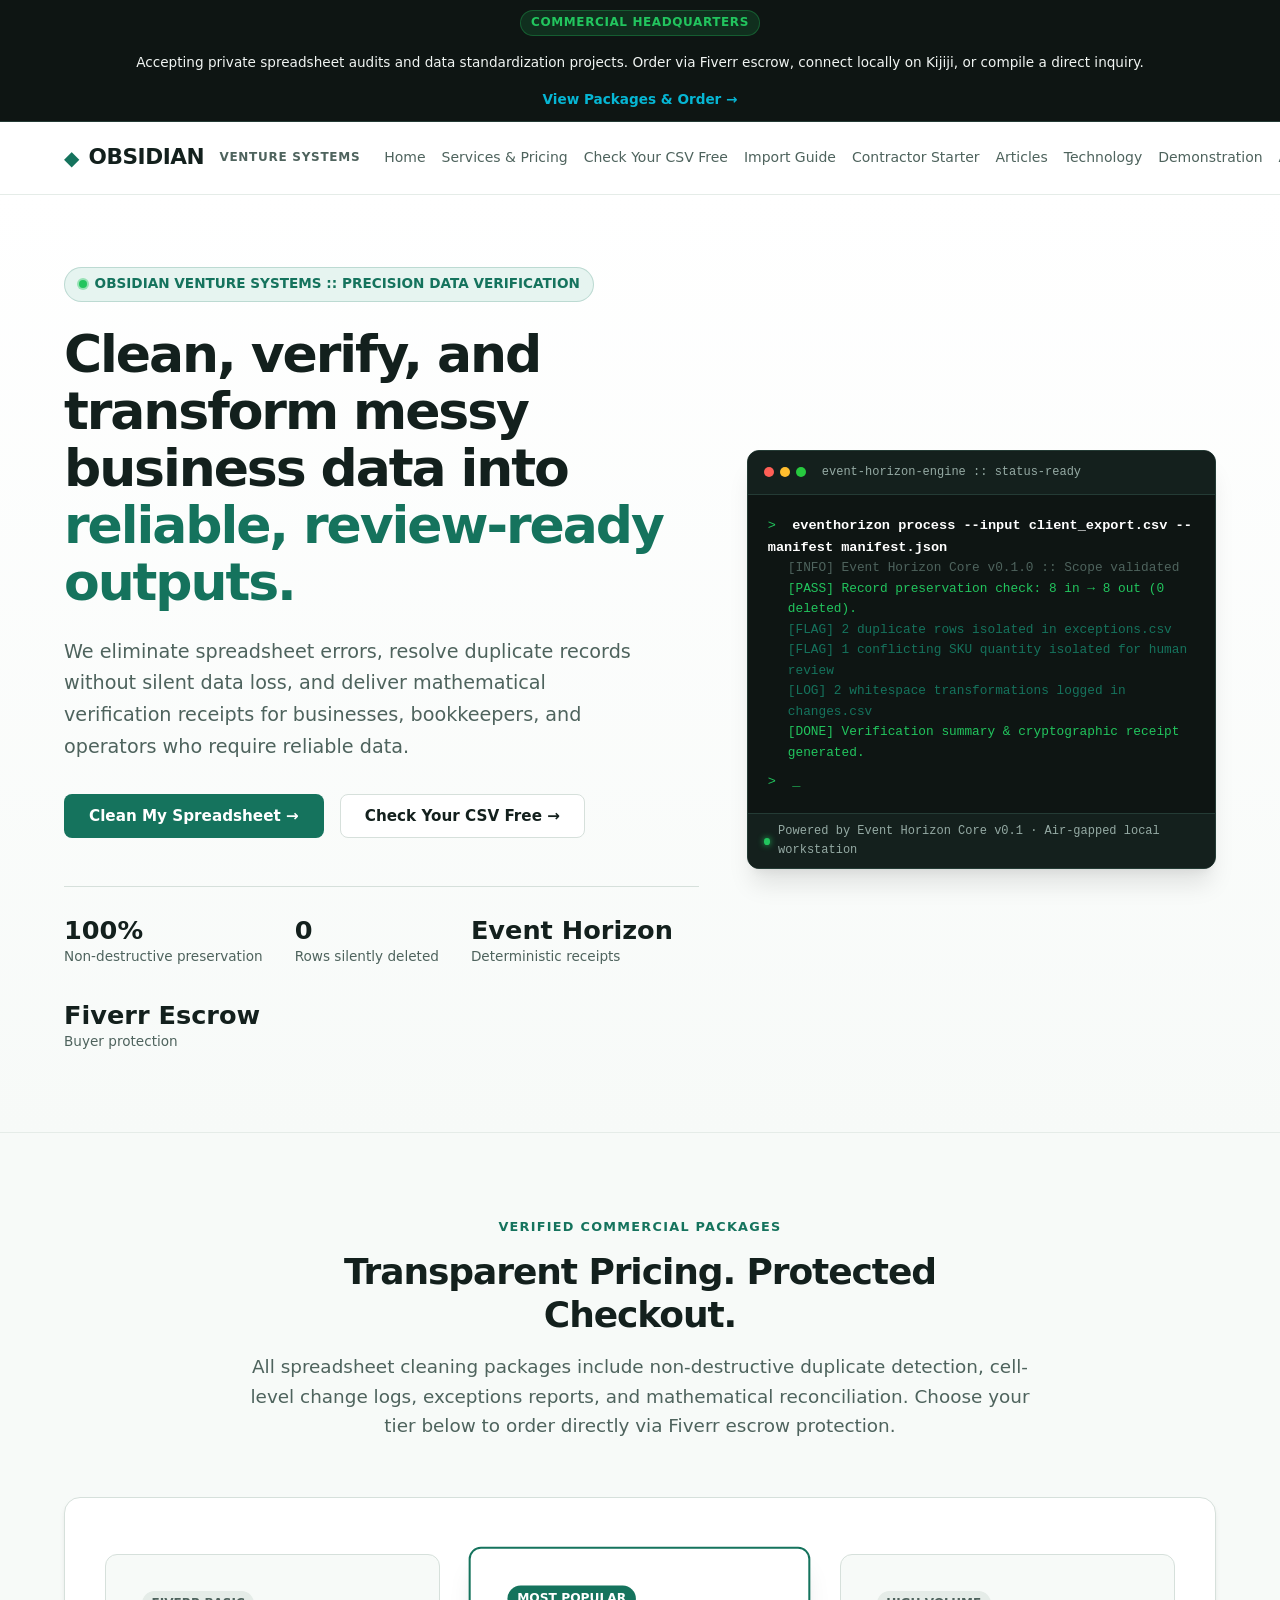
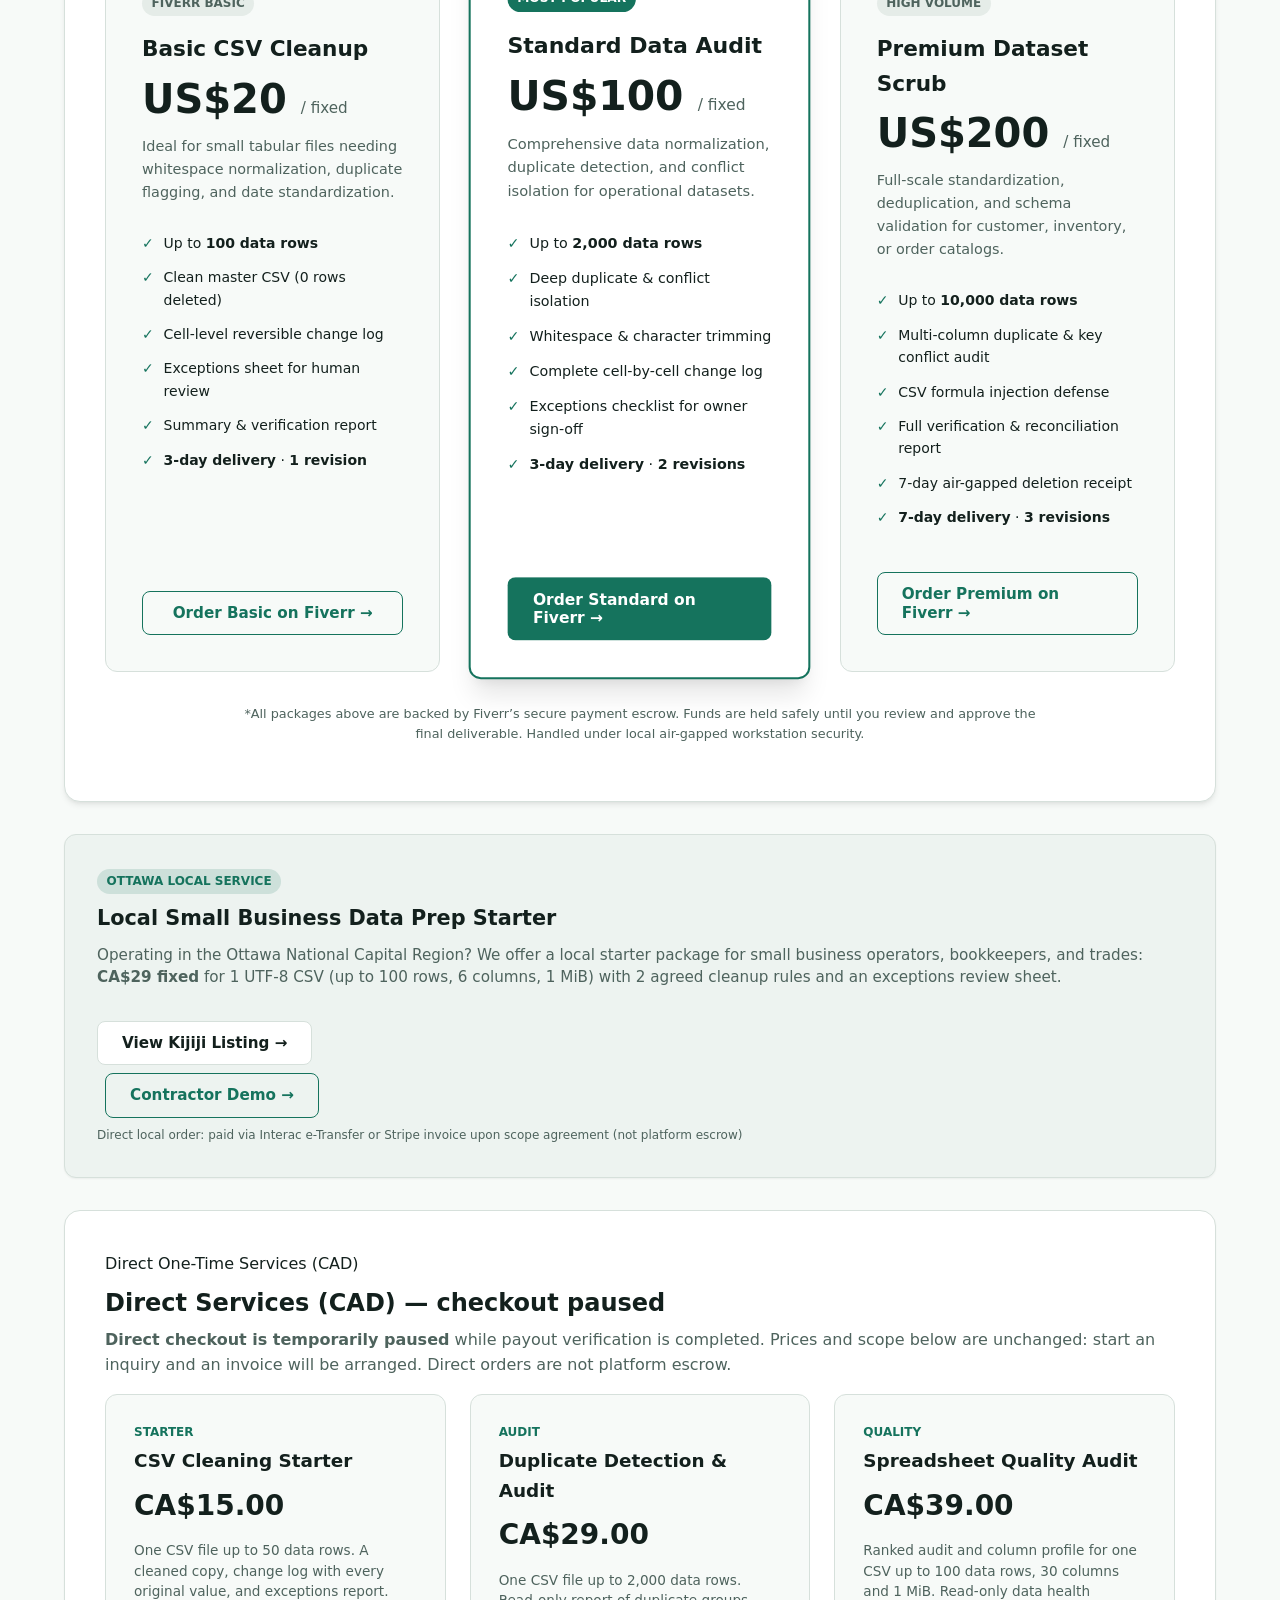
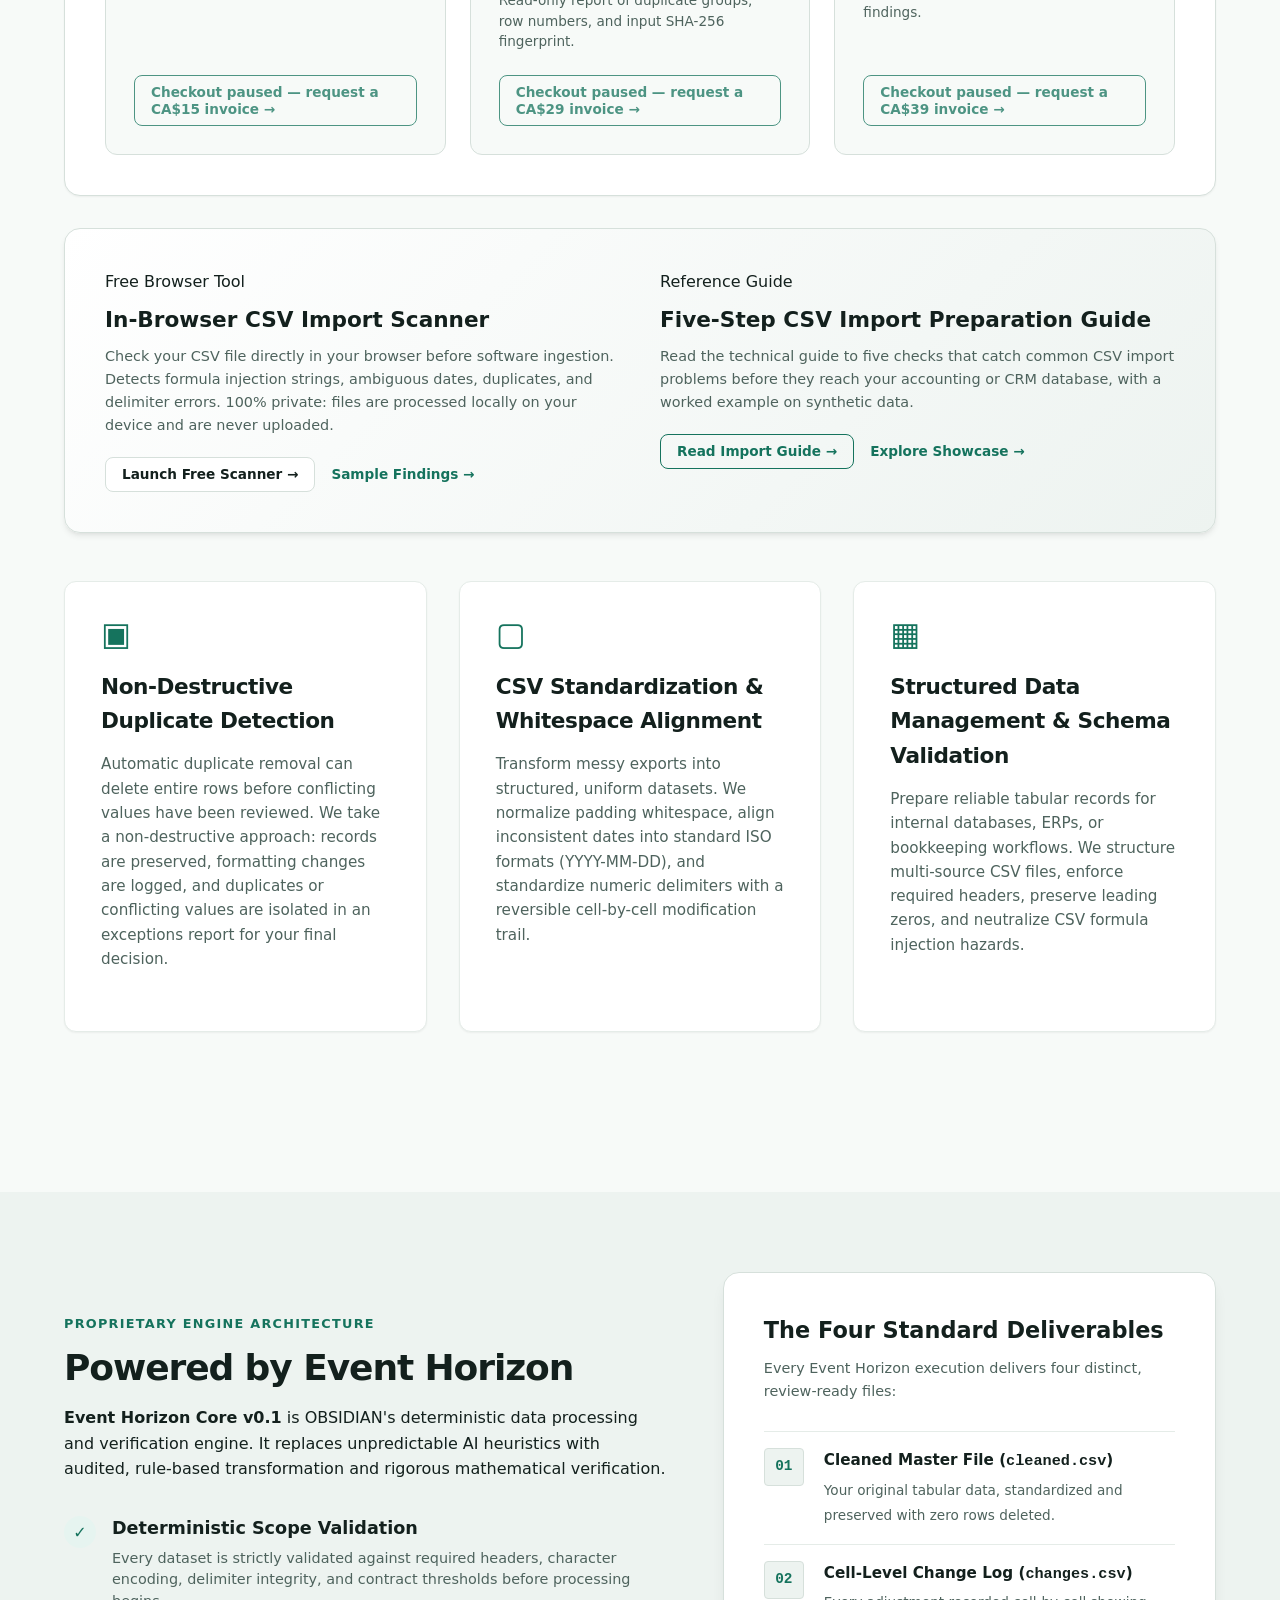
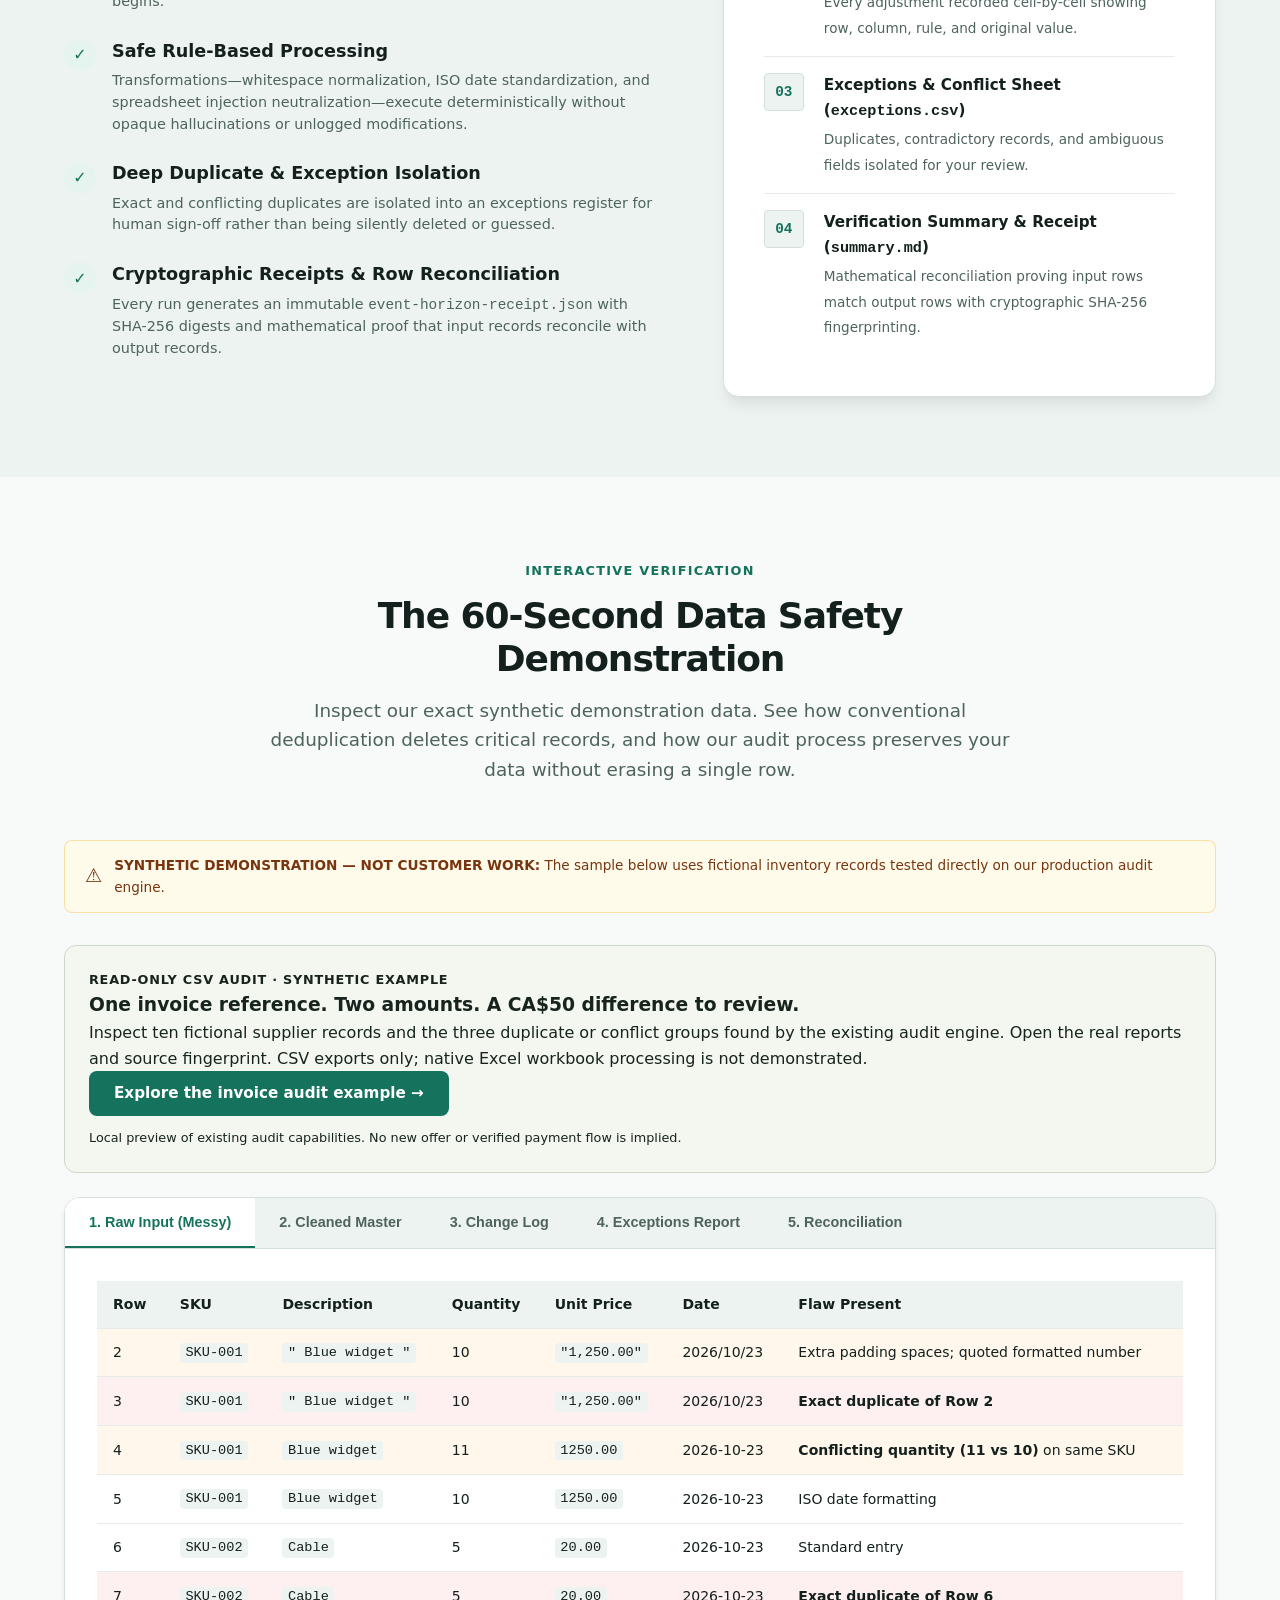
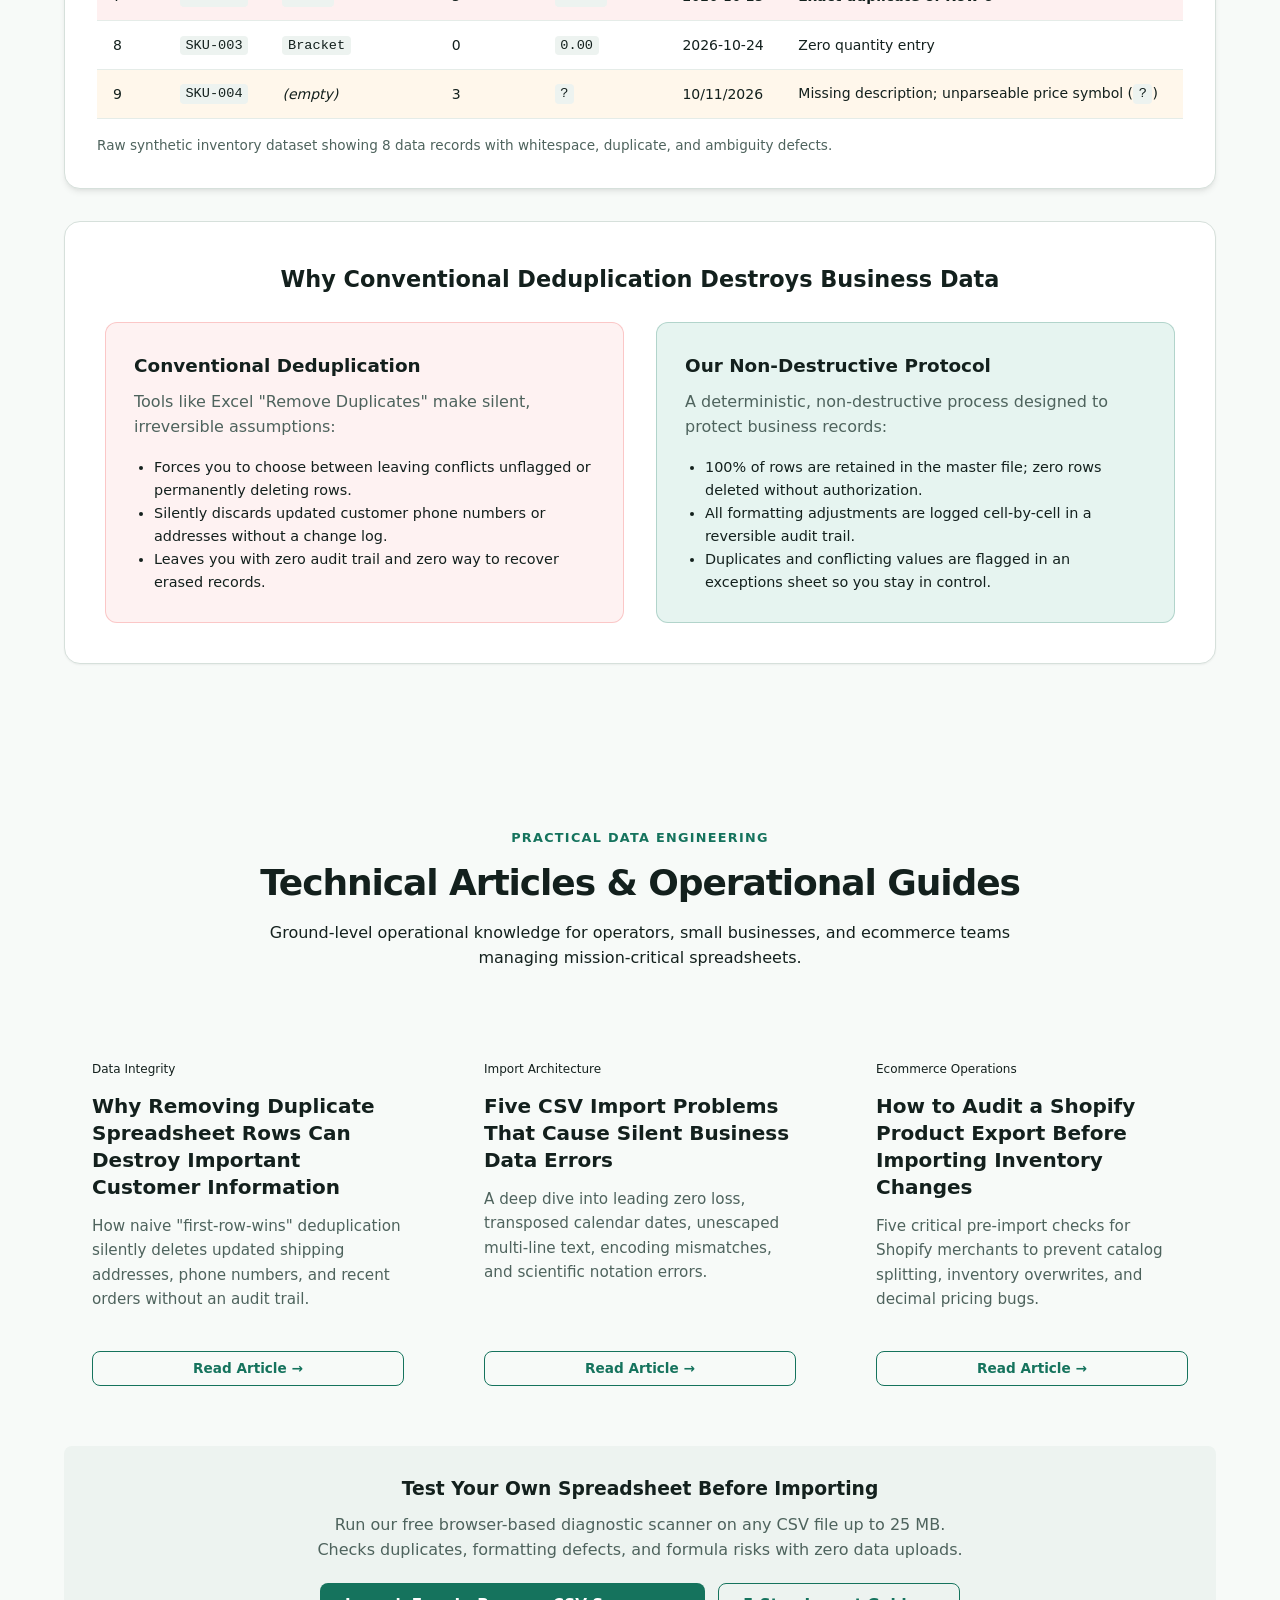
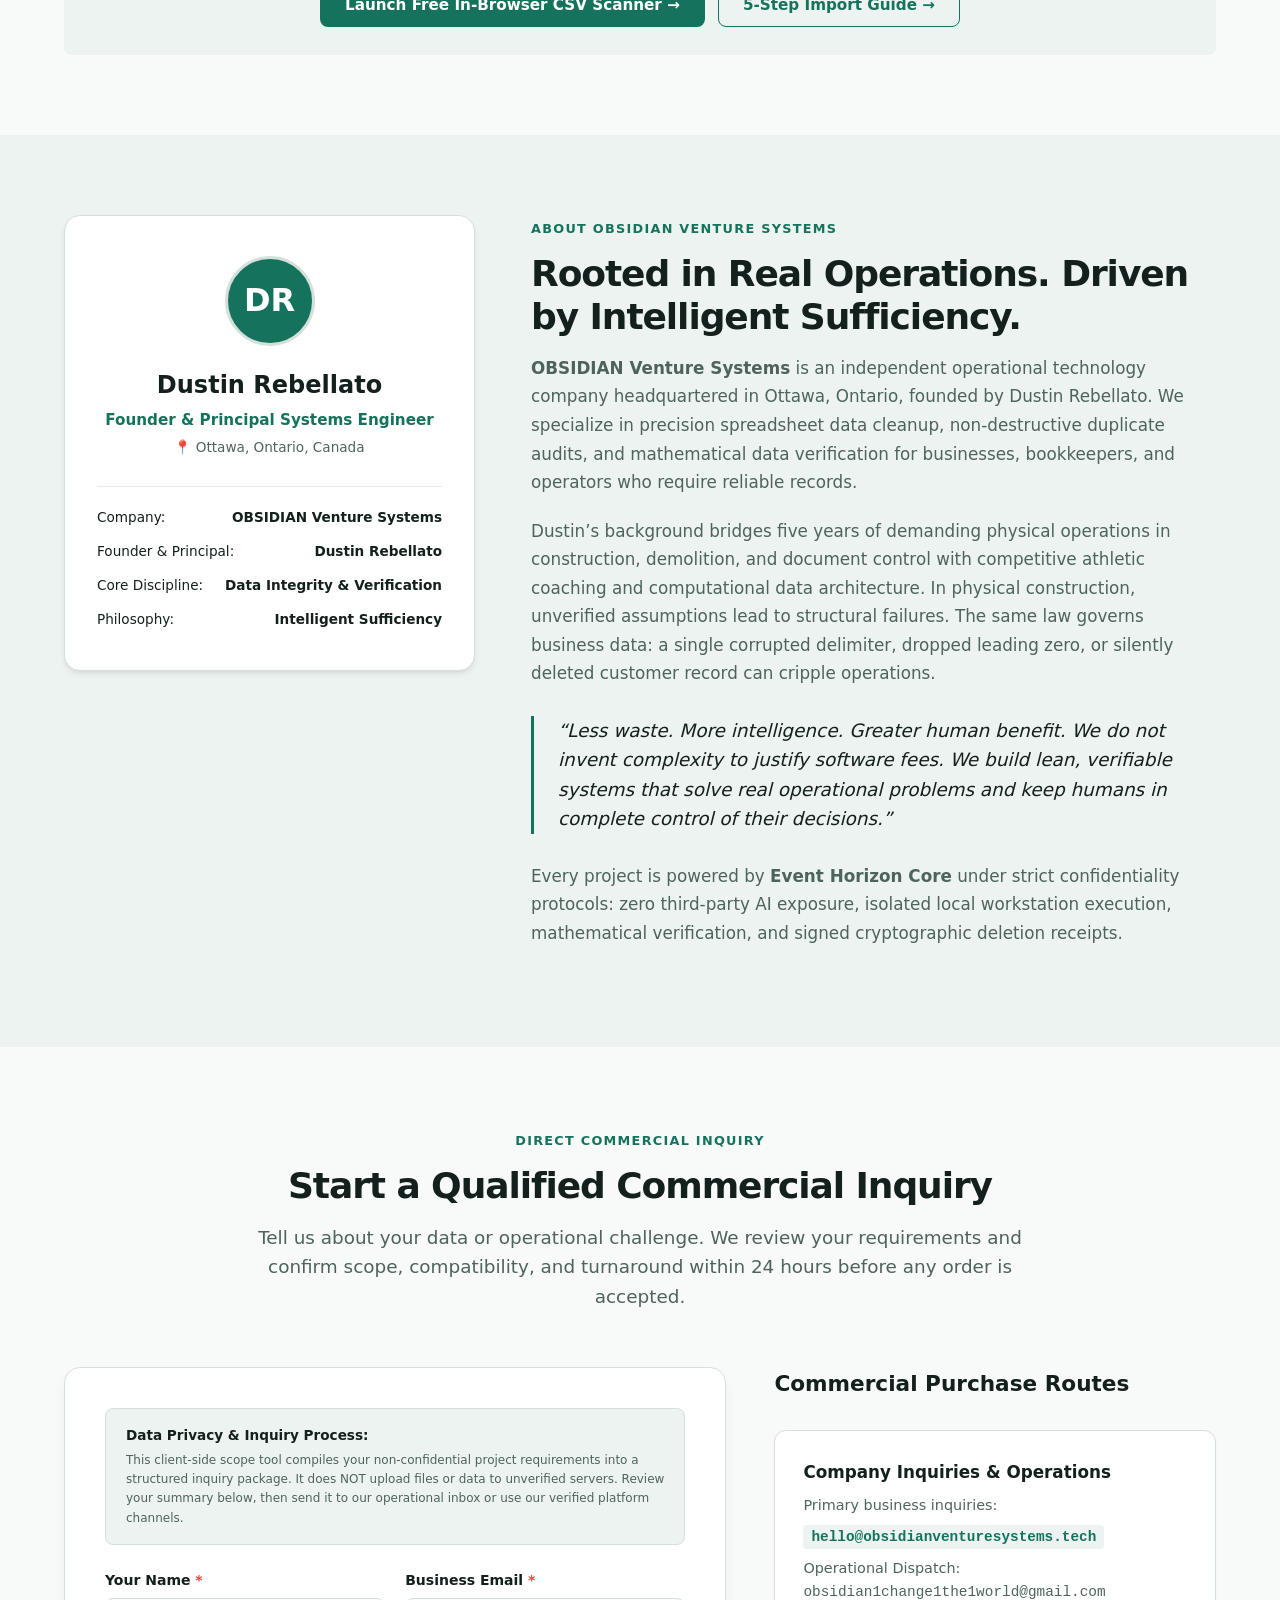
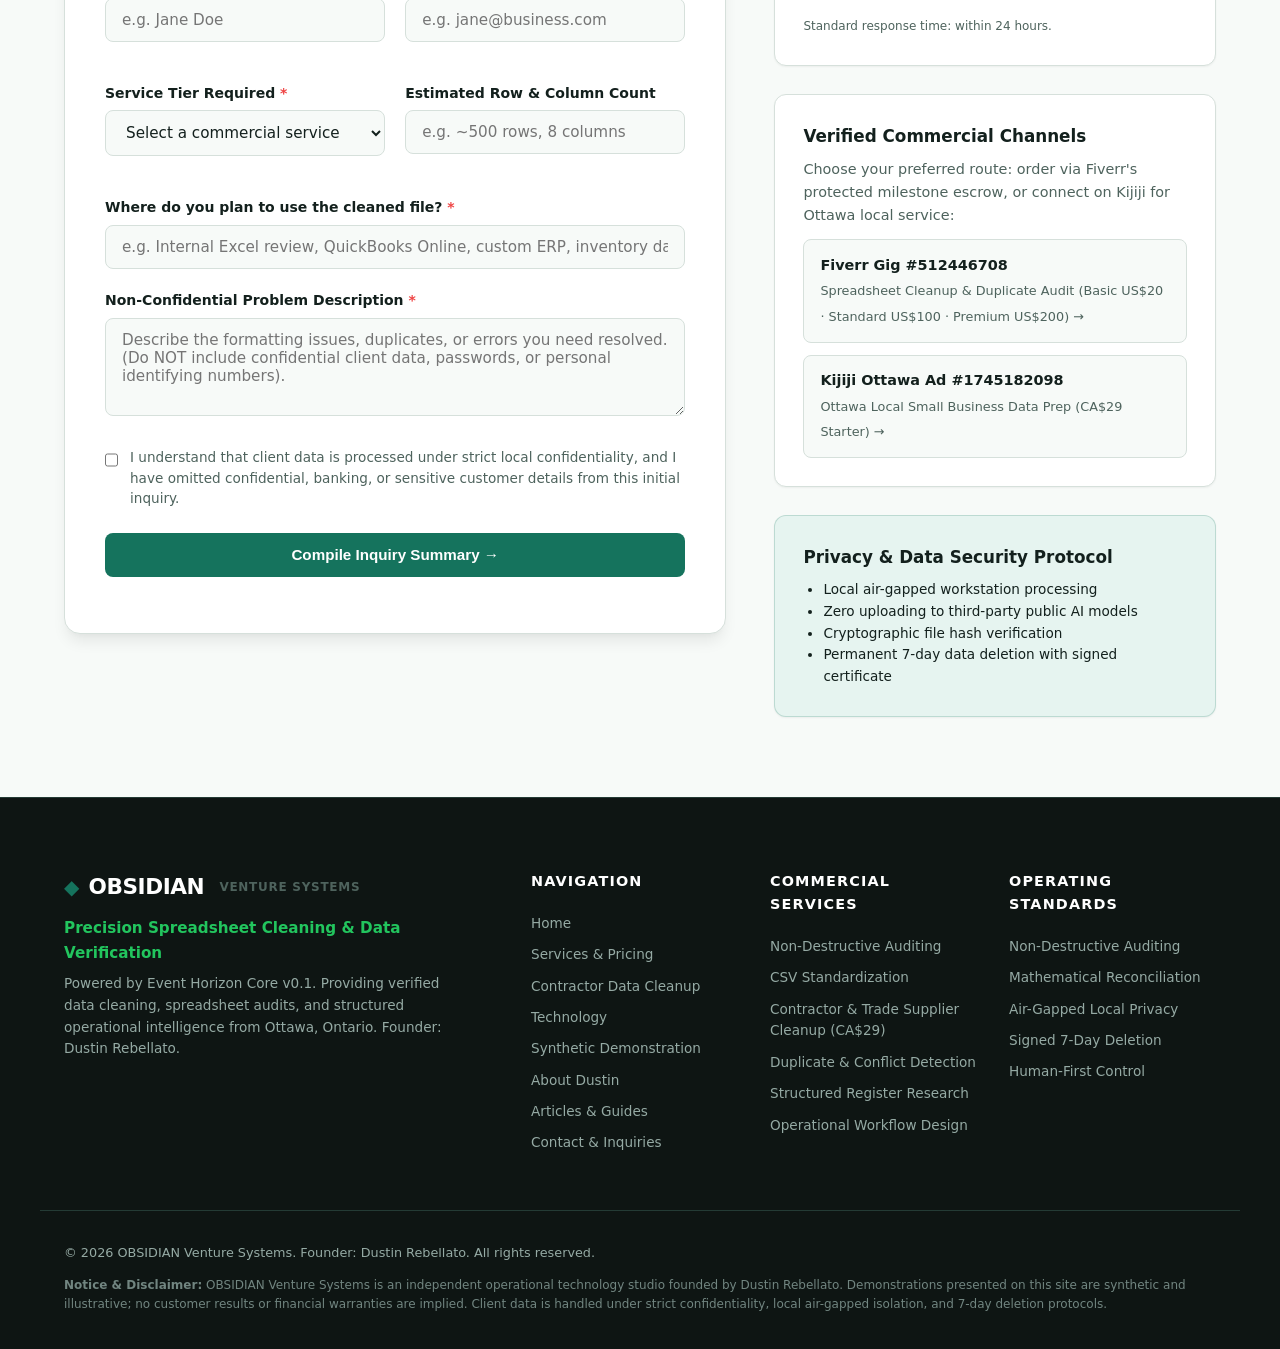
<file: index.html>
<!DOCTYPE html>
<html lang="en">
<head>
  <meta charset="utf-8">
  <meta name="viewport" content="width=device-width, initial-scale=1">
  <title>OBSIDIAN Venture Systems — Precision Spreadsheet Cleaning &amp; Data Verification</title>
  <meta name="description" content="Clean, verify, and transform messy business data into reliable, review-ready outputs. Deterministic spreadsheet cleanup, duplicate audits, and verification powered by Event Horizon.">
  <link rel="stylesheet" href="style.css">
  <link rel="icon" href="data:image/svg+xml,<svg xmlns='http://www.w3.org/2000/svg' viewBox='0 0 100 100'><polygon points='50,10 90,50 50,90 10,50' fill='%23176b58'/></svg>">
  <link rel="canonical" href="https://obsidianventuresystems.tech/">
  <meta property="og:title" content="OBSIDIAN Venture Systems — Precision Spreadsheet Cleaning &amp; Data Verification">
  <meta property="og:description" content="Clean, verify, and transform messy business data into reliable, review-ready outputs. Deterministic spreadsheet cleanup, duplicate audits, and verification powered by Event Horizon.">
  <meta property="og:url" content="https://obsidianventuresystems.tech/">
  <meta property="og:type" content="website">
  <meta property="og:image" content="https://obsidianventuresystems.tech/showcase/media/promo-thumbnail.png">
  <meta property="og:site_name" content="OBSIDIAN Venture Systems">
  <meta name="twitter:card" content="summary_large_image">
  <meta name="twitter:title" content="OBSIDIAN Venture Systems — Precision Spreadsheet Cleaning &amp; Data Verification">
  <meta name="twitter:description" content="Clean, verify, and transform messy business data into reliable, review-ready outputs. Deterministic spreadsheet cleanup, duplicate audits, and verification powered by Event Horizon.">
  <meta name="twitter:image" content="https://obsidianventuresystems.tech/showcase/media/promo-thumbnail.png">
  <script type="application/ld+json">
  {
    "@context": "https://schema.org",
    "@type": "ProfessionalService",
    "name": "OBSIDIAN Venture Systems",
    "url": "https://obsidianventuresystems.tech/",
    "image": "https://obsidianventuresystems.tech/showcase/media/promo-thumbnail.png",
    "description": "Clean, verify, and transform messy business data into reliable, review-ready outputs. Deterministic spreadsheet cleanup, duplicate audits, and verification powered by Event Horizon.",
    "founder": {
      "@type": "Person",
      "name": "Dustin Rebellato",
      "jobTitle": "Founder & Principal Systems Engineer",
      "address": {
        "@type": "PostalAddress",
        "addressLocality": "Ottawa",
        "addressRegion": "ON",
        "addressCountry": "CA"
      }
    },
    "address": {
      "@type": "PostalAddress",
      "addressLocality": "Ottawa",
      "addressRegion": "ON",
      "addressCountry": "CA"
    },
    "areaServed": ["Ottawa", "Gatineau", "Canada", "Worldwide"],
    "knowsAbout": [
      "Spreadsheet Data Cleanup",
      "Non-Destructive Duplicate Detection",
      "CSV Format Standardization",
      "RFC 4180 Compliance",
      "Shopify Product Import Auditing",
      "ERP Data Migration"
    ],
    "hasOfferCatalog": {
      "@type": "OfferCatalog",
      "name": "Data Integrity & Cleaning Services",
      "itemListElement": [
        {
          "@type": "Offer",
          "name": "CSV Cleaning Starter (Fiverr Basic)",
          "price": "20.00",
          "priceCurrency": "USD",
          "url": "https://www.fiverr.com/dustinrebellato/clean-standardise-and-flag-your-spreadsheet-with-a-verified-report"
        },
        {
          "@type": "Offer",
          "name": "Ottawa Local Small Business Starter",
          "price": "29.00",
          "priceCurrency": "CAD",
          "url": "https://www.kijiji.ca/v-buy-sell-other/ottawa/excel-&-csv-cleanup-duplicates-formatting-&-import-problems/1745182098"
        },
        {
          "@type": "Offer",
          "name": "Direct Stripe Duplicate Detection & Audit",
          "price": "29.00",
          "priceCurrency": "CAD",
          "availability": "https://schema.org/OutOfStock",
          "url": "https://buy.stripe.com/14A5kw1Gf1Eq1BZcnv04801?client_reference_id=guide-page"
        }
      ]
    },
    "sameAs": [
      "https://www.fiverr.com/dustinrebellato/clean-standardise-and-flag-your-spreadsheet-with-a-verified-report",
      "https://www.kijiji.ca/v-buy-sell-other/ottawa/excel-&-csv-cleanup-duplicates-formatting-&-import-problems/1745182098"
    ]
  }
  </script>
</head>
<body>
  <a class="skip-link" href="#main-content">Skip to main content</a>

  <!-- Top Announcement Bar -->
  <aside class="announcement-bar">
    <div class="container announcement-inner">
      <span class="badge">Commercial Headquarters</span>
      <p>Accepting private spreadsheet audits and data standardization projects. Order via Fiverr escrow, connect locally on Kijiji, or compile a direct inquiry.</p>
      <a href="#services" class="announcement-link">View Packages &amp; Order &rarr;</a>
    </div>
  </aside>

  <!-- Navigation -->
  <header class="site-header">
    <div class="container header-inner">
      <a href="#home" class="brand-link" aria-label="OBSIDIAN Venture Systems">
        <span class="brand-glyph" aria-hidden="true">&#9670;</span>
        <span class="brand-name">OBSIDIAN</span>
        <span class="brand-sub" style="font-size:0.75rem; letter-spacing:0.06em; color:var(--text-muted); margin-left:0.35rem; font-weight:700;">VENTURE SYSTEMS</span>
      </a>

      <button class="nav-toggle" id="navToggle" aria-expanded="false" aria-controls="siteNav" aria-label="Toggle navigation menu">
        <span class="hamburger"></span>
      </button>

      <nav class="site-nav" id="siteNav">
        <ul class="nav-list">
          <li><a href="#home" class="nav-link active">Home</a></li>
          <li><a href="#services" class="nav-link">Services &amp; Pricing</a></li>
          <li><a href="scanner/" class="nav-link">Check Your CSV Free</a></li>
          <li><a href="csv-import-guide.html" class="nav-link">Import Guide</a></li>
          <li><a href="contractors.html" class="nav-link">Contractor Starter</a></li>
          <li><a href="#articles" class="nav-link">Articles</a></li>
          <li><a href="#technology" class="nav-link">Technology</a></li>
          <li><a href="#demonstrations" class="nav-link">Demonstration</a></li>
          <li><a href="#about" class="nav-link">About</a></li>
          <li><a href="#contact" class="btn btn-sm btn-primary">Start Inquiry</a></li>
        </ul>
      </nav>
    </div>
  </header>

  <main id="main-content">
    <!-- Hero Section -->
    <section class="hero-section" id="home">
      <div class="container hero-grid">
        <div class="hero-content">
          <div class="eyebrow-tag">
            <span class="pulse-dot"></span>
            OBSIDIAN VENTURE SYSTEMS :: PRECISION DATA VERIFICATION
          </div>
          <h1 class="hero-title">
            Clean, verify, and transform messy business data into <span class="text-accent">reliable, review-ready outputs.</span>
          </h1>
          <p class="hero-lead">
            We eliminate spreadsheet errors, resolve duplicate records without silent data loss, and deliver mathematical verification receipts for businesses, bookkeepers, and operators who require reliable data.
          </p>
          <div class="hero-cta-group">
            <a href="#services" class="btn btn-primary">Clean My Spreadsheet &rarr;</a>
            <a href="scanner/" class="btn btn-secondary">Check Your CSV Free &rarr;</a>
          </div>
          <div class="hero-proof-strip">
            <div class="proof-item">
              <strong class="proof-number">100%</strong>
              <span class="proof-label">Non-destructive preservation</span>
            </div>
            <div class="proof-item">
              <strong class="proof-number">0</strong>
              <span class="proof-label">Rows silently deleted</span>
            </div>
            <div class="proof-item">
              <strong class="proof-number">Event Horizon</strong>
              <span class="proof-label">Deterministic receipts</span>
            </div>
            <div class="proof-item">
              <strong class="proof-number">Fiverr Escrow</strong>
              <span class="proof-label">Buyer protection</span>
            </div>
          </div>
        </div>

        <div class="hero-card">
          <div class="terminal-card">
            <div class="terminal-header">
              <div class="window-buttons">
                <span class="dot red"></span>
                <span class="dot yellow"></span>
                <span class="dot green"></span>
              </div>
              <span class="terminal-title">event-horizon-engine :: status-ready</span>
            </div>
            <div class="terminal-body">
              <div class="code-line"><span class="cmd-prompt">&gt;</span> <span class="cmd-text">eventhorizon process --input client_export.csv --manifest manifest.json</span></div>
              <div class="code-output text-muted">[INFO] Event Horizon Core v0.1.0 :: Scope validated</div>
              <div class="code-output text-success">[PASS] Record preservation check: 8 in &rarr; 8 out (0 deleted).</div>
              <div class="code-output text-accent">[FLAG] 2 duplicate rows isolated in exceptions.csv</div>
              <div class="code-output text-accent">[FLAG] 1 conflicting SKU quantity isolated for human review</div>
              <div class="code-output text-accent">[LOG]  2 whitespace transformations logged in changes.csv</div>
              <div class="code-output text-success">[DONE] Verification summary &amp; cryptographic receipt generated.</div>
              <div class="code-line mt-2"><span class="cmd-prompt">&gt;</span> <span class="cmd-cursor">_</span></div>
            </div>
            <div class="terminal-footer">
              <span class="status-indicator online"></span> Powered by Event Horizon Core v0.1 · Air-gapped local workstation
            </div>
          </div>
        </div>
      </div>
    </section>

    <!-- Services & Pricing Section -->
    <section class="services-section section-padding" id="services">
      <div class="container">
        <div class="section-header text-center">
          <span class="section-eyebrow">Verified Commercial Packages</span>
          <h2 class="section-title">Transparent Pricing. Protected Checkout.</h2>
          <p class="section-lead">
            All spreadsheet cleaning packages include non-destructive duplicate detection, cell-level change logs, exceptions reports, and mathematical reconciliation. Choose your tier below to order directly via Fiverr escrow protection.
          </p>
        </div>

        <!-- Fiverr Verified Packages -->
        <div class="packages-block">
          <div class="packages-grid">
            <!-- Basic Package -->
            <div class="package-card">
              <span class="package-tag">Fiverr Basic</span>
              <h4 class="package-name">Basic CSV Cleanup</h4>
              <div class="package-price">US$20 <span class="price-type">/ fixed</span></div>
              <p class="package-desc">Ideal for small tabular files needing whitespace normalization, duplicate flagging, and date standardization.</p>
              <ul class="package-checklist">
                <li>Up to <strong>100 data rows</strong></li>
                <li>Clean master CSV (0 rows deleted)</li>
                <li>Cell-level reversible change log</li>
                <li>Exceptions sheet for human review</li>
                <li>Summary &amp; verification report</li>
                <li><strong>3-day delivery</strong> · <strong>1 revision</strong></li>
              </ul>
              <a href="https://www.fiverr.com/dustinrebellato/clean-standardise-and-flag-your-spreadsheet-with-a-verified-report" target="_blank" rel="noopener noreferrer" class="btn btn-outline btn-block">Order Basic on Fiverr &rarr;</a>
            </div>

            <!-- Standard Package -->
            <div class="package-card featured-package">
              <span class="package-tag featured-tag">Most Popular</span>
              <h4 class="package-name">Standard Data Audit</h4>
              <div class="package-price">US$100 <span class="price-type">/ fixed</span></div>
              <p class="package-desc">Comprehensive data normalization, duplicate detection, and conflict isolation for operational datasets.</p>
              <ul class="package-checklist">
                <li>Up to <strong>2,000 data rows</strong></li>
                <li>Deep duplicate &amp; conflict isolation</li>
                <li>Whitespace &amp; character trimming</li>
                <li>Complete cell-by-cell change log</li>
                <li>Exceptions checklist for owner sign-off</li>
                <li><strong>3-day delivery</strong> · <strong>2 revisions</strong></li>
              </ul>
              <a href="https://www.fiverr.com/dustinrebellato/clean-standardise-and-flag-your-spreadsheet-with-a-verified-report" target="_blank" rel="noopener noreferrer" class="btn btn-primary btn-block">Order Standard on Fiverr &rarr;</a>
            </div>

            <!-- Premium Package -->
            <div class="package-card">
              <span class="package-tag">High Volume</span>
              <h4 class="package-name">Premium Dataset Scrub</h4>
              <div class="package-price">US$200 <span class="price-type">/ fixed</span></div>
              <p class="package-desc">Full-scale standardization, deduplication, and schema validation for customer, inventory, or order catalogs.</p>
              <ul class="package-checklist">
                <li>Up to <strong>10,000 data rows</strong></li>
                <li>Multi-column duplicate &amp; key conflict audit</li>
                <li>CSV formula injection defense</li>
                <li>Full verification &amp; reconciliation report</li>
                <li>7-day air-gapped deletion receipt</li>
                <li><strong>7-day delivery</strong> · <strong>3 revisions</strong></li>
              </ul>
              <a href="https://www.fiverr.com/dustinrebellato/clean-standardise-and-flag-your-spreadsheet-with-a-verified-report" target="_blank" rel="noopener noreferrer" class="btn btn-outline btn-block">Order Premium on Fiverr &rarr;</a>
            </div>
          </div>
          
          <div class="packages-footer text-center mt-3">
            <p class="packages-disclaimer">
              *All packages above are backed by Fiverr’s secure payment escrow. Funds are held safely until you review and approve the final deliverable. Handled under local air-gapped workstation security.
            </p>
          </div>
        </div>

        <!-- Separate Ottawa Local Service Option -->
        <div class="local-service-card mt-4">
          <div class="local-service-inner">
            <div class="local-service-content">
              <span class="badge-local">Ottawa Local Service</span>
              <h3>Local Small Business Data Prep Starter</h3>
              <p>
                Operating in the Ottawa National Capital Region? We offer a local starter package for small business operators, bookkeepers, and trades: <strong>CA$29 fixed</strong> for 1 UTF-8 CSV (up to 100 rows, 6 columns, 1 MiB) with 2 agreed cleanup rules and an exceptions review sheet.
              </p>
            </div>
            <div class="local-service-action">
              <a href="https://www.kijiji.ca/v-buy-sell-other/ottawa/excel-&-csv-cleanup-duplicates-formatting-&-import-problems/1745182098" target="_blank" rel="noopener noreferrer" class="btn btn-secondary">View Kijiji Listing &rarr;</a>
              <a href="contractors.html" class="btn btn-outline" style="margin-left:0.5rem;">Contractor Demo &rarr;</a>
              <span class="local-payment-note">Direct local order: paid via Interac e-Transfer or Stripe invoice upon scope agreement (not platform escrow)</span>
            </div>
          </div>
        </div>

        <!-- Direct Stripe Checkout One-Time Services -->
        <div class="stripe-services-block mt-4">
          <div class="stripe-header">
            <span class="badge">Direct One-Time Services (CAD)</span>
            <h3>Direct Services (CAD) &mdash; checkout paused</h3>
            <p class="text-muted"><strong>Direct checkout is temporarily paused</strong> while payout verification is completed. Prices and scope below are unchanged: start an inquiry and an invoice will be arranged. Direct orders are not platform escrow.</p>
          </div>
          <div class="stripe-grid mt-3">
            <div class="stripe-card">
              <span class="stripe-tier">Starter</span>
              <h4>CSV Cleaning Starter</h4>
              <div class="stripe-price">CA$15.00</div>
              <p>One CSV file up to 50 data rows. A cleaned copy, change log with every original value, and exceptions report.</p>
              <a href="#contact" class="btn btn-outline btn-sm btn-block btn-paused" style="opacity:.75" data-stripe-checkout="https://buy.stripe.com/3cI5kw4Sr1Eq6Wj3QZ04800?client_reference_id=guide-page" data-stripe-state="paused-payout-verification">Checkout paused &mdash; request a CA$15 invoice &rarr;</a>
            </div>
            <div class="stripe-card">
              <span class="stripe-tier">Audit</span>
              <h4>Duplicate Detection &amp; Audit</h4>
              <div class="stripe-price">CA$29.00</div>
              <p>One CSV file up to 2,000 data rows. Read-only report of duplicate groups, row numbers, and input SHA-256 fingerprint.</p>
              <a href="#contact" class="btn btn-outline btn-sm btn-block btn-paused" style="opacity:.75" data-stripe-checkout="https://buy.stripe.com/14A5kw1Gf1Eq1BZcnv04801?client_reference_id=guide-page" data-stripe-state="paused-payout-verification">Checkout paused &mdash; request a CA$29 invoice &rarr;</a>
            </div>
            <div class="stripe-card">
              <span class="stripe-tier">Quality</span>
              <h4>Spreadsheet Quality Audit</h4>
              <div class="stripe-price">CA$39.00</div>
              <p>Ranked audit and column profile for one CSV up to 100 data rows, 30 columns and 1 MiB. Read-only data health findings.</p>
              <a href="#contact" class="btn btn-outline btn-sm btn-block btn-paused" style="opacity:.75" data-stripe-checkout="https://buy.stripe.com/3cIcMY70zaaW6Wjcnv04802?client_reference_id=guide-page" data-stripe-state="paused-payout-verification">Checkout paused &mdash; request a CA$39 invoice &rarr;</a>
            </div>
          </div>
        </div>

        <!-- Free Scanner & Guide Tools Block -->
        <div class="tools-banner-card mt-4">
          <div class="tools-banner-grid">
            <div class="tools-banner-col">
              <span class="badge">Free Browser Tool</span>
              <h3>In-Browser CSV Import Scanner</h3>
              <p>Check your CSV file directly in your browser before software ingestion. Detects formula injection strings, ambiguous dates, duplicates, and delimiter errors. 100% private: files are processed locally on your device and are never uploaded.</p>
              <div class="tools-links mt-2">
                <a href="scanner/" class="btn btn-secondary btn-sm">Launch Free Scanner &rarr;</a>
                <a href="scanner/csv-import-problems.html" class="link-subtle">Sample Findings &rarr;</a>
              </div>
            </div>
            <div class="tools-banner-col">
              <span class="badge">Reference Guide</span>
              <h3>Five-Step CSV Import Preparation Guide</h3>
              <p>Read the technical guide to five checks that catch common CSV import problems before they reach your accounting or CRM database, with a worked example on synthetic data.</p>
              <div class="tools-links mt-2">
                <a href="csv-import-guide.html" class="btn btn-outline btn-sm">Read Import Guide &rarr;</a>
                <a href="showcase/" class="link-subtle">Explore Showcase &rarr;</a>
              </div>
            </div>
          </div>
        </div>

        <!-- Capabilities Breakdown -->
        <div class="services-grid mt-5">
          <article class="service-card">
            <div class="service-icon">&#9635;</div>
            <h3 class="service-title">Non-Destructive Duplicate Detection</h3>
            <p class="service-desc">
              Automatic duplicate removal can delete entire rows before conflicting values have been reviewed. We take a non-destructive approach: records are preserved, formatting changes are logged, and duplicates or conflicting values are isolated in an exceptions report for your final decision.
            </p>
          </article>

          <article class="service-card">
            <div class="service-icon">&#9634;</div>
            <h3 class="service-title">CSV Standardization &amp; Whitespace Alignment</h3>
            <p class="service-desc">
              Transform messy exports into structured, uniform datasets. We normalize padding whitespace, align inconsistent dates into standard ISO formats (YYYY-MM-DD), and standardize numeric delimiters with a reversible cell-by-cell modification trail.
            </p>
          </article>

          <article class="service-card">
            <div class="service-icon">&#9638;</div>
            <h3 class="service-title">Structured Data Management &amp; Schema Validation</h3>
            <p class="service-desc">
              Prepare reliable tabular records for internal databases, ERPs, or bookkeeping workflows. We structure multi-source CSV files, enforce required headers, preserve leading zeros, and neutralize CSV formula injection hazards.
            </p>
          </article>
        </div>
      </div>
    </section>

    <!-- Technology Section -->
    <section class="technology-section section-padding bg-alt" id="technology">
      <div class="container">
        <div class="technology-grid">
          <div class="technology-content">
            <span class="section-eyebrow">Proprietary Engine Architecture</span>
            <h2 class="section-title">Powered by Event Horizon</h2>
            <p class="lead">
              <strong>Event Horizon Core v0.1</strong> is OBSIDIAN's deterministic data processing and verification engine. It replaces unpredictable AI heuristics with audited, rule-based transformation and rigorous mathematical verification.
            </p>

            <div class="tech-points">
              <div class="tech-point">
                <div class="tech-point-icon">&#10003;</div>
                <div class="tech-point-body">
                  <h4>Deterministic Scope Validation</h4>
                  <p>Every dataset is strictly validated against required headers, character encoding, delimiter integrity, and contract thresholds before processing begins.</p>
                </div>
              </div>

              <div class="tech-point">
                <div class="tech-point-icon">&#10003;</div>
                <div class="tech-point-body">
                  <h4>Safe Rule-Based Processing</h4>
                  <p>Transformations—whitespace normalization, ISO date standardization, and spreadsheet injection neutralization—execute deterministically without opaque hallucinations or unlogged modifications.</p>
                </div>
              </div>

              <div class="tech-point">
                <div class="tech-point-icon">&#10003;</div>
                <div class="tech-point-body">
                  <h4>Deep Duplicate &amp; Exception Isolation</h4>
                  <p>Exact and conflicting duplicates are isolated into an exceptions register for human sign-off rather than being silently deleted or guessed.</p>
                </div>
              </div>

              <div class="tech-point">
                <div class="tech-point-icon">&#10003;</div>
                <div class="tech-point-body">
                  <h4>Cryptographic Receipts &amp; Row Reconciliation</h4>
                  <p>Every run generates an immutable <code>event-horizon-receipt.json</code> with SHA-256 digests and mathematical proof that input records reconcile with output records.</p>
                </div>
              </div>
            </div>
          </div>

          <div class="technology-outputs">
            <div class="outputs-card">
              <h3 class="outputs-title">The Four Standard Deliverables</h3>
              <p class="outputs-sub">Every Event Horizon execution delivers four distinct, review-ready files:</p>

              <div class="output-item">
                <div class="output-file-badge">01</div>
                <div class="output-file-info">
                  <strong>Cleaned Master File (<code>cleaned.csv</code>)</strong>
                  <span>Your original tabular data, standardized and preserved with zero rows deleted.</span>
                </div>
              </div>

              <div class="output-item">
                <div class="output-file-badge">02</div>
                <div class="output-file-info">
                  <strong>Cell-Level Change Log (<code>changes.csv</code>)</strong>
                  <span>Every adjustment recorded cell-by-cell showing row, column, rule, and original value.</span>
                </div>
              </div>

              <div class="output-item">
                <div class="output-file-badge">03</div>
                <div class="output-file-info">
                  <strong>Exceptions &amp; Conflict Sheet (<code>exceptions.csv</code>)</strong>
                  <span>Duplicates, contradictory records, and ambiguous fields isolated for your review.</span>
                </div>
              </div>

              <div class="output-item">
                <div class="output-file-badge">04</div>
                <div class="output-file-info">
                  <strong>Verification Summary &amp; Receipt (<code>summary.md</code>)</strong>
                  <span>Mathematical reconciliation proving input rows match output rows with cryptographic SHA-256 fingerprinting.</span>
                </div>
              </div>
            </div>
          </div>
        </div>
      </div>
    </section>

    <!-- Synthetic Demonstrations Section -->
    <section class="demonstrations-section section-padding" id="demonstrations">
      <div class="container">
        <div class="section-header text-center">
          <span class="section-eyebrow">Interactive Verification</span>
          <h2 class="section-title">The 60-Second Data Safety Demonstration</h2>
          <p class="section-lead">
            Inspect our exact synthetic demonstration data. See how conventional deduplication deletes critical records, and how our audit process preserves your data without erasing a single row.
          </p>
        </div>

        <div class="synthetic-notice-banner">
          <span class="notice-icon">&#9888;</span>
          <span class="notice-text"><strong>SYNTHETIC DEMONSTRATION — NOT CUSTOMER WORK:</strong> The sample below uses fictional inventory records tested directly on our production audit engine.</span>
        </div>

        <aside aria-labelledby="invoice-audit-demo-title" style="margin:24px 0;padding:24px;border:1px solid #cbd7c9;border-radius:12px;background:#f3f7ef;color:#17241e">
          <p style="font-size:0.8rem;font-weight:700;letter-spacing:0.06em">READ-ONLY CSV AUDIT · SYNTHETIC EXAMPLE</p>
          <h3 id="invoice-audit-demo-title">One invoice reference. Two amounts. A CA$50 difference to review.</h3>
          <p>Inspect ten fictional supplier records and the three duplicate or conflict groups found by the existing audit engine. Open the real reports and source fingerprint. CSV exports only; native Excel workbook processing is not demonstrated.</p>
          <a class="btn btn-primary" href="audit-demo/index.html">Explore the invoice audit example &rarr;</a>
          <p style="font-size:0.8rem;margin:12px 0 0">Local preview of existing audit capabilities. No new offer or verified payment flow is implied.</p>
        </aside>

        <!-- Demonstration Tabs -->
        <div class="demo-wrapper">
          <div class="demo-tabs" role="tablist" aria-label="Demonstration Views">
            <button class="demo-tab active" role="tab" aria-selected="true" aria-controls="demoBefore" id="tabBefore">1. Raw Input (Messy)</button>
            <button class="demo-tab" role="tab" aria-selected="false" aria-controls="demoAfter" id="tabAfter">2. Cleaned Master</button>
            <button class="demo-tab" role="tab" aria-selected="false" aria-controls="demoChanges" id="tabChanges">3. Change Log</button>
            <button class="demo-tab" role="tab" aria-selected="false" aria-controls="demoExceptions" id="tabExceptions">4. Exceptions Report</button>
            <button class="demo-tab" role="tab" aria-selected="false" aria-controls="demoSummary" id="tabSummary">5. Reconciliation</button>
          </div>

          <div class="demo-tab-panels">
            <!-- Panel 1: Raw Input -->
            <div class="demo-panel active" id="demoBefore" role="tabpanel" aria-labelledby="tabBefore">
              <div class="table-responsive">
                <table class="data-table">
                  <thead>
                    <tr>
                      <th>Row</th>
                      <th>SKU</th>
                      <th>Description</th>
                      <th>Quantity</th>
                      <th>Unit Price</th>
                      <th>Date</th>
                      <th>Flaw Present</th>
                    </tr>
                  </thead>
                  <tbody>
                    <tr class="highlight-warn">
                      <td>2</td>
                      <td><code>SKU-001</code></td>
                      <td><code>&quot; Blue widget &quot;</code></td>
                      <td>10</td>
                      <td><code>&quot;1,250.00&quot;</code></td>
                      <td>2026/10/23</td>
                      <td>Extra padding spaces; quoted formatted number</td>
                    </tr>
                    <tr class="highlight-danger">
                      <td>3</td>
                      <td><code>SKU-001</code></td>
                      <td><code>&quot; Blue widget &quot;</code></td>
                      <td>10</td>
                      <td><code>&quot;1,250.00&quot;</code></td>
                      <td>2026/10/23</td>
                      <td><strong>Exact duplicate of Row 2</strong></td>
                    </tr>
                    <tr class="highlight-warn">
                      <td>4</td>
                      <td><code>SKU-001</code></td>
                      <td><code>Blue widget</code></td>
                      <td>11</td>
                      <td><code>1250.00</code></td>
                      <td>2026-10-23</td>
                      <td><strong>Conflicting quantity (11 vs 10)</strong> on same SKU</td>
                    </tr>
                    <tr>
                      <td>5</td>
                      <td><code>SKU-001</code></td>
                      <td><code>Blue widget</code></td>
                      <td>10</td>
                      <td><code>1250.00</code></td>
                      <td>2026-10-23</td>
                      <td>ISO date formatting</td>
                    </tr>
                    <tr>
                      <td>6</td>
                      <td><code>SKU-002</code></td>
                      <td><code>Cable</code></td>
                      <td>5</td>
                      <td><code>20.00</code></td>
                      <td>2026-10-23</td>
                      <td>Standard entry</td>
                    </tr>
                    <tr class="highlight-danger">
                      <td>7</td>
                      <td><code>SKU-002</code></td>
                      <td><code>Cable</code></td>
                      <td>5</td>
                      <td><code>20.00</code></td>
                      <td>2026-10-23</td>
                      <td><strong>Exact duplicate of Row 6</strong></td>
                    </tr>
                    <tr>
                      <td>8</td>
                      <td><code>SKU-003</code></td>
                      <td><code>Bracket</code></td>
                      <td>0</td>
                      <td><code>0.00</code></td>
                      <td>2026-10-24</td>
                      <td>Zero quantity entry</td>
                    </tr>
                    <tr class="highlight-warn">
                      <td>9</td>
                      <td><code>SKU-004</code></td>
                      <td><em>(empty)</em></td>
                      <td>3</td>
                      <td><code>?</code></td>
                      <td>10/11/2026</td>
                      <td>Missing description; unparseable price symbol (<code>?</code>)</td>
                    </tr>
                  </tbody>
                </table>
              </div>
              <p class="table-caption text-muted">Raw synthetic inventory dataset showing 8 data records with whitespace, duplicate, and ambiguity defects.</p>
            </div>

            <!-- Panel 2: Cleaned Master -->
            <div class="demo-panel" id="demoAfter" role="tabpanel" aria-labelledby="tabAfter" hidden>
              <div class="table-responsive">
                <table class="data-table">
                  <thead>
                    <tr>
                      <th>Row</th>
                      <th>SKU</th>
                      <th>Description</th>
                      <th>Quantity</th>
                      <th>Unit Price</th>
                      <th>Date</th>
                      <th>Preservation Status</th>
                    </tr>
                  </thead>
                  <tbody>
                    <tr class="highlight-success">
                      <td>2</td>
                      <td><code>SKU-001</code></td>
                      <td><code>Blue widget</code></td>
                      <td>10</td>
                      <td>1,250.00</td>
                      <td>2026/10/23</td>
                      <td>Whitespace normalized; preserved</td>
                    </tr>
                    <tr class="highlight-success">
                      <td>3</td>
                      <td><code>SKU-001</code></td>
                      <td><code>Blue widget</code></td>
                      <td>10</td>
                      <td>1,250.00</td>
                      <td>2026/10/23</td>
                      <td><strong>Preserved (0 rows deleted)</strong></td>
                    </tr>
                    <tr class="highlight-success">
                      <td>4</td>
                      <td><code>SKU-001</code></td>
                      <td><code>Blue widget</code></td>
                      <td>11</td>
                      <td>1250.00</td>
                      <td>2026-10-23</td>
                      <td>Preserved; conflict isolated in audit</td>
                    </tr>
                    <tr class="highlight-success">
                      <td>5</td>
                      <td><code>SKU-001</code></td>
                      <td><code>Blue widget</code></td>
                      <td>10</td>
                      <td>1250.00</td>
                      <td>2026-10-23</td>
                      <td>Preserved</td>
                    </tr>
                    <tr class="highlight-success">
                      <td>6</td>
                      <td><code>SKU-002</code></td>
                      <td><code>Cable</code></td>
                      <td>5</td>
                      <td>20.00</td>
                      <td>2026-10-23</td>
                      <td>Preserved</td>
                    </tr>
                    <tr class="highlight-success">
                      <td>7</td>
                      <td><code>SKU-002</code></td>
                      <td><code>Cable</code></td>
                      <td>5</td>
                      <td>20.00</td>
                      <td>2026-10-23</td>
                      <td><strong>Preserved (0 rows deleted)</strong></td>
                    </tr>
                    <tr class="highlight-success">
                      <td>8</td>
                      <td><code>SKU-003</code></td>
                      <td><code>Bracket</code></td>
                      <td>0</td>
                      <td>0.00</td>
                      <td>2026-10-24</td>
                      <td>Preserved</td>
                    </tr>
                    <tr class="highlight-success">
                      <td>9</td>
                      <td><code>SKU-004</code></td>
                      <td><em>(empty)</em></td>
                      <td>3</td>
                      <td><code>?</code></td>
                      <td>10/11/2026</td>
                      <td>Preserved; ambiguous fields flagged for human review</td>
                    </tr>
                  </tbody>
                </table>
              </div>
              <p class="table-caption text-success">Cleaned master table: 100% of rows preserved, whitespace trimmed, and zero records silently dropped.</p>
            </div>

            <!-- Panel 3: Change Log -->
            <div class="demo-panel" id="demoChanges" role="tabpanel" aria-labelledby="tabChanges" hidden>
              <div class="table-responsive">
                <table class="data-table">
                  <thead>
                    <tr>
                      <th>Row</th>
                      <th>Column</th>
                      <th>Transformation Rule</th>
                      <th>Original Value</th>
                      <th>Standardized Value</th>
                    </tr>
                  </thead>
                  <tbody>
                    <tr>
                      <td>2</td>
                      <td><code>description</code></td>
                      <td><code>whitespace_trim</code></td>
                      <td><code>&quot; Blue widget &quot;</code></td>
                      <td><code>&quot;Blue widget&quot;</code></td>
                    </tr>
                    <tr>
                      <td>3</td>
                      <td><code>description</code></td>
                      <td><code>whitespace_trim</code></td>
                      <td><code>&quot; Blue widget &quot;</code></td>
                      <td><code>&quot;Blue widget&quot;</code></td>
                    </tr>
                  </tbody>
                </table>
              </div>
              <p class="table-caption text-muted">Cell-by-cell modification trail documenting every single normalization so changes can be audited or reversed.</p>
            </div>

            <!-- Panel 4: Exceptions -->
            <div class="demo-panel" id="demoExceptions" role="tabpanel" aria-labelledby="tabExceptions" hidden>
              <div class="table-responsive">
                <table class="data-table">
                  <thead>
                    <tr>
                      <th>Row</th>
                      <th>Target Column</th>
                      <th>Exception Category</th>
                      <th>Audit Detail</th>
                    </tr>
                  </thead>
                  <tbody>
                    <tr class="highlight-danger">
                      <td>3</td>
                      <td><code>(whole row)</code></td>
                      <td><code>duplicate-row</code></td>
                      <td>Identical to Row 2; both rows preserved, flagged for client confirmation.</td>
                    </tr>
                    <tr class="highlight-danger">
                      <td>7</td>
                      <td><code>(whole row)</code></td>
                      <td><code>duplicate-row</code></td>
                      <td>Identical to Row 6; both rows preserved, flagged for client confirmation.</td>
                    </tr>
                    <tr class="highlight-warn">
                      <td>9</td>
                      <td><code>description</code></td>
                      <td><code>missing-value</code></td>
                      <td>Empty cell; isolated for human review rather than guessing data.</td>
                    </tr>
                    <tr class="highlight-warn">
                      <td>2, 3</td>
                      <td><code>unit_price</code></td>
                      <td><code>ambiguous-value</code></td>
                      <td>Formatted currency string with comma; preserved without lossy type coercion.</td>
                    </tr>
                    <tr class="highlight-warn">
                      <td>9</td>
                      <td><code>unit_price</code></td>
                      <td><code>ambiguous-value</code></td>
                      <td>Contains unparseable symbol <code>?</code>; isolated rather than coerced to zero.</td>
                    </tr>
                  </tbody>
                </table>
              </div>
              <p class="table-caption text-muted">Exceptions Review Sheet isolating ambiguities, conflicts, and duplicates for explicit owner sign-off.</p>
            </div>

            <!-- Panel 5: Summary -->
            <div class="demo-panel" id="demoSummary" role="tabpanel" aria-labelledby="tabSummary" hidden>
              <div class="summary-metrics-grid">
                <div class="summary-metric-card">
                  <span class="metric-title">Input Rows</span>
                  <span class="metric-value">8</span>
                </div>
                <div class="summary-metric-card">
                  <span class="metric-title">Output Rows</span>
                  <span class="metric-value">8</span>
                </div>
                <div class="summary-metric-card highlight-metric">
                  <span class="metric-title">Rows Deleted</span>
                  <span class="metric-value">0</span>
                </div>
                <div class="summary-metric-card">
                  <span class="metric-title">Logged Changes</span>
                  <span class="metric-value">2</span>
                </div>
                <div class="summary-metric-card">
                  <span class="metric-title">Exceptions Flagged</span>
                  <span class="metric-value">6</span>
                </div>
                <div class="summary-metric-card">
                  <span class="metric-title">Execution Speed</span>
                  <span class="metric-value">0.01s</span>
                </div>
              </div>
              <p class="table-caption text-center text-success mt-3">
                <strong>Reconciliation Verified:</strong> Input row count matches output row count exactly. Zero data loss.
              </p>
            </div>
          </div>
        </div>

        <!-- The 30-Second Comparison Card -->
        <div class="comparison-card mt-4">
          <div class="comparison-header">
            <h3>Why Conventional Deduplication Destroys Business Data</h3>
          </div>
          <div class="comparison-grid">
            <div class="comparison-col danger-border">
              <h4>Conventional Deduplication</h4>
              <p class="text-muted">Tools like Excel "Remove Duplicates" make silent, irreversible assumptions:</p>
              <ul>
                <li>Forces you to choose between leaving conflicts unflagged or permanently deleting rows.</li>
                <li>Silently discards updated customer phone numbers or addresses without a change log.</li>
                <li>Leaves you with zero audit trail and zero way to recover erased records.</li>
              </ul>
            </div>
            <div class="comparison-col success-border">
              <h4>Our Non-Destructive Protocol</h4>
              <p class="text-muted">A deterministic, non-destructive process designed to protect business records:</p>
              <ul>
                <li>100% of rows are retained in the master file; zero rows deleted without authorization.</li>
                <li>All formatting adjustments are logged cell-by-cell in a reversible audit trail.</li>
                <li>Duplicates and conflicting values are flagged in an exceptions sheet so you stay in control.</li>
              </ul>
            </div>
          </div>
        </div>
      </div>
    </section>

    
    <!-- Technical Articles & Resources Section -->
    <section class="articles-section section-padding" id="articles">
      <div class="container">
        <div class="section-header text-center">
          <span class="section-eyebrow">Practical Data Engineering</span>
          <h2 class="section-title">Technical Articles &amp; Operational Guides</h2>
          <p class="section-subtitle">
            Ground-level operational knowledge for operators, small businesses, and ecommerce teams managing mission-critical spreadsheets.
          </p>
        </div>

        <div class="articles-grid" style="display:grid; grid-template-columns:repeat(auto-fit, minmax(280px, 1fr)); gap:1.5rem; margin-top:2.5rem;">
          <!-- Article Card 1 -->
          <article class="card article-card" style="display:flex; flex-direction:column; justify-content:space-between; padding:1.75rem; border:1px solid var(--border-color); border-radius:8px; background:var(--bg-card);">
            <div>
              <span class="badge" style="font-size:0.75rem;">Data Integrity</span>
              <h3 style="font-size:1.25rem; margin:0.8rem 0; color:var(--text-heading); line-height:1.35;">
                Why Removing Duplicate Spreadsheet Rows Can Destroy Important Customer Information
              </h3>
              <p class="text-muted" style="font-size:0.95rem; line-height:1.6;">
                How naive "first-row-wins" deduplication silently deletes updated shipping addresses, phone numbers, and recent orders without an audit trail.
              </p>
            </div>
            <div style="margin-top:1.5rem; border-top:1px solid var(--border-color); padding-top:1rem;">
              <a href="articles/duplicate-removal-risks.html" class="btn btn-sm btn-outline btn-block">Read Article &rarr;</a>
            </div>
          </article>

          <!-- Article Card 2 -->
          <article class="card article-card" style="display:flex; flex-direction:column; justify-content:space-between; padding:1.75rem; border:1px solid var(--border-color); border-radius:8px; background:var(--bg-card);">
            <div>
              <span class="badge" style="font-size:0.75rem;">Import Architecture</span>
              <h3 style="font-size:1.25rem; margin:0.8rem 0; color:var(--text-heading); line-height:1.35;">
                Five CSV Import Problems That Cause Silent Business Data Errors
              </h3>
              <p class="text-muted" style="font-size:0.95rem; line-height:1.6;">
                A deep dive into leading zero loss, transposed calendar dates, unescaped multi-line text, encoding mismatches, and scientific notation errors.
              </p>
            </div>
            <div style="margin-top:1.5rem; border-top:1px solid var(--border-color); padding-top:1rem;">
              <a href="articles/five-csv-import-problems.html" class="btn btn-sm btn-outline btn-block">Read Article &rarr;</a>
            </div>
          </article>

          <!-- Article Card 3 -->
          <article class="card article-card" style="display:flex; flex-direction:column; justify-content:space-between; padding:1.75rem; border:1px solid var(--border-color); border-radius:8px; background:var(--bg-card);">
            <div>
              <span class="badge" style="font-size:0.75rem;">Ecommerce Operations</span>
              <h3 style="font-size:1.25rem; margin:0.8rem 0; color:var(--text-heading); line-height:1.35;">
                How to Audit a Shopify Product Export Before Importing Inventory Changes
              </h3>
              <p class="text-muted" style="font-size:0.95rem; line-height:1.6;">
                Five critical pre-import checks for Shopify merchants to prevent catalog splitting, inventory overwrites, and decimal pricing bugs.
              </p>
            </div>
            <div style="margin-top:1.5rem; border-top:1px solid var(--border-color); padding-top:1rem;">
              <a href="articles/shopify-inventory-audit.html" class="btn btn-sm btn-outline btn-block">Read Article &rarr;</a>
            </div>
          </article>
        </div>

        <!-- Banner to Free Scanner -->
        <div class="callout-banner mt-4" style="background:var(--bg-alt); border:2px dashed var(--primary-accent); border-radius:8px; padding:1.75rem; text-align:center;">
          <h3 style="margin-top:0; color:var(--primary-accent);">Test Your Own Spreadsheet Before Importing</h3>
          <p class="text-muted" style="max-width:650px; margin:0.5rem auto 1.25rem;">
            Run our free browser-based diagnostic scanner on any CSV file up to 25 MB. Checks duplicates, formatting defects, and formula risks with zero data uploads.
          </p>
          <a href="scanner/" class="btn btn-primary">Launch Free In-Browser CSV Scanner &rarr;</a>
          <a href="csv-import-guide.html" class="btn btn-outline" style="margin-left:0.5rem;">5-Step Import Guide &rarr;</a>
        </div>
      </div>
    </section>

    <!-- About the Founder Section -->
    <section class="about-section section-padding bg-alt" id="about">
      <div class="container about-grid">
        <div class="about-image-col">
          <div class="founder-badge-card">
            <div class="founder-avatar-placeholder">
              <span class="avatar-initials">DR</span>
            </div>
            <div class="founder-identity">
              <h3 class="founder-name">Dustin Rebellato</h3>
              <p class="founder-role">Founder &amp; Principal Systems Engineer</p>
              <p class="founder-location">&#128205; Ottawa, Ontario, Canada</p>
            </div>
            <div class="founder-stats">
              <div class="stat-row">
                <span>Company:</span>
                <strong>OBSIDIAN Venture Systems</strong>
              </div>
              <div class="stat-row">
                <span>Founder &amp; Principal:</span>
                <strong>Dustin Rebellato</strong>
              </div>
              <div class="stat-row">
                <span>Core Discipline:</span>
                <strong>Data Integrity &amp; Verification</strong>
              </div>
              <div class="stat-row">
                <span>Philosophy:</span>
                <strong>Intelligent Sufficiency</strong>
              </div>
            </div>
          </div>
        </div>

        <div class="about-content-col">
          <span class="section-eyebrow">About OBSIDIAN Venture Systems</span>
          <h2 class="section-title">Rooted in Real Operations. Driven by Intelligent Sufficiency.</h2>
          
          <div class="about-body">
            <p>
              <strong>OBSIDIAN Venture Systems</strong> is an independent operational technology company headquartered in Ottawa, Ontario, founded by Dustin Rebellato. We specialize in precision spreadsheet data cleanup, non-destructive duplicate audits, and mathematical data verification for businesses, bookkeepers, and operators who require reliable records.
            </p>
            <p>
              Dustin’s background bridges five years of demanding physical operations in construction, demolition, and document control with competitive athletic coaching and computational data architecture. In physical construction, unverified assumptions lead to structural failures. The same law governs business data: a single corrupted delimiter, dropped leading zero, or silently deleted customer record can cripple operations.
            </p>
            <blockquote class="founder-quote">
              &ldquo;Less waste. More intelligence. Greater human benefit. We do not invent complexity to justify software fees. We build lean, verifiable systems that solve real operational problems and keep humans in complete control of their decisions.&rdquo;
            </blockquote>
            <p>
              Every project is powered by <strong>Event Horizon Core</strong> under strict confidentiality protocols: zero third-party AI exposure, isolated local workstation execution, mathematical verification, and signed cryptographic deletion receipts.
            </p>
          </div>
        </div>
      </div>
    </section>

    <!-- Contact & Qualified Inquiry Section -->
    <section class="contact-section section-padding" id="contact">
      <div class="container">
        <div class="section-header text-center">
          <span class="section-eyebrow">Direct Commercial Inquiry</span>
          <h2 class="section-title">Start a Qualified Commercial Inquiry</h2>
          <p class="section-lead">
            Tell us about your data or operational challenge. We review your requirements and confirm scope, compatibility, and turnaround within 24 hours before any order is accepted.
          </p>
        </div>

        <div class="contact-grid">
          <!-- Inquiry Form -->
          <div class="contact-form-card">
            <div class="form-intro-note">
              <strong>Data Privacy &amp; Inquiry Process:</strong>
              <p class="text-muted text-xs">
                This client-side scope tool compiles your non-confidential project requirements into a structured inquiry package. It does NOT upload files or data to unverified servers. Review your summary below, then send it to our operational inbox or use our verified platform channels.
              </p>
            </div>

            <form id="inquiryForm" class="inquiry-form" novalidate>
              <div class="form-row">
                <div class="form-group">
                  <label for="contactName">Your Name <span class="required">*</span></label>
                  <input type="text" id="contactName" name="name" class="form-control" placeholder="e.g. Jane Doe" required>
                </div>
                <div class="form-group">
                  <label for="contactEmail">Business Email <span class="required">*</span></label>
                  <input type="email" id="contactEmail" name="email" class="form-control" placeholder="e.g. jane@business.com" required>
                </div>
              </div>

              <div class="form-row">
                <div class="form-group">
                  <label for="serviceNeeded">Service Tier Required <span class="required">*</span></label>
                  <select id="serviceNeeded" name="service" class="form-control" required>
                    <option value="" disabled selected>Select a commercial service</option>
                    <option value="fiverr-basic">Fiverr Basic (US$20 / Up to 100 Rows)</option>
                    <option value="fiverr-standard">Fiverr Standard Audit (US$100 / Up to 2,000 Rows)</option>
                    <option value="fiverr-premium">Fiverr Premium Scrub (US$200 / Up to 10,000 Rows)</option>
                    <option value="ottawa-starter">Ottawa Local Starter (CA$29 / Up to 100 Rows)</option>
                    <option value="invoice-ca15">Direct invoice: CSV Cleaning Starter (CA$15 / up to 50 rows)</option>
                    <option value="invoice-ca29">Direct invoice: Duplicate Detection &amp; Audit (CA$29 / up to 2,000 rows)</option>
                    <option value="invoice-ca39">Direct invoice: Spreadsheet Quality Audit (CA$39 / up to 100 rows, 30 columns)</option>
                    <option value="custom-consultation">Custom Operational Consultation</option>
                  </select>
                </div>
                <div class="form-group">
                  <label for="rowCount">Estimated Row &amp; Column Count</label>
                  <input type="text" id="rowCount" name="row_count" class="form-control" placeholder="e.g. ~500 rows, 8 columns">
                </div>
              </div>

              <div class="form-group">
                <label for="destinationSoftware">Where do you plan to use the cleaned file? <span class="required">*</span></label>
                <input type="text" id="destinationSoftware" name="destination" class="form-control" placeholder="e.g. Internal Excel review, QuickBooks Online, custom ERP, inventory database" required>
              </div>

              <div class="form-group">
                <label for="projectDescription">Non-Confidential Problem Description <span class="required">*</span></label>
                <textarea id="projectDescription" name="description" class="form-control" rows="4" placeholder="Describe the formatting issues, duplicates, or errors you need resolved. (Do NOT include confidential client data, passwords, or personal identifying numbers)." required></textarea>
              </div>

              <div class="form-check">
                <input type="checkbox" id="privacyConsent" name="privacy_consent" class="form-check-input" required>
                <label for="privacyConsent" class="form-check-label">
                  I understand that client data is processed under strict local confidentiality, and I have omitted confidential, banking, or sensitive customer details from this initial inquiry.
                </label>
              </div>

              <div class="form-actions mt-3">
                <button type="submit" class="btn btn-primary btn-block" id="submitBtn">
                  <span>Compile Inquiry Summary &rarr;</span>
                </button>
              </div>

              <div id="formStatus" class="form-status" role="status" aria-live="polite"></div>
            </form>

            <!-- Generated Draft Staging Box -->
            <div id="inquiryDraftBox" class="inquiry-draft-box" hidden>
              <div class="draft-header">
                <strong>Inquiry Package Compiled</strong>
                <button type="button" class="btn-close" id="closeDraftBtn" aria-label="Close draft view">&times;</button>
              </div>
              <p class="draft-notice">Review your structured project summary. You can send it directly to our operations inbox or copy it below:</p>
              <textarea id="draftText" class="form-control draft-textarea" readonly rows="8"></textarea>
              <div class="draft-actions">
                <a id="emailMailtoBtn" href="mailto:hello@obsidianventuresystems.tech" class="btn btn-primary btn-sm">Send to Operations Inbox</a>
                <button type="button" id="copyDraftBtn" class="btn btn-outline btn-sm">Copy Summary to Clipboard</button>
              </div>
            </div>
          </div>

          <!-- Commercial Safeguards & Alternate Channels -->
          <div class="contact-info-card">
            <h3 class="info-card-title">Commercial Purchase Routes</h3>
            
            <div class="info-block">
              <h4>Company Inquiries &amp; Operations</h4>
              <p>Primary business inquiries:</p>
              <p class="contact-email"><code>hello@obsidianventuresystems.tech</code></p>
              <p class="text-muted text-xs" style="margin-top:0.35rem;">Operational Dispatch: <code>obsidian1change1the1world@gmail.com</code></p>
              <span class="text-muted text-xs">Standard response time: within 24 hours.</span>
            </div>

            <div class="info-block">
              <h4>Verified Commercial Channels</h4>
              <p>Choose your preferred route: order via Fiverr's protected milestone escrow, or connect on Kijiji for Ottawa local service:</p>
              <ul class="marketplace-links">
                <li>
                  <a href="https://www.fiverr.com/dustinrebellato/clean-standardise-and-flag-your-spreadsheet-with-a-verified-report" target="_blank" rel="noopener noreferrer" class="channel-link">
                    <strong>Fiverr Gig #512446708</strong>
                    <span>Spreadsheet Cleanup &amp; Duplicate Audit (Basic US$20 · Standard US$100 · Premium US$200) &rarr;</span>
                  </a>
                </li>
                <li>
                  <a href="https://www.kijiji.ca/v-buy-sell-other/ottawa/excel-&-csv-cleanup-duplicates-formatting-&-import-problems/1745182098" target="_blank" rel="noopener noreferrer" class="channel-link">
                    <strong>Kijiji Ottawa Ad #1745182098</strong>
                    <span>Ottawa Local Small Business Data Prep (CA$29 Starter) &rarr;</span>
                  </a>
                </li>
              </ul>
            </div>

            <div class="info-block privacy-guarantee">
              <h4>Privacy &amp; Data Security Protocol</h4>
              <ul>
                <li>Local air-gapped workstation processing</li>
                <li>Zero uploading to third-party public AI models</li>
                <li>Cryptographic file hash verification</li>
                <li>Permanent 7-day data deletion with signed certificate</li>
              </ul>
            </div>
          </div>
        </div>
      </div>
    </section>
  </main>

  <!-- Site Footer -->
  <footer class="site-footer">
    <div class="container footer-grid">
      <div class="footer-brand">
        <a href="#home" class="brand-link">
          <span class="brand-glyph">&#9670;</span>
          <span class="brand-name">OBSIDIAN</span>
          <span class="brand-sub" style="font-size:0.75rem; letter-spacing:0.06em; color:var(--text-muted); margin-left:0.35rem; font-weight:700;">VENTURE SYSTEMS</span>
        </a>
        <p class="footer-tagline">
          Precision Spreadsheet Cleaning &amp; Data Verification
        </p>
        <p class="footer-sub">
          Powered by Event Horizon Core v0.1. Providing verified data cleaning, spreadsheet audits, and structured operational intelligence from Ottawa, Ontario. Founder: Dustin Rebellato.
        </p>
      </div>

      <div class="footer-links">
        <div class="footer-col">
          <h4>Navigation</h4>
          <ul>
            <li><a href="#home">Home</a></li>
            <li><a href="#services">Services &amp; Pricing</a></li>
            <li><a href="contractors.html">Contractor Data Cleanup</a></li>
            <li><a href="#technology">Technology</a></li>
            <li><a href="#demonstrations">Synthetic Demonstration</a></li>
            <li><a href="#about">About Dustin</a></li>
            <li><a href="#articles">Articles &amp; Guides</a></li>
            <li><a href="#contact">Contact &amp; Inquiries</a></li>
          </ul>
        </div>

        <div class="footer-col">
          <h4>Commercial Services</h4>
          <ul>
            <li><a href="#services">Non-Destructive Auditing</a></li>
            <li><a href="#services">CSV Standardization</a></li>
            <li><a href="contractors.html">Contractor &amp; Trade Supplier Cleanup (CA$29)</a></li>
            <li><a href="#services">Duplicate &amp; Conflict Detection</a></li>
            <li><a href="#services">Structured Register Research</a></li>
            <li><a href="#services">Operational Workflow Design</a></li>
          </ul>
        </div>

        <div class="footer-col">
          <h4>Operating Standards</h4>
          <ul>
            <li>Non-Destructive Auditing</li>
            <li>Mathematical Reconciliation</li>
            <li>Air-Gapped Local Privacy</li>
            <li>Signed 7-Day Deletion</li>
            <li>Human-First Control</li>
          </ul>
        </div>
      </div>
    </div>

    <div class="container footer-bottom">
      <p class="copyright">
        &copy; 2026 OBSIDIAN Venture Systems. Founder: Dustin Rebellato. All rights reserved.
      </p>
      <p class="legal-notice">
        <strong>Notice &amp; Disclaimer:</strong> OBSIDIAN Venture Systems is an independent operational technology studio founded by Dustin Rebellato. Demonstrations presented on this site are synthetic and illustrative; no customer results or financial warranties are implied. Client data is handled under strict confidentiality, local air-gapped isolation, and 7-day deletion protocols.
      </p>
    </div>
  </footer>

  <script src="app.js"></script>
</body>
</html>
</file>
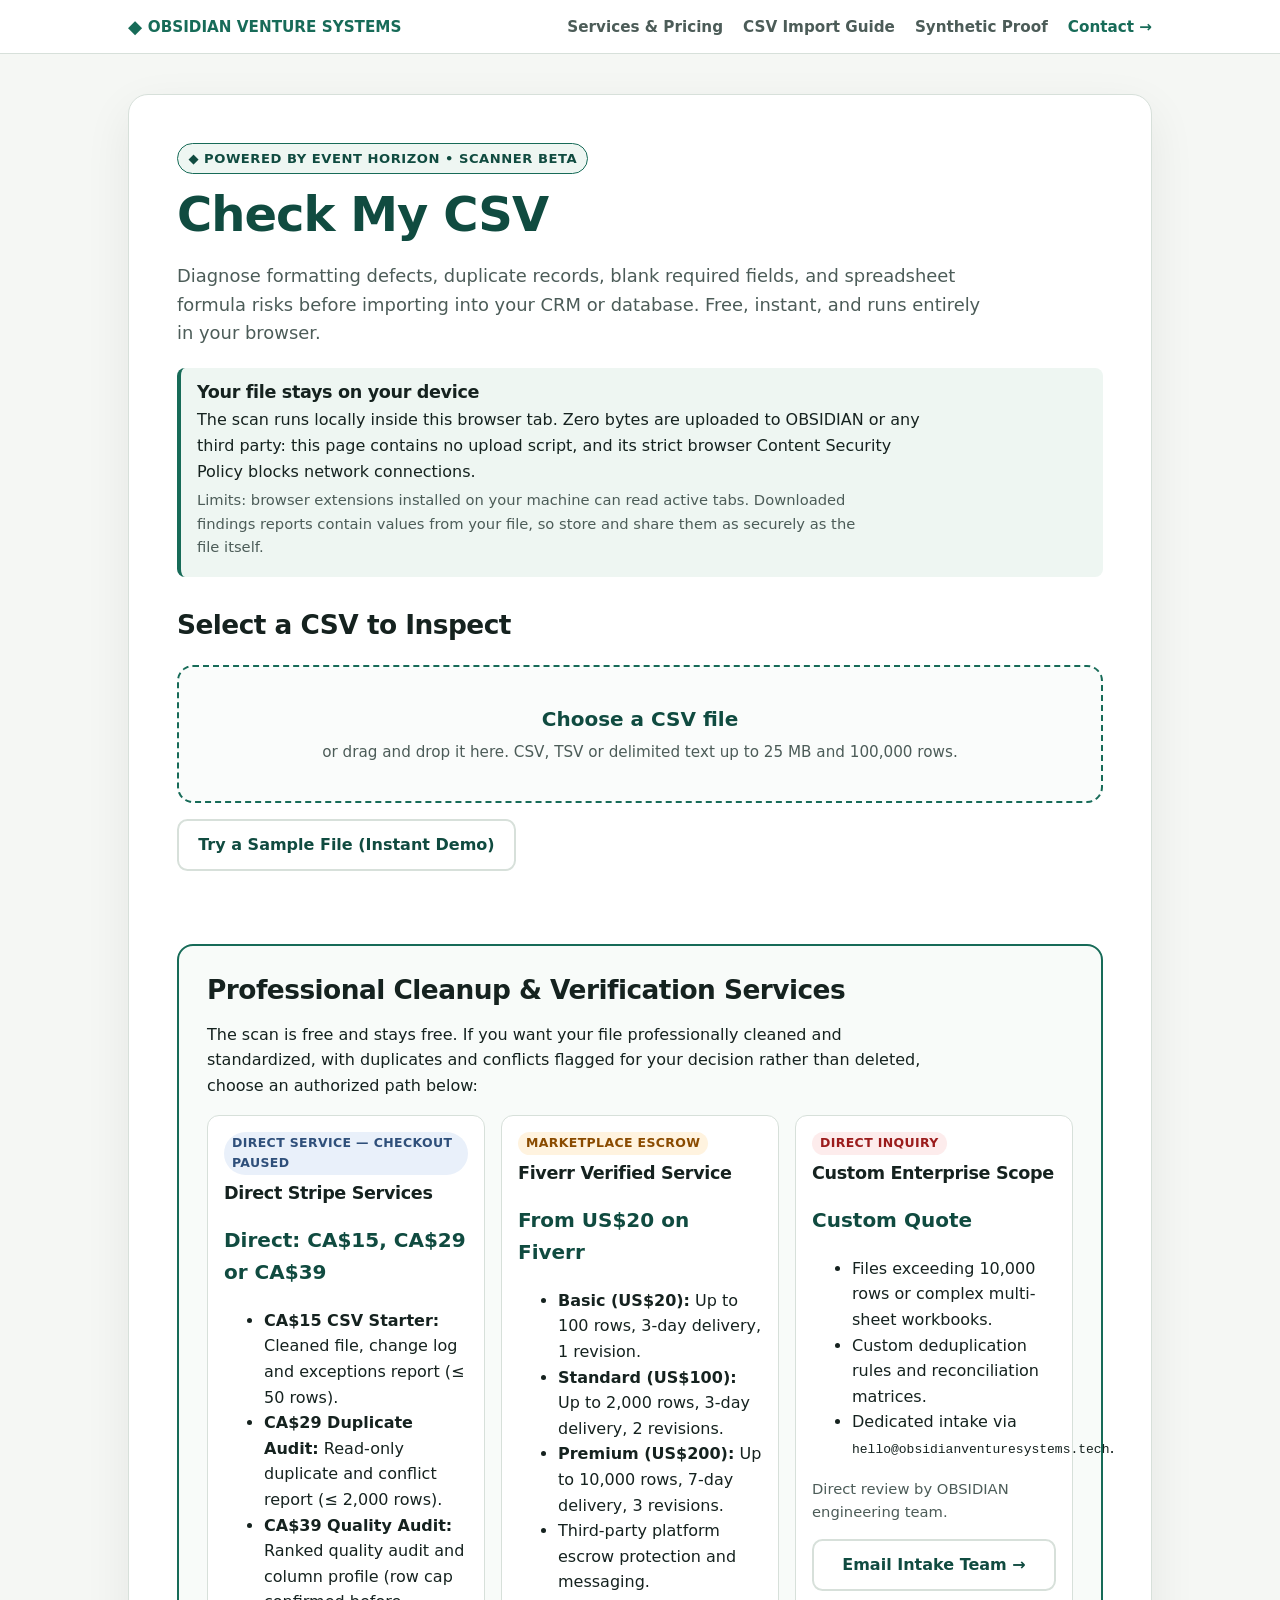
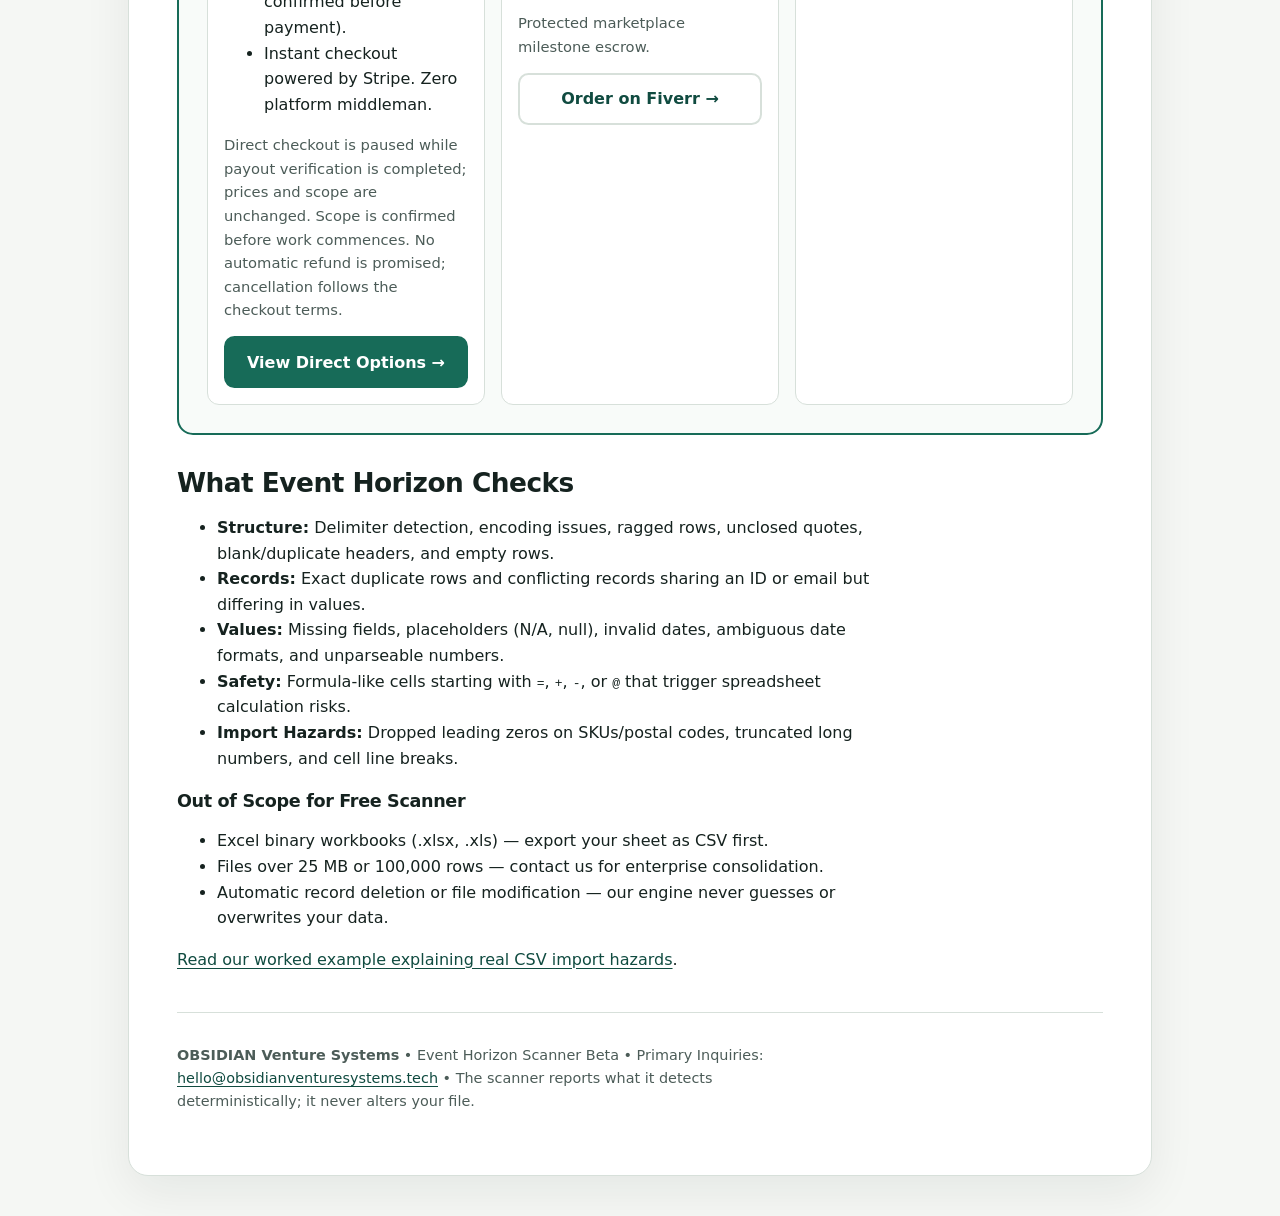
<file: scanner/index.html>
<!doctype html>
<html lang="en">
<head>
  <meta charset="utf-8">
  <meta name="viewport" content="width=device-width, initial-scale=1">
  <meta http-equiv="Content-Security-Policy" content="default-src 'none'; script-src 'unsafe-inline'; style-src 'unsafe-inline'; img-src data: blob:; connect-src 'none'; form-action 'none'; base-uri 'none'; frame-src 'none'; object-src 'none'">
  <meta name="referrer" content="no-referrer">
  <meta name="description" content="Check a CSV export locally on your device for duplicate records, date errors, whitespace, and formatting risks with zero data uploads. Free in-browser diagnostic powered by Event Horizon.">
  <meta name="theme-color" content="#f5f7f4">
  <link rel="canonical" href="https://obsidianventuresystems.tech/scanner/">
  <meta property="og:title" content="Check My CSV — In-Browser Spreadsheet Diagnostic | Event Horizon Scanner Beta">
  <meta property="og:description" content="Check a CSV export locally in your browser for duplicate IDs, conflicting records, date errors, and formatting risks with zero data uploads.">
  <meta property="og:url" content="https://obsidianventuresystems.tech/scanner/">
  <meta property="og:type" content="website">
  <meta property="og:image" content="https://obsidianventuresystems.tech/showcase/media/promo-thumbnail.png">
  <meta name="twitter:card" content="summary_large_image">
  <meta name="twitter:title" content="Check My CSV — Event Horizon Scanner Beta">
  <meta name="twitter:description" content="Local, client-side CSV diagnostic tool for spreadsheets and database imports.">
  <meta name="twitter:image" content="https://obsidianventuresystems.tech/showcase/media/promo-thumbnail.png">
  <title>Check My CSV — In-Browser Spreadsheet Diagnostic | Event Horizon Scanner Beta</title>
  <style>
:root {
  color-scheme: light;
  --ink: #15221f;
  --muted: #4c5c58;
  --paper: #f5f7f4;
  --card: #ffffff;
  --accent: #176b58;
  --accent-dark: #104b40;
  --line: #d7e0da;
  --high: #9b1c1c;
  --high-bg: #fdecec;
  --medium: #8a4b00;
  --medium-bg: #fff3df;
  --low: #2f4f7a;
  --low-bg: #e9f0fa;
  font-family: system-ui, -apple-system, "Segoe UI", sans-serif;
}
* { box-sizing: border-box; }
body { margin: 0; background: var(--paper); color: var(--ink); line-height: 1.6; }
.skip-link { position: absolute; left: -9999px; top: 0; padding: .7rem 1rem; background: var(--card); color: var(--ink); z-index: 2; }
.skip-link:focus { left: .75rem; top: .75rem; }
.top-nav { background: var(--card); border-bottom: 1px solid var(--line); padding: 0.75rem 1rem; font-size: 0.95rem; }
.top-nav-inner { max-width: 64rem; margin: 0 auto; display: flex; justify-content: space-between; align-items: center; flex-wrap: wrap; gap: 0.5rem; }
.brand-link { color: var(--accent); font-weight: 700; text-decoration: none; display: inline-flex; align-items: center; gap: 0.35rem; }
.nav-links { display: flex; gap: 1.25rem; flex-wrap: wrap; }
.nav-links a { color: var(--muted); text-decoration: none; font-weight: 550; }
.nav-links a:hover { color: var(--accent-dark); }
.page { width: min(100% - 1.5rem, 64rem); margin: clamp(.75rem, 4vw, 2.5rem) auto; padding: clamp(1rem, 4vw, 3rem); background: var(--card); border: 1px solid var(--line); border-radius: 1.25rem; box-shadow: 0 1rem 3rem rgb(21 34 31 / 7%); }
.engine-badge { display: inline-flex; align-items: center; gap: 0.5rem; background: #eef6f2; border: 1px solid var(--accent); color: var(--accent-dark); font-size: 0.82rem; font-weight: 700; padding: 0.25rem 0.65rem; border-radius: 999px; text-transform: uppercase; letter-spacing: 0.04em; margin-bottom: 0.75rem; }
h1, h2, h3 { line-height: 1.2; letter-spacing: -.02em; }
h1 { color: var(--accent-dark); font-size: clamp(1.9rem, 6vw, 3rem); margin: 0 0 .5rem; }
h2 { margin: 2rem 0 .75rem; font-size: clamp(1.25rem, 4vw, 1.65rem); }
h3 { margin: 1.25rem 0 .5rem; font-size: 1.1rem; }
p, ul, ol { max-width: 72ch; }
a { color: var(--accent-dark); text-underline-offset: .18em; }
a:focus-visible, button:focus-visible, summary:focus-visible, .file-input:focus-visible + .drop { outline: 3px solid #d58c18; outline-offset: 3px; }
.lede { font-size: 1.12rem; color: var(--muted); }
.privacy { border-left: 4px solid var(--accent); background: #eef6f2; padding: .9rem 1rem; border-radius: .5rem; margin: 1.25rem 0; }
.privacy h2 { margin: 0 0 .25rem; font-size: 1.1rem; }
.privacy p { margin: .25rem 0; }
.picker { margin: 1.5rem 0 .5rem; position: relative; }
.file-input { position: absolute; width: 1px; height: 1px; opacity: 0; overflow: hidden; }
.drop { display: block; border: 2px dashed var(--accent); border-radius: 1rem; padding: clamp(1.25rem, 5vw, 2.25rem); text-align: center; cursor: pointer; background: #fafcfb; transition: background 0.15s ease; }
.drop:hover { background: #f2f8f5; }
.drop.dragging { background: #e6f2ed; }
.drop strong { display: block; font-size: 1.25rem; color: var(--accent-dark); margin-bottom: 0.25rem; }
.drop span { color: var(--muted); font-size: .95rem; }
.actions { display: flex; flex-wrap: wrap; gap: .75rem; margin: 1rem 0; align-items: center; }
button, .button { display: inline-flex; align-items: center; justify-content: center; min-height: 2.9rem; padding: .7rem 1.2rem; border-radius: .65rem; border: 2px solid var(--accent); background: var(--accent); color: #fff; font: inherit; font-weight: 650; text-decoration: none; cursor: pointer; text-align: center; }
button.secondary, .button.secondary { background: #fff; color: var(--accent-dark); border-color: var(--line); }
button.secondary:hover, .button.secondary:hover { background: #f0f4f2; border-color: var(--accent); color: var(--accent-dark); }
button:hover, .button:hover { background: var(--accent-dark); border-color: var(--accent-dark); color: #fff; }
#status { min-height: 1.6rem; font-weight: 600; }
#status.error { color: var(--high); }
.results-header { background: #eef6f2; border: 1px solid var(--accent); border-radius: 0.75rem; padding: 1.25rem; margin: 1.5rem 0 1rem; }
.status-badge { display: inline-block; background: var(--accent-dark); color: #fff; font-size: 0.8rem; font-weight: 700; padding: 0.2rem 0.6rem; border-radius: 999px; text-transform: uppercase; letter-spacing: 0.04em; margin-bottom: 0.5rem; }
.results-header h2 { margin: 0 0 0.25rem; color: var(--accent-dark); }
.trust-notice { margin: 0; font-size: 0.95rem; color: var(--ink); }
.result-cards-grid { display: grid; grid-template-columns: repeat(auto-fit, minmax(17rem, 1fr)); gap: 1rem; margin: 1.25rem 0; }
.result-card { background: #fff; border: 1px solid var(--line); border-radius: 0.75rem; padding: 1.25rem; }
.result-card h3 { margin-top: 0; font-size: 1.15rem; color: var(--accent-dark); border-bottom: 1px solid var(--line); padding-bottom: 0.5rem; }
.result-card p { margin: 0.4rem 0; font-size: 0.95rem; }
.result-card ul { margin: 0.5rem 0 0; padding-left: 1.2rem; font-size: 0.92rem; }
.result-card li { margin-bottom: 0.25rem; }
.plain-summary { font-weight: 600; color: var(--accent-dark); }
.tier-card { background: #fdfefe; border: 2px solid var(--accent); }
.tier-badge { display: inline-block; background: #e6f4ea; border: 1px solid var(--accent); color: var(--accent-dark); font-size: 1.1rem; font-weight: 800; padding: 0.35rem 0.8rem; border-radius: 0.5rem; margin-bottom: 0.5rem; }
.tier-desc { font-size: 0.92rem; color: var(--muted); }
.tier-price { font-size: 1.15rem; font-weight: 750; color: var(--accent-dark); margin: 0.5rem 0 0.25rem; }
.tier-disclaimer { font-size: 0.8rem; color: var(--muted); font-style: italic; margin-top: 0.25rem; }
.value-comparison { display: grid; grid-template-columns: repeat(auto-fit, minmax(16rem, 1fr)); gap: 1rem; background: #f8fbf9; border: 1px solid var(--line); border-radius: 0.75rem; padding: 1.25rem; margin: 1.5rem 0; font-size: 0.92rem; }
.val-col p { margin: 0.35rem 0 0; color: var(--muted); }
.paid-col { border-left: 3px solid var(--accent); padding-left: 0.85rem; }
.conversion-actions { display: flex; flex-wrap: wrap; gap: 0.75rem; margin: 1.25rem 0; }
.conversion-actions a { min-height: 2.8rem; font-size: 0.95rem; }
.sev { display: inline-block; font-size: .78rem; font-weight: 700; padding: .1rem .5rem; border-radius: 999px; text-transform: uppercase; letter-spacing: .03em; vertical-align: middle; }
.sev.high { color: var(--high); background: var(--high-bg); }
.sev.medium { color: var(--medium); background: var(--medium-bg); }
.sev.low { color: var(--low); background: var(--low-bg); }
details.finding { border: 1px solid var(--line); border-radius: .75rem; margin: .65rem 0; background: #fff; }
details.finding > summary { cursor: pointer; padding: .8rem 1rem; font-weight: 650; }
details.finding .body { padding: 0 1rem 1rem; }
.table-wrap { overflow-x: auto; max-width: 100%; border: 1px solid var(--line); border-radius: .5rem; }
table { border-collapse: collapse; width: 100%; font-size: .92rem; }
caption { text-align: left; padding: .4rem .6rem; color: var(--muted); }
th, td { text-align: left; padding: .45rem .6rem; border-bottom: 1px solid var(--line); vertical-align: top; }
th { background: #f0f4f1; }
td.value { font-family: ui-monospace, Consolas, monospace; overflow-wrap: anywhere; max-width: 22rem; }
.note { color: var(--muted); font-size: .92rem; }
.offer { border: 2px solid var(--accent); border-radius: 1rem; padding: clamp(1rem, 4vw, 1.75rem); margin: 2rem 0; background: #f8fbf9; }
.offer > h2 { margin-top: 0; }
.offer-grid { display: grid; grid-template-columns: repeat(auto-fit, minmax(15rem, 1fr)); gap: 1rem; }
.offer-card { background: #fff; border: 1px solid var(--line); border-radius: .75rem; padding: 1rem; }
.offer-card h3 { margin-top: 0; }
.price { font-size: 1.25rem; font-weight: 750; color: var(--accent-dark); }
footer { margin-top: 2.5rem; padding-top: 1rem; border-top: 1px solid var(--line); color: var(--muted); font-size: .9rem; }
[hidden] { display: none !important; }
@media (max-width: 40rem) {
  .actions, .conversion-actions { flex-direction: column; align-items: stretch; }
  .conversion-actions a { width: 100%; text-align: center; }
  th, td { padding: .4rem .45rem; }
}
  </style>
</head>
<body>
<a class="skip-link" href="#scan">Skip to the scanner</a>

<header class="top-nav">
  <div class="top-nav-inner">
    <a href="../index.html" class="brand-link">
      <span style="font-size:1.15rem;">&#9670;</span> OBSIDIAN VENTURE SYSTEMS
    </a>
    <nav class="nav-links">
      <a href="../index.html#services">Services &amp; Pricing</a>
      <a href="../csv-import-guide.html">CSV Import Guide</a>
      <a href="../showcase/">Synthetic Proof</a>
      <a href="../index.html#contact" style="color:var(--accent);font-weight:650;">Contact &rarr;</a>
    </nav>
  </div>
</header>

<main class="page" id="top">
  <div class="engine-badge">&#9670; Powered by Event Horizon &bull; Scanner Beta</div>
  <h1>Check My CSV</h1>
  <p class="lede">Diagnose formatting defects, duplicate records, blank required fields, and spreadsheet formula risks before importing into your CRM or database. Free, instant, and runs entirely in your browser.</p>

  <section class="privacy" aria-labelledby="privacy-title">
    <h2 id="privacy-title">Your file stays on your device</h2>
    <p>The scan runs locally inside this browser tab. Zero bytes are uploaded to OBSIDIAN or any third party: this page contains no upload script, and its strict browser Content Security Policy blocks network connections.</p>
    <p class="note">Limits: browser extensions installed on your machine can read active tabs. Downloaded findings reports contain values from your file, so store and share them as securely as the file itself.</p>
  </section>

  <section id="scan" aria-labelledby="scan-title">
    <h2 id="scan-title">Select a CSV to Inspect</h2>
    <div class="picker">
      <input class="file-input" type="file" id="file" accept=".csv,.tsv,.txt,text/csv,text/tab-separated-values,text/plain" aria-describedby="file-help">
      <label class="drop" id="drop" for="file">
        <strong>Choose a CSV file</strong>
        <span id="file-help">or drag and drop it here. CSV, TSV or delimited text up to 25 MB and 100,000 rows.</span>
      </label>
    </div>
    <div class="actions">
      <button type="button" class="secondary" id="sample">Try a Sample File (Instant Demo)</button>
    </div>
    <p id="status" role="status" aria-live="polite"></p>
  </section>

  <section id="results" aria-labelledby="results-title" hidden>
    <div class="results-header">
      <span class="status-badge">FILE CHECK COMPLETE</span>
      <h2 id="results-title" tabindex="-1">Diagnostic Inspection Summary</h2>
      <p class="trust-notice"><strong>Safety Guarantee:</strong> Nothing was changed in your source file. <strong>Privacy Guarantee:</strong> Your file remained on your device (0 bytes uploaded).</p>
    </div>

    <div class="result-cards-grid">
      <div class="result-card">
        <h3>File Details</h3>
        <p><strong>Rows:</strong> <span id="res-rows">0</span> data rows</p>
        <p><strong>Columns:</strong> <span id="res-cols">0</span> columns</p>
        <p><strong>Format:</strong> <span id="res-format">CSV (UTF-8)</span></p>
      </div>

      <div class="result-card">
        <h3>Potential Cleanup</h3>
        <p id="res-plain-summary" class="plain-summary">We found issues that may need review.</p>
        <ul>
          <li><strong id="res-dups">0</strong> exact duplicate rows detected</li>
          <li><strong id="res-spaces">0</strong> cells with extra whitespace</li>
          <li><strong id="res-inconsistent">0</strong> inconsistent values or dates</li>
          <li><strong id="res-blank">0</strong> empty required fields</li>
          <li><strong id="res-formulas">0</strong> formula injection risks guarded</li>
        </ul>
      </div>

      <div class="result-card tier-card">
        <h3>Recommended Service Fit</h3>
        <div class="tier-badge" id="res-tier-badge">LIKELY BASIC</div>
        <p class="tier-desc" id="res-tier-desc">Fits Basic Package (&le; 100 rows). Cleaned file, changes log, exceptions sheet, summary and verification report.</p>
        <p class="tier-price" id="res-tier-price">Fiverr Basic: US$20</p>
        <p class="tier-disclaimer">Estimate only &mdash; final scope confirmed before processing.</p>
      </div>
    </div>

    <div class="value-comparison">
      <div class="val-col">
        <strong>Free Diagnostic (This Browser Scan):</strong>
        <p>Identifies errors, formatting issues, and duplicate counts. Your file is never modified, uploaded, or exposed.</p>
      </div>
      <div class="val-col paid-col">
        <strong>Paid Fulfillment (Event Horizon Engine):</strong>
        <p>OBSIDIAN cleans and standardizes the file, flags duplicate and conflicting records for your decision, and delivers a verified audit log and receipt.</p>
      </div>
    </div>

    <div class="conversion-actions">
      <a href="../index.html#services" class="button" id="cta-clean-file">Have OBSIDIAN clean this file &rarr;</a>
      <a href="https://www.fiverr.com/dustinrebellato/clean-standardise-and-flag-your-spreadsheet-with-a-verified-report" target="_blank" rel="noopener noreferrer" class="button secondary" id="cta-fiverr-escrow">View Fiverr packages (Marketplace Escrow) &rarr;</a>
      <button type="button" class="secondary" id="download-report">Download Diagnostic (.md)</button>
      <button type="button" class="secondary" id="download-csv">Download Findings (.csv)</button>
    </div>

    <p class="note" id="notes"></p>
    <h3>Detailed Findings Breakdown</h3>
    <div id="findings"></div>
    <h3>Column Profile</h3>
    <div class="table-wrap"><table id="columns-table"><caption>How each column was read</caption><thead><tr><th scope="col">Column</th><th scope="col">Read as</th><th scope="col">Filled</th><th scope="col">Empty</th><th scope="col">Findings</th></tr></thead><tbody></tbody></table></div>
  </section>

  <section class="offer" id="repair" aria-labelledby="repair-title">
    <h2 id="repair-title">Professional Cleanup &amp; Verification Services</h2>
    <p>The scan is free and stays free. If you want your file professionally cleaned and standardized, with duplicates and conflicts flagged for your decision rather than deleted, choose an authorized path below:</p>
    <div class="offer-grid">
      <article class="offer-card">
        <span class="sev low" style="margin-bottom:0.5rem;">Direct Service &mdash; Checkout Paused</span>
        <h3>Direct Stripe Services</h3>
        <p class="price">Direct: CA$15, CA$29 or CA$39</p>
        <ul>
          <li><strong>CA$15 CSV Starter:</strong> Cleaned file, change log and exceptions report (&le; 50 rows).</li>
          <li><strong>CA$29 Duplicate Audit:</strong> Read-only duplicate and conflict report (&le; 2,000 rows).</li>
          <li><strong>CA$39 Quality Audit:</strong> Ranked quality audit and column profile (row cap confirmed before payment).</li>
          <li>Instant checkout powered by Stripe. Zero platform middleman.</li>
        </ul>
        <p class="note">Direct checkout is paused while payout verification is completed; prices and scope are unchanged. Scope is confirmed before work commences. No automatic refund is promised; cancellation follows the checkout terms.</p>
        <a class="button" href="../index.html#services" style="width:100%;">View Direct Options &rarr;</a>
      </article>

      <article class="offer-card">
        <span class="sev medium" style="margin-bottom:0.5rem;">Marketplace Escrow</span>
        <h3>Fiverr Verified Service</h3>
        <p class="price">From US$20 on Fiverr</p>
        <ul>
          <li><strong>Basic (US$20):</strong> Up to 100 rows, 3-day delivery, 1 revision.</li>
          <li><strong>Standard (US$100):</strong> Up to 2,000 rows, 3-day delivery, 2 revisions.</li>
          <li><strong>Premium (US$200):</strong> Up to 10,000 rows, 7-day delivery, 3 revisions.</li>
          <li>Third-party platform escrow protection and messaging.</li>
        </ul>
        <p class="note">Protected marketplace milestone escrow.</p>
        <a class="button secondary" id="buy-fiverr" href="https://www.fiverr.com/dustinrebellato/clean-standardise-and-flag-your-spreadsheet-with-a-verified-report" rel="noopener noreferrer" target="_blank" style="width:100%;">Order on Fiverr &rarr;</a>
      </article>

      <article class="offer-card">
        <span class="sev high" style="margin-bottom:0.5rem;">Direct Inquiry</span>
        <h3>Custom Enterprise Scope</h3>
        <p class="price">Custom Quote</p>
        <ul>
          <li>Files exceeding 10,000 rows or complex multi-sheet workbooks.</li>
          <li>Custom deduplication rules and reconciliation matrices.</li>
          <li>Dedicated intake via <code>hello@obsidianventuresystems.tech</code>.</li>
        </ul>
        <p class="note">Direct review by OBSIDIAN engineering team.</p>
        <a class="button secondary" href="mailto:hello@obsidianventuresystems.tech" style="width:100%;">Email Intake Team &rarr;</a>
      </article>
    </div>
  </section>

  <section aria-labelledby="checks-title">
    <h2 id="checks-title">What Event Horizon Checks</h2>
    <ul>
      <li><strong>Structure:</strong> Delimiter detection, encoding issues, ragged rows, unclosed quotes, blank/duplicate headers, and empty rows.</li>
      <li><strong>Records:</strong> Exact duplicate rows and conflicting records sharing an ID or email but differing in values.</li>
      <li><strong>Values:</strong> Missing fields, placeholders (N/A, null), invalid dates, ambiguous date formats, and unparseable numbers.</li>
      <li><strong>Safety:</strong> Formula-like cells starting with <code>=</code>, <code>+</code>, <code>-</code>, or <code>@</code> that trigger spreadsheet calculation risks.</li>
      <li><strong>Import Hazards:</strong> Dropped leading zeros on SKUs/postal codes, truncated long numbers, and cell line breaks.</li>
    </ul>
    <h3>Out of Scope for Free Scanner</h3>
    <ul>
      <li>Excel binary workbooks (.xlsx, .xls) &mdash; export your sheet as CSV first.</li>
      <li>Files over 25 MB or 100,000 rows &mdash; contact us for enterprise consolidation.</li>
      <li>Automatic record deletion or file modification &mdash; our engine never guesses or overwrites your data.</li>
    </ul>
    <p><a href="csv-import-problems.html">Read our worked example explaining real CSV import hazards</a>.</p>
  </section>

  <footer>
    <p><strong>OBSIDIAN Venture Systems</strong> &bull; Event Horizon Scanner Beta &bull; Primary Inquiries: <a href="mailto:hello@obsidianventuresystems.tech">hello@obsidianventuresystems.tech</a> &bull; The scanner reports what it detects deterministically; it never alters your file.</p>
  </footer>
</main>

<script type="text/csv" id="sample-csv">
product_id,title,price,stock,launch_date,barcode,notes
P-1001,Canvas tote bag ,$24.00,12,03/04/2026,00123456,
P-1002,Ceramic mug,18.5,40,15/04/2026,04012345,Gift box
P-1003,Linen napkins (set of 4),N/A,7,21/04/2026,012000,
P-1004,,32,,30/04/2026,05011111,Needs photo
P-1002,Ceramic mug,19.5,40,15/04/2026,04012345,Gift box
P-1005,Beeswax candle,12,25,2026-05-02,1234567890123456789,=SUM(A1:A9)
P-1006,Wool throw,89,3,31/13/2026,07000000,"Ships in two
parcels"
P-1007,Cotton apron,twenty,9,05/05/2026,08000000,@restock
P-1008,Recycled notebook,6.75,60,06/05/2026,09000000
P-1008,Recycled notebook,6.75,60,06/05/2026,09000000,
P-1009,Glass carafe,27,,07/05/2026,,
</script>

<script id="scanner-core">
var DataRescueScanner = (function () {
  'use strict';

  var LIMITS = { bytes: 25 * 1024 * 1024, rows: 100000, cells: 1000000, cellChars: 2 * 1024 * 1024 };
  var STORE_CAP = 5000;
  var MONEY = /^\s*-?\s*[$\u20ac\u00a3]?\s*(?:\d{1,3}(?:,\d{3})+|\d+)(?:\.\d+)?\s*%?\s*$/;
  var ISO_DATE = /^\s*\d{4}[-\/]\d{1,2}[-\/]\d{1,2}\s*$/;
  var SLASH_DATE = /^\s*\d{1,2}[-\/]\d{1,2}[-\/]\d{2,4}\s*$/;
  var SLASH_PARTS = /^\s*(\d{1,2})\s*[-\/]\s*(\d{1,2})\s*[-\/]\s*(\d{2,4})\s*$/;
  var NULLISH = { 'n/a': 1, 'na': 1, 'null': 1, 'none': 1, '-': 1, '--': 1 };
  var KEY_NAME = /(^|[_ ])(id|email|e-mail|code)$/;
  var LEADERS = '=+-@\t\r';
  var DELIMITERS = [',', ';', '\t', '|'];
  var DELIMITER_NAMES = { ',': 'comma', ';': 'semicolon', '\t': 'tab', '|': 'pipe' };
  var SPREADSHEET_CELL_LIMIT = 32767;

  var TYPES = {
    'unclosed-quote': ['high', 'Unclosed quotation mark', 'Everything after an unclosed quote is read as one cell, which can swallow the rest of the file during import.', 'Open the file in a text editor at that row and close or remove the stray quote.'],
    'ragged-row': ['high', 'Row with wrong number of cells', 'Values shift into the wrong columns, usually because of an unquoted delimiter.', 'Check the row for missing delimiters or values with commas not enclosed in quotes.'],
    'blank-header': ['high', 'Column with no header name', 'Import tools map columns by name, so unnamed columns are rejected or dropped.', 'Add a column header name or delete the empty column.'],
    'duplicate-header': ['high', 'Repeated column header name', 'Import tools map columns by name, so repeated names silently overwrite or drop data.', 'Rename column headers so every column name is distinct.'],
    'encoding-damaged': ['high', 'Unreadable characters', 'Some characters could not be decoded and will appear as corrupted symbols after import.', 'Re-export the file as standard CSV UTF-8.'],
    'formula-like': ['high', 'Spreadsheet formula injection risk', 'A cell starting with =, +, - or @ can execute formulas or exfiltrate data when opened in Excel.', 'Prefix with an apostrophe or sanitize values before opening in desktop spreadsheets.'],
    'conflicting-record': ['high', 'Conflicting records (same ID, differing details)', 'Two rows share an identifier but disagree on other fields; imports may overwrite valid data.', 'Resolve conflicting rows before importing.'],
    'unparseable-date': ['high', 'Unparseable date value', 'Value looks like a date but is invalid (e.g. month 13 or day 32).', 'Correct the date in source data and re-export.'],
    'unparseable-number': ['high', 'Unparseable number value', 'Value is in a numeric column but contains unparseable text.', 'Make every value in the column a clean numeric format.'],
    'duplicate-row': ['medium', 'Exact duplicate row', 'Importing both copies will double-count contacts, inventory, or orders.', 'Remove the redundant copy.'],
    'complementary-record': ['medium', 'Same identifier split across rows', 'Rows share an ID and fill each other\'s missing fields.', 'Merge into a single complete record.'],
    'ambiguous-format': ['medium', 'Mixed date order (day-first vs month-first)', 'The column contains dates that could be read either way; imports will corrupt dates.', 'Confirm date order and standardize to ISO 8601 (YYYY-MM-DD).'],
    'ambiguous-value': ['medium', 'Inconsistent value in numeric column', 'Most values are numbers, but text or mixed units appear.', 'Standardize all values to numeric.'],
    'leading-zero': ['medium', 'Leading zeros at risk', 'Spreadsheets drop leading zeros, breaking barcodes, ZIP codes, and SKUs.', 'Keep column as text when opening.'],
    'long-number': ['medium', 'Long number rounded by spreadsheets', 'Spreadsheets keep only 15 significant digits, corrupting credit card numbers or long IDs.', 'Format column as text.'],
    'very-long-cell': ['medium', 'Cell exceeds spreadsheet limit', 'Exceeds Excel\'s 32,767 character ceiling.', 'Shorten the field value.'],
    'missing-value': ['medium', 'Missing field value', 'Empty cells in required columns break database constraints.', 'Populate required fields.'],
    'null-like': ['low', 'Placeholder text (N/A, null, dash)', 'Treated as literal text rather than blank cells.', 'Replace placeholders with clean blanks if expected.'],
    'line-break': ['low', 'Line break inside cell', 'Some older import tools break rows at line breaks.', 'Ensure import tool supports multi-line fields.'],
    'whitespace': ['low', 'Extra whitespace padding', 'Leading or trailing spaces cause matching failures.', 'Trim spaces.'],
    'header-whitespace': ['low', 'Extra spaces in column header', 'Can break exact header matching during import.', 'Trim column header.'],
    'blank-row': ['low', 'Blank row', 'Can trigger premature end-of-file in older importers.', 'Remove blank rows.'],
    'encoding-fallback': ['low', 'File is not UTF-8', 'Non-UTF-8 encodings cause corrupted accent symbols.', 'Standardize to UTF-8.']
  };

  var TYPE_ORDER = Object.keys(TYPES);
  var SEVERITY_RANK = { high: 0, medium: 1, low: 2 };

  function ScanError(code, message) {
    var error = new Error(message);
    error.code = code;
    return error;
  }

  function collapse(text) {
    return String(text == null ? '' : text).replace(/\u00a0/g, ' ').replace(/[ \t]+/g, ' ').trim();
  }

  function looksLikeKey(header) {
    var name = collapse(header).toLowerCase();
    return KEY_NAME.test(name) || name === 'email' || name === 'id' || name === 'member id' || name === 'member_id';
  }

  function pad(number, width) {
    var text = String(number);
    while (text.length < width) { text = '0' + text; }
    return text;
  }

  function calendarDate(year, month, day) {
    if (year < 1 || month < 1 || month > 12 || day < 1) { return null; }
    var leap = (year % 4 === 0 && year % 100 !== 0) || year % 400 === 0;
    var days = [31, leap ? 29 : 28, 31, 30, 31, 30, 31, 31, 30, 31, 30, 31][month - 1];
    if (day > days) { return null; }
    return pad(year, 4) + '-' + pad(month, 2) + '-' + pad(day, 2);
  }

  function parseIso(text) {
    var match = /^(\d{4})([-\/])(\d{1,2})\2(\d{1,2})$/.exec(text);
    return match ? calendarDate(+match[1], +match[3], +match[4]) : null;
  }

  function parseSlash(text, dayFirst) {
    var match = /^(\d{1,2})([-\/])(\d{1,2})\2(\d{4})$/.exec(text);
    if (!match) { return null; }
    var first = +match[1];
    var second = +match[3];
    return dayFirst ? calendarDate(+match[4], second, first) : calendarDate(+match[4], first, second);
  }

  function dateProfile(values) {
    var dayEvidence = 0;
    var monthEvidence = 0;
    for (var i = 0; i < values.length; i++) {
      var text = String(values[i] || '').trim();
      if (!text || ISO_DATE.test(text) || !SLASH_DATE.test(text)) { continue; }
      var parts = SLASH_PARTS.exec(text);
      if (!parts) { continue; }
      if (parseSlash(text, true) !== null && +parts[1] > 12) { dayEvidence++; }
      if (parseSlash(text, false) !== null && +parts[2] > 12) { monthEvidence++; }
    }
    if (dayEvidence && monthEvidence) { return { kind: 'ambiguous' }; }
    if (dayEvidence) { return { kind: 'dates', dayFirst: true }; }
    if (monthEvidence) { return { kind: 'dates', dayFirst: false }; }
    return { kind: 'not-dates' };
  }

  function normaliseNumber(value) {
    var text = String(value || '').trim();
    if (!text || !MONEY.test(text)) { return null; }
    var cleaned = text.replace(/[,$\u20ac\u00a3%]/g, '').trim();
    var number = Number(cleaned);
    if (cleaned === '' || isNaN(number)) { return null; }
    if (Number.isInteger(number)) { return BigInt(number).toString(); }
    return cleaned;
  }

  function isFormulaLike(text) {
    var t = String(text == null ? '' : text).trim();
    if (!t || LEADERS.indexOf(t.charAt(0)) < 0) { return false; }
    if (/^[-+]?\d+(\.\d+)?([eE][-+]?\d+)?$/.test(t)) { return false; }
    return true;
  }

  function detectDelimiter(sample) {
    var counts = {};
    DELIMITERS.forEach(function (d) { counts[d] = 0; });
    var inQuotes = false;
    for (var i = 0; i < sample.length; i++) {
      var ch = sample.charAt(i);
      if (ch === '"') { inQuotes = !inQuotes; }
      else if (!inQuotes && counts.hasOwnProperty(ch)) { counts[ch]++; }
    }
    var best = ',';
    var max = 0;
    DELIMITERS.forEach(function (d) {
      if (counts[d] > max) { max = counts[d]; best = d; }
    });
    return best;
  }

  function parseText(text, delimiter) {
    var rows = [];
    var row = [];
    var cell = '';
    var inQuotes = false;
    var lineNum = 1;
    var rowStartLine = 1;
    var rowLines = [];

    for (var i = 0; i < text.length; i++) {
      var ch = text.charAt(i);
      var next = text.charAt(i + 1);

      if (inQuotes) {
        if (ch === '"') {
          if (next === '"') { cell += '"'; i++; }
          else { inQuotes = false; }
        } else {
          cell += ch;
          if (ch === '\n') { lineNum++; }
        }
      } else {
        if (ch === '"') { inQuotes = true; }
        else if (ch === delimiter) { row.push(cell); cell = ''; }
        else if (ch === '\r') {
          if (next === '\n') { i++; }
          row.push(cell);
          rows.push(row);
          rowLines.push(rowStartLine);
          row = [];
          cell = '';
          lineNum++;
          rowStartLine = lineNum;
        } else if (ch === '\n') {
          row.push(cell);
          rows.push(row);
          rowLines.push(rowStartLine);
          row = [];
          cell = '';
          lineNum++;
          rowStartLine = lineNum;
        } else {
          cell += ch;
        }
      }
    }
    if (inQuotes) {
      throw ScanError('unclosed-quote', 'Unclosed quotation mark detected at line ' + lineNum);
    }
    if (cell || row.length > 0) {
      row.push(cell);
      rows.push(row);
      rowLines.push(rowStartLine);
    }
    return { rows: rows, lineNumbers: rowLines };
  }

  function scan(bytes, options) {
    options = options || {};
    var name = options.name || 'file.csv';
    var result = {
      ok: false,
      meta: { name: name, bytes: bytes.length, rows: 0, columns: 0, delimiter: ',', delimiterName: 'comma', encoding: 'UTF-8', keyColumns: [] },
      findings: [],
      counts: {},
      bySeverity: { high: 0, medium: 0, low: 0 },
      columns: [],
      header: []
    };

    if (!bytes || bytes.length === 0) {
      result.error = { code: 'empty-file', message: 'File is empty (0 bytes).' };
      return result;
    }

    if (bytes.length > LIMITS.bytes) {
      result.error = { code: 'file-too-large', message: 'File exceeds 25 MB limit.' };
      return result;
    }

    var text = '';
    var encoding = 'UTF-8';
    try {
      text = new TextDecoder('utf-8', { fatal: true }).decode(bytes);
    } catch (e) {
      try {
        text = new TextDecoder('windows-1252').decode(bytes);
        encoding = 'Windows-1252';
      } catch (e2) {
        text = new TextDecoder('latin1').decode(bytes);
        encoding = 'Latin-1';
      }
    }
    result.meta.encoding = encoding;

    var delimiter = detectDelimiter(text.slice(0, 8192));
    result.meta.delimiter = delimiter;
    result.meta.delimiterName = DELIMITER_NAMES[delimiter] || 'delimiter';

    var parsed;
    try {
      parsed = parseText(text, delimiter);
    } catch (err) {
      result.error = { code: err.code || 'malformed-csv', message: err.message };
      return result;
    }

    var rawRows = parsed.rows;
    var lineNums = parsed.lineNumbers;
    if (rawRows.length === 0) {
      result.error = { code: 'empty-file', message: 'No tabular rows detected in file.' };
      return result;
    }

    var header = rawRows[0];
    var dataRows = rawRows.slice(1);
    var width = header.length;
    result.meta.columns = width;
    result.meta.rows = dataRows.length;
    result.header = header;

    var findings = [];
    var counts = {};
    TYPE_ORDER.forEach(function (t) { counts[t] = 0; });

    function add(type, row, col, detail, val) {
      counts[type] = (counts[type] || 0) + 1;
      findings.push({ type: type, severity: TYPES[type][0], row: row, column: col, detail: detail, value: val });
    }

    if (encoding !== 'UTF-8') {
      add('encoding-fallback', 1, 'File', 'File decoded using ' + encoding + ' fallback instead of UTF-8', encoding);
    }

    // Inspect headers
    var seenHeaders = {};
    var keyColumns = [];
    header.forEach(function (h, idx) {
      var hClean = collapse(h);
      if (!hClean) { add('blank-header', 1, 'Column ' + (idx + 1), 'Column header has no name', ''); }
      if (hClean && seenHeaders[hClean.toLowerCase()]) { add('duplicate-header', 1, h, 'Column name is repeated', h); }
      if (hClean) { seenHeaders[hClean.toLowerCase()] = true; }
      if (h !== h.trim()) { add('header-whitespace', 1, h, 'Header has leading or trailing spaces', h); }
      if (looksLikeKey(h)) { keyColumns.push(h); }
    });
    result.meta.keyColumns = keyColumns;

    // Inspect rows
    var seenRows = {};
    var keyIndex = -1;
    if (keyColumns.length > 0) {
      keyIndex = header.indexOf(keyColumns[0]);
    }

    var seenKeys = {};

    dataRows.forEach(function (row, rIdx) {
      var rowNum = rIdx + 2;
      if (row.length !== width) {
        add('ragged-row', rowNum, 'Row', 'Expected ' + width + ' fields, found ' + row.length, '');
      }

      var rowStr = row.join('|||');
      if (seenRows[rowStr]) {
        add('duplicate-row', rowNum, 'Row', 'Exact duplicate of an earlier record', '');
      } else {
        seenRows[rowStr] = true;
      }

      if (keyIndex >= 0 && row[keyIndex]) {
        var kVal = row[keyIndex].trim();
        if (kVal) {
          if (seenKeys[kVal]) {
            if (seenKeys[kVal].join('|||') !== row.join('|||')) {
              add('conflicting-record', rowNum, header[keyIndex], 'Shares ID "' + kVal + '" with row ' + seenKeys[kVal]._row + ' but field values differ', kVal);
            }
          } else {
            row._row = rowNum;
            seenKeys[kVal] = row;
          }
        }
      }

      row.forEach(function (val, cIdx) {
        var colName = header[cIdx] || ('Col ' + (cIdx + 1));
        var sVal = String(val == null ? '' : val);

        if (!sVal.trim()) {
          add('missing-value', rowNum, colName, 'Field is empty', '');
        } else {
          if (sVal !== sVal.trim()) {
            add('whitespace', rowNum, colName, 'Value has extra leading or trailing spaces', sVal);
          }
          if (NULLISH[sVal.toLowerCase()]) {
            add('null-like', rowNum, colName, 'Placeholder text used instead of clean empty value', sVal);
          }
          if (isFormulaLike(sVal)) {
            add('formula-like', rowNum, colName, 'Formula injection prefix (=, +, -, @) detected', sVal);
          }
          if (sVal.indexOf('\n') >= 0 || sVal.indexOf('\r') >= 0) {
            add('line-break', rowNum, colName, 'Multi-line value inside cell', sVal);
          }
          if (/^0\d+$/.test(sVal.trim())) {
            add('leading-zero', rowNum, colName, 'Leading zero at risk of being dropped by spreadsheets', sVal);
          }
          if (/^\d{16,}$/.test(sVal.trim())) {
            add('long-number', rowNum, colName, 'Number over 15 digits at risk of precision loss in Excel', sVal);
          }
          if (sVal.length > SPREADSHEET_CELL_LIMIT) {
            add('very-long-cell', rowNum, colName, 'Value exceeds 32,767 character spreadsheet limit', sVal.slice(0, 30) + '...');
          }
          if (SLASH_DATE.test(sVal.trim())) {
            var p = SLASH_PARTS.exec(sVal.trim());
            if (p && +p[1] > 12 && +p[2] > 12) {
              add('unparseable-date', rowNum, colName, 'Date has invalid calendar parts (day/month impossible)', sVal);
            }
          }
        }
      });
    });

    result.findings = findings;
    result.counts = counts;
    result.total = findings.length;
    result.bySeverity = { high: 0, medium: 0, low: 0 };
    findings.forEach(function (f) { result.bySeverity[f.severity]++; });
    result.ok = true;
    return result;
  }

  function typeInfo(type) {
    var t = TYPES[type] || ['low', 'Notice', '', ''];
    return { type: type, severity: t[0], title: t[1], why: t[2], fix: t[3] };
  }

  function presentTypes(result) {
    return TYPE_ORDER.filter(function (t) { return result.counts[t] > 0; });
  }

  function shortValue(value, max) {
    var text = String(value == null ? '' : value).replace(/\r\n|\r|\n/g, ' \\n ');
    max = max || 80;
    return text.length > max ? text.slice(0, max - 1) + '...' : text;
  }

  function rowList(rows, limit) {
    limit = limit || 20;
    if (rows.length <= limit) { return rows.join(', '); }
    return rows.slice(0, limit).join(', ') + '... (' + (rows.length - limit) + ' more)';
  }

  function buildMarkdownReport(result) {
    var lines = [
      '# OBSIDIAN Venture Systems — CSV Diagnostic Report',
      '',
      '**Powered by Event Horizon Scanner Beta**  ',
      '**File Scanned:** `' + (result.meta.name || 'file.csv') + '`  ',
      '**Data Rows:** ' + result.meta.rows + '  ',
      '**Columns:** ' + result.meta.columns + '  ',
      '**Total Findings:** ' + result.total + ' (High: ' + result.bySeverity.high + ', Medium: ' + result.bySeverity.medium + ', Low: ' + result.bySeverity.low + ')  ',
      '',
      '---',
      '',
      '## Privacy & Safety Guarantee',
      '- Nothing was changed in your file.',
      '- Your file stayed in your browser (0 bytes uploaded).',
      '',
      '## Findings Summary',
    ];
    presentTypes(result).forEach(function (type) {
      var info = typeInfo(type);
      lines.push('- **' + info.title + ':** ' + result.counts[type] + ' finding(s) [' + info.severity.toUpperCase() + ']');
    });
    lines.push('');
    lines.push('---');
    lines.push('*OBSIDIAN Venture Systems · obsidianventuresystems.tech · hello@obsidianventuresystems.tech*');
    return lines.join('\n') + '\n';
  }

  function buildFindingsCsv(result) {
    var lines = ['row,column,severity,type,title,detail,value'];
    result.findings.forEach(function (f) {
      var row = [
        f.row,
        '"' + (f.column || '').replace(/"/g, '""') + '"',
        f.severity,
        f.type,
        '"' + (TYPES[f.type] ? TYPES[f.type][1] : '').replace(/"/g, '""') + '"',
        '"' + (f.detail || '').replace(/"/g, '""') + '"',
        '"' + (f.value || '').replace(/"/g, '""') + '"'
      ];
      lines.push(row.join(','));
    });
    return lines.join('\n') + '\n';
  }

  return {
    LIMITS: LIMITS,
    TYPES: TYPES,
    scan: scan,
    typeInfo: typeInfo,
    presentTypes: presentTypes,
    shortValue: shortValue,
    rowList: rowList,
    detectDelimiter: detectDelimiter,
    parseText: parseText,
    isFormulaLike: isFormulaLike,
    normaliseNumber: normaliseNumber,
    buildMarkdownReport: buildMarkdownReport,
    buildFindingsCsv: buildFindingsCsv,
  };
})();
</script>

<script id="scanner-ui">
(function () {
  'use strict';
  var S = DataRescueScanner;
  var input = document.getElementById('file');
  var drop = document.getElementById('drop');
  var status = document.getElementById('status');
  var resultsSection = document.getElementById('results');
  var current = null;

  // --- Attribution & Funnel Measurement (Mission 262) ---
  var FUNNEL_KEY = 'obsidian_scanner_funnel_v1';
  var VALID_SOURCES = ['linkedin', 'kijiji', 'google', 'direct'];
  var currentSource = 'direct';

  try {
    var searchParams = new URLSearchParams(window.location.search);
    var rawSrc = (searchParams.get('src') || searchParams.get('ref') || searchParams.get('utm_source') || '').toLowerCase().trim();
    if (VALID_SOURCES.indexOf(rawSrc) !== -1) {
      currentSource = rawSrc;
      try { sessionStorage.setItem('obsidian_src', currentSource); } catch (e) {}
    } else {
      try {
        var savedSrc = sessionStorage.getItem('obsidian_src');
        if (savedSrc && VALID_SOURCES.indexOf(savedSrc) !== -1) {
          currentSource = savedSrc;
        }
      } catch (e) {}
    }
  } catch (e) {
    currentSource = 'direct';
  }

  function getMetrics() {
    try {
      var raw = localStorage.getItem(FUNNEL_KEY);
      if (raw) { return JSON.parse(raw); }
    } catch (e) {}
    var initial = {
      by_source: {},
      totals: {
        SCANNER_PAGE_VISIT: 0,
        SAMPLE_RUN: 0,
        USER_FILE_RUN: 0,
        RESULT_SHOWN: 0,
        PAID_CTA_CLICK: 0,
        FIVERR_CTA_CLICK: 0
      }
    };
    VALID_SOURCES.forEach(function (s) {
      initial.by_source[s] = {
        SCANNER_PAGE_VISIT: 0,
        SAMPLE_RUN: 0,
        USER_FILE_RUN: 0,
        RESULT_SHOWN: 0,
        PAID_CTA_CLICK: 0,
        FIVERR_CTA_CLICK: 0
      };
    });
    return initial;
  }

  function recordFunnelEvent(eventName) {
    try {
      var metrics = getMetrics();
      if (!metrics.by_source[currentSource]) {
        metrics.by_source[currentSource] = {
          SCANNER_PAGE_VISIT: 0,
          SAMPLE_RUN: 0,
          USER_FILE_RUN: 0,
          RESULT_SHOWN: 0,
          PAID_CTA_CLICK: 0,
          FIVERR_CTA_CLICK: 0
        };
      }
      if (typeof metrics.totals[eventName] === 'number') {
        metrics.totals[eventName]++;
      }
      if (typeof metrics.by_source[currentSource][eventName] === 'number') {
        metrics.by_source[currentSource][eventName]++;
      }
      localStorage.setItem(FUNNEL_KEY, JSON.stringify(metrics));
    } catch (e) {
      // Local storage unavailable or disabled; safe failure
    }
  }

  function updateOutboundLinks() {
    var paidCta = document.getElementById('cta-clean-file');
    if (paidCta && currentSource !== 'direct') {
      paidCta.href = '../index.html?src=' + encodeURIComponent(currentSource) + '#services';
    }
    var directOptions = document.querySelector('.offer-card a[href="../index.html#services"]');
    if (directOptions && currentSource !== 'direct') {
      directOptions.href = '../index.html?src=' + encodeURIComponent(currentSource) + '#services';
    }
  }
  updateOutboundLinks();

  // Expose window.OBSIDIAN_FUNNEL for programmatic audit & testing
  window.OBSIDIAN_FUNNEL = {
    getSource: function () { return currentSource; },
    getMetrics: getMetrics,
    recordEvent: recordFunnelEvent,
    resetMetrics: function () {
      try { localStorage.removeItem(FUNNEL_KEY); } catch (e) {}
    }
  };

  // Record page visit once per session
  try {
    if (!sessionStorage.getItem('obsidian_visit_recorded')) {
      recordFunnelEvent('SCANNER_PAGE_VISIT');
      sessionStorage.setItem('obsidian_visit_recorded', '1');
    }
  } catch (e) {
    recordFunnelEvent('SCANNER_PAGE_VISIT');
  }

  function setStatus(msg, isErr) {
    status.textContent = msg;
    status.className = isErr ? 'error' : '';
  }

  function renderResults(result) {
    current = result;
    if (!result.ok) {
      resultsSection.hidden = true;
      setStatus('Could not scan this file: ' + (result.error ? result.error.message : 'Unknown error'), true);
      return;
    }

    var m = result.meta;
    document.getElementById('res-rows').textContent = m.rows.toLocaleString('en-US');
    document.getElementById('res-cols').textContent = m.columns.toLocaleString('en-US');
    document.getElementById('res-format').textContent = 'CSV (' + m.delimiterName + ', ' + m.encoding + ')';

    // Counts
    var c = result.counts;
    var dups = (c['duplicate-row'] || 0) + (c['conflicting-record'] || 0);
    var spaces = (c['whitespace'] || 0) + (c['header-whitespace'] || 0);
    var inconsistent = (c['ambiguous-format'] || 0) + (c['ambiguous-value'] || 0) + (c['unparseable-date'] || 0) + (c['unparseable-number'] || 0);
    var blank = (c['missing-value'] || 0) + (c['null-like'] || 0) + (c['blank-row'] || 0);
    var formulas = (c['formula-like'] || 0);

    document.getElementById('res-dups').textContent = dups;
    document.getElementById('res-spaces').textContent = spaces;
    document.getElementById('res-inconsistent').textContent = inconsistent;
    document.getElementById('res-blank').textContent = blank;
    document.getElementById('res-formulas').textContent = formulas;

    // Plain Trust Language
    var plainSummaryEl = document.getElementById('res-plain-summary');
    if (result.total === 0) {
      plainSummaryEl.textContent = 'No formatting defects or structural duplicate rows were detected by these checks.';
    } else {
      plainSummaryEl.textContent = 'We found ' + result.total.toLocaleString('en-US') + ' potential item' + (result.total === 1 ? '' : 's') + ' that may need review before import.';
    }

    // Package Tier Recommendation based on fiverr/tiers.py
    var tierBadge = document.getElementById('res-tier-badge');
    var tierDesc = document.getElementById('res-tier-desc');
    var tierPrice = document.getElementById('res-tier-price');
    var rows = m.rows;

    if (rows > 10000) {
      tierBadge.textContent = 'CUSTOM REVIEW';
      tierDesc.textContent = 'Dataset has ' + rows.toLocaleString('en-US') + ' rows, exceeding standard package caps. Enterprise consolidation and custom scoping required.';
      tierPrice.textContent = 'Custom Scope';
    } else if (rows > 2000) {
      tierBadge.textContent = 'LIKELY PREMIUM';
      tierDesc.textContent = 'Fits Premium Package (up to 10,000 rows, 7-day delivery, 3 revisions). Formatting standardized; duplicates and conflicts flagged for your decision.';
      tierPrice.textContent = 'Fiverr Premium: US$200';
    } else if (rows > 100) {
      tierBadge.textContent = 'LIKELY STANDARD';
      tierDesc.textContent = 'Fits Standard Package (up to 2,000 rows, 3-day delivery, 2 revisions). Formatting standardized; duplicates and conflicts flagged for your decision.';
      tierPrice.textContent = 'Fiverr Standard: US$100';
    } else {
      tierBadge.textContent = 'LIKELY BASIC';
      tierDesc.textContent = 'Fits Basic Package (<= 100 rows, 3-day delivery, 1 revision). Formatting standardized; duplicates and conflicts flagged for your decision.';
      tierPrice.textContent = 'Fiverr Basic: US$20';
    }

    // Detailed Findings
    var findingsBox = document.getElementById('findings');
    findingsBox.textContent = '';
    var types = S.presentTypes(result);

    if (types.length === 0) {
      var p = document.createElement('p');
      p.textContent = 'No structural or formatting errors found. Your file is clean for basic imports.';
      findingsBox.appendChild(p);
    } else {
      types.forEach(function (type, idx) {
        var info = S.typeInfo(type);
        var items = result.findings.filter(function (f) { return f.type === type; });
        var details = document.createElement('details');
        details.className = 'finding';
        if (idx === 0) { details.open = true; }

        var summary = document.createElement('summary');
        var sevBadge = document.createElement('span');
        sevBadge.className = 'sev ' + info.severity;
        sevBadge.textContent = info.severity;
        summary.appendChild(sevBadge);
        summary.appendChild(document.createTextNode(' ' + info.title + ' (' + result.counts[type] + ')'));
        details.appendChild(summary);

        var body = document.createElement('div');
        body.className = 'body';
        var pWhy = document.createElement('p');
        pWhy.innerHTML = '<strong>Why it matters:</strong> ' + info.why;
        body.appendChild(pWhy);
        var pFix = document.createElement('p');
        pFix.innerHTML = '<strong>Recommended action:</strong> ' + info.fix;
        body.appendChild(pFix);

        var pRows = document.createElement('p');
        pRows.className = 'note';
        pRows.textContent = 'Affected rows: ' + S.rowList(items.map(function (f) { return f.row; }), 30);
        body.appendChild(pRows);

        details.appendChild(body);
        findingsBox.appendChild(details);
      });
    }

    // Column Profile
    var tbody = document.querySelector('#columns-table tbody');
    tbody.textContent = '';
    result.header.forEach(function (colName, colIdx) {
      var tr = document.createElement('tr');
      var th = document.createElement('th');
      th.textContent = colName;
      th.scope = 'row';
      tr.appendChild(th);

      var colFindings = result.findings.filter(function (f) { return f.column === colName; }).length;
      var tdRead = document.createElement('td');
      tdRead.textContent = 'Text / Tabular';
      tr.appendChild(tdRead);

      var tdFilled = document.createElement('td');
      tdFilled.textContent = (m.rows - result.findings.filter(function (f) { return f.column === colName && f.type === 'missing-value'; }).length) + ' rows';
      tr.appendChild(tdFilled);

      var tdEmpty = document.createElement('td');
      tdEmpty.textContent = result.findings.filter(function (f) { return f.column === colName && f.type === 'missing-value'; }).length + ' empty';
      tr.appendChild(tdEmpty);

      var tdFind = document.createElement('td');
      tdFind.textContent = colFindings + ' items';
      tr.appendChild(tdFind);

      tbody.appendChild(tr);
    });

    resultsSection.hidden = false;
    recordFunnelEvent('RESULT_SHOWN');
    setStatus('Scan complete: ' + result.total + ' item' + (result.total === 1 ? '' : 's') + ' identified in ' + m.rows + ' data rows. 0 bytes uploaded.');
    document.getElementById('results-title').focus();
  }

  function scanBytes(bytes, name) {
    setStatus('Inspecting ' + name + ' locally in your browser...');
    setTimeout(function () {
      try {
        var res = S.scan(bytes, { name: name });
        renderResults(res);
      } catch (err) {
        resultsSection.hidden = true;
        setStatus('Inspection encountered an error: ' + err.message + '. Nothing was uploaded.', true);
      }
    }, 20);
  }

  function handleFile(file) {
    if (!file) { return; }
    recordFunnelEvent('USER_FILE_RUN');
    if (file.size > S.LIMITS.bytes) {
      resultsSection.hidden = true;
      setStatus('File exceeds 25 MB limit. Please select a smaller CSV.', true);
      return;
    }
    var reader = new FileReader();
    reader.onload = function () {
      scanBytes(new Uint8Array(reader.result), file.name);
    };
    reader.onerror = function () {
      setStatus('Browser could not read file.', true);
    };
    reader.readAsArrayBuffer(file);
  }

  input.addEventListener('change', function () {
    handleFile(input.files[0]);
    input.value = '';
  });

  ['dragenter', 'dragover'].forEach(function (evt) {
    drop.addEventListener(evt, function (e) {
      e.preventDefault();
      drop.classList.add('dragging');
    });
  });

  ['dragleave', 'drop'].forEach(function (evt) {
    drop.addEventListener(evt, function () {
      drop.classList.remove('dragging');
    });
  });

  drop.addEventListener('drop', function (e) {
    e.preventDefault();
    if (e.dataTransfer && e.dataTransfer.files.length) {
      handleFile(e.dataTransfer.files[0]);
    }
  });

  document.getElementById('sample').addEventListener('click', function () {
    recordFunnelEvent('SAMPLE_RUN');
    var sampleText = document.getElementById('sample-csv').textContent.replace(/^\r?\n/, '');
    scanBytes(new TextEncoder().encode(sampleText), 'synthetic-store-sample.csv');
  });

  var ctaClean = document.getElementById('cta-clean-file');
  if (ctaClean) {
    ctaClean.addEventListener('click', function () {
      recordFunnelEvent('PAID_CTA_CLICK');
    });
  }

  var ctaFiverr = document.getElementById('cta-fiverr-escrow');
  if (ctaFiverr) {
    ctaFiverr.addEventListener('click', function () {
      recordFunnelEvent('FIVERR_CTA_CLICK');
    });
  }

  var buyFiverr = document.getElementById('buy-fiverr');
  if (buyFiverr) {
    buyFiverr.addEventListener('click', function () {
      recordFunnelEvent('FIVERR_CTA_CLICK');
    });
  }

  var directOptions = document.querySelector('.offer-card a[href*="services"]');
  if (directOptions) {
    directOptions.addEventListener('click', function () {
      recordFunnelEvent('PAID_CTA_CLICK');
    });
  }

  document.getElementById('download-report').addEventListener('click', function () {
    if (current) {
      var blob = new Blob([S.buildMarkdownReport(current)], { type: 'text/markdown;charset=utf-8' });
      var url = URL.createObjectURL(blob);
      var a = document.createElement('a');
      a.href = url;
      a.download = (current.meta.name || 'file').replace(/\.[^.]+$/, '') + '-diagnostic-report.md';
      document.body.appendChild(a);
      a.click();
      a.remove();
      setTimeout(function () { URL.revokeObjectURL(url); }, 1000);
    }
  });

  document.getElementById('download-csv').addEventListener('click', function () {
    if (current) {
      var blob = new Blob([S.buildFindingsCsv(current)], { type: 'text/csv;charset=utf-8' });
      var url = URL.createObjectURL(blob);
      var a = document.createElement('a');
      a.href = url;
      a.download = (current.meta.name || 'file').replace(/\.[^.]+$/, '') + '-findings.csv';
      document.body.appendChild(a);
      a.click();
      a.remove();
      setTimeout(function () { URL.revokeObjectURL(url); }, 1000);
    }
  });
})();
</script>
</body>
</html>
</file>
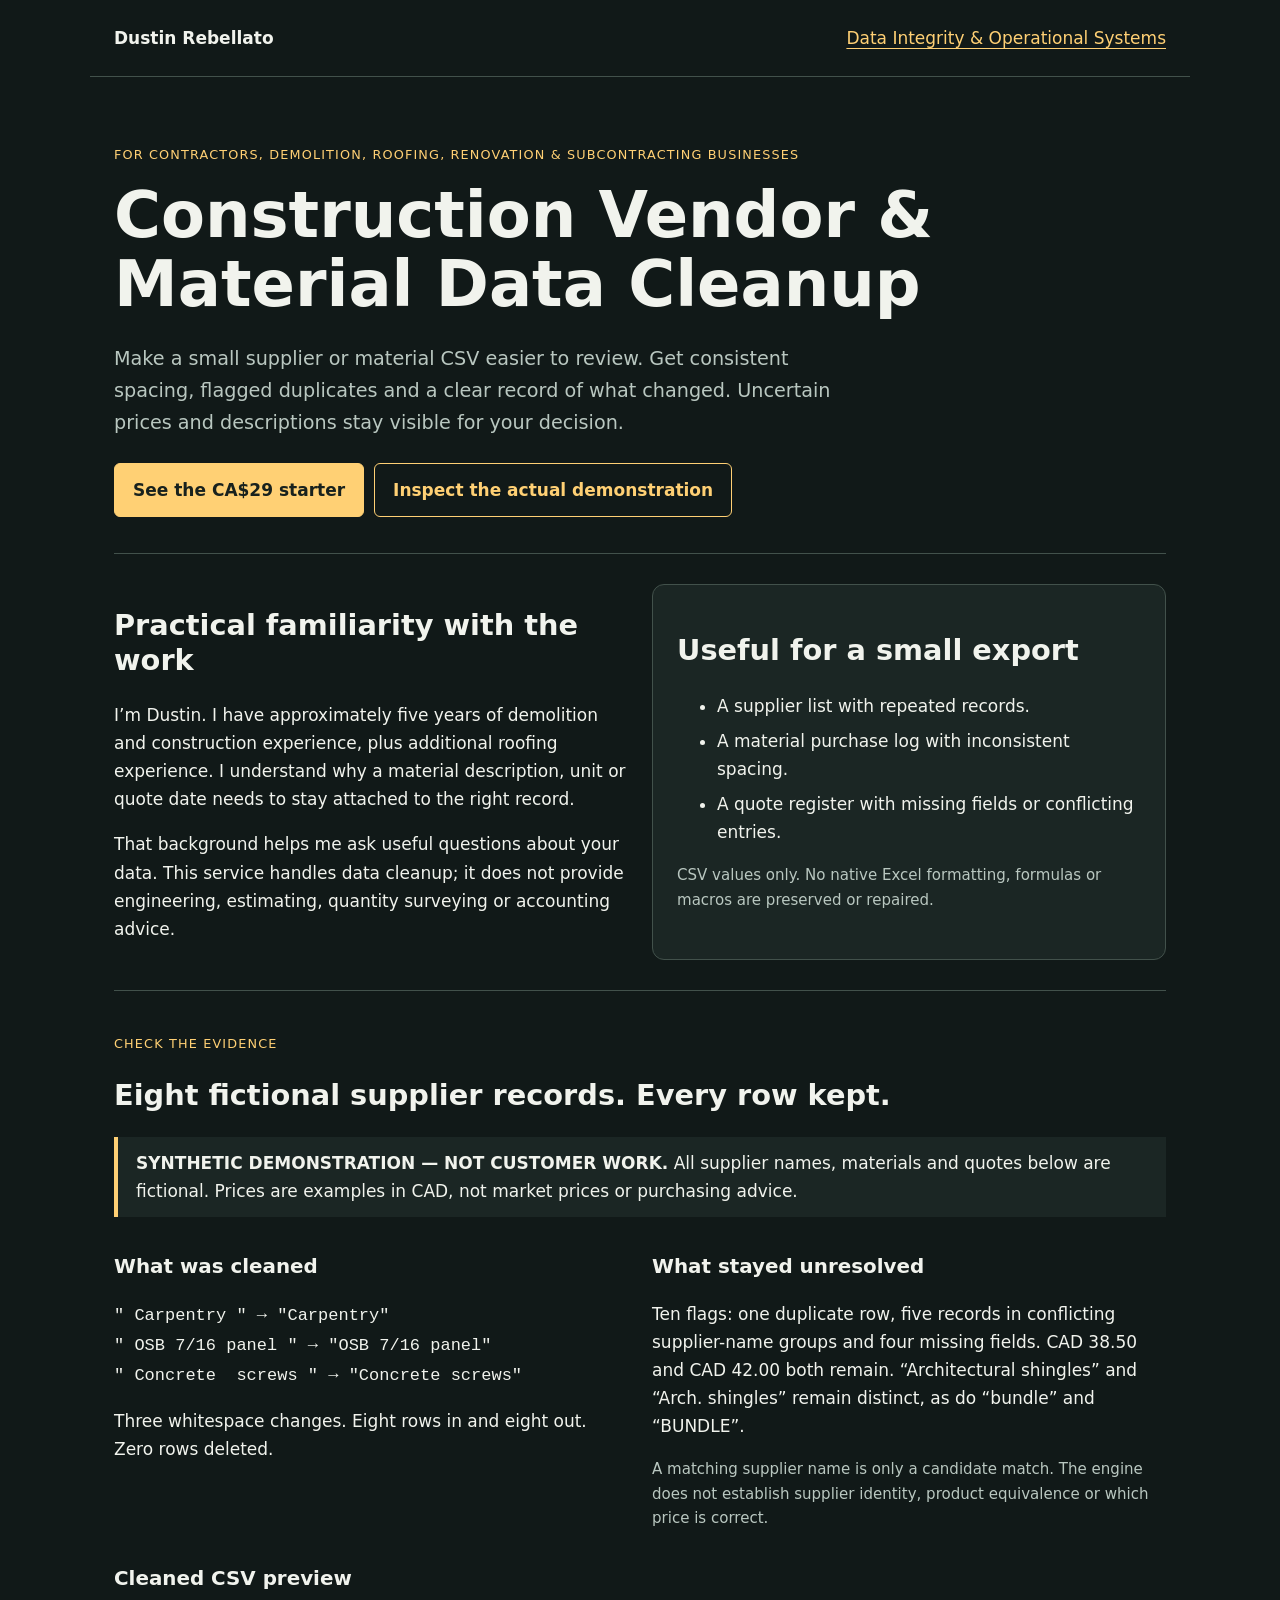
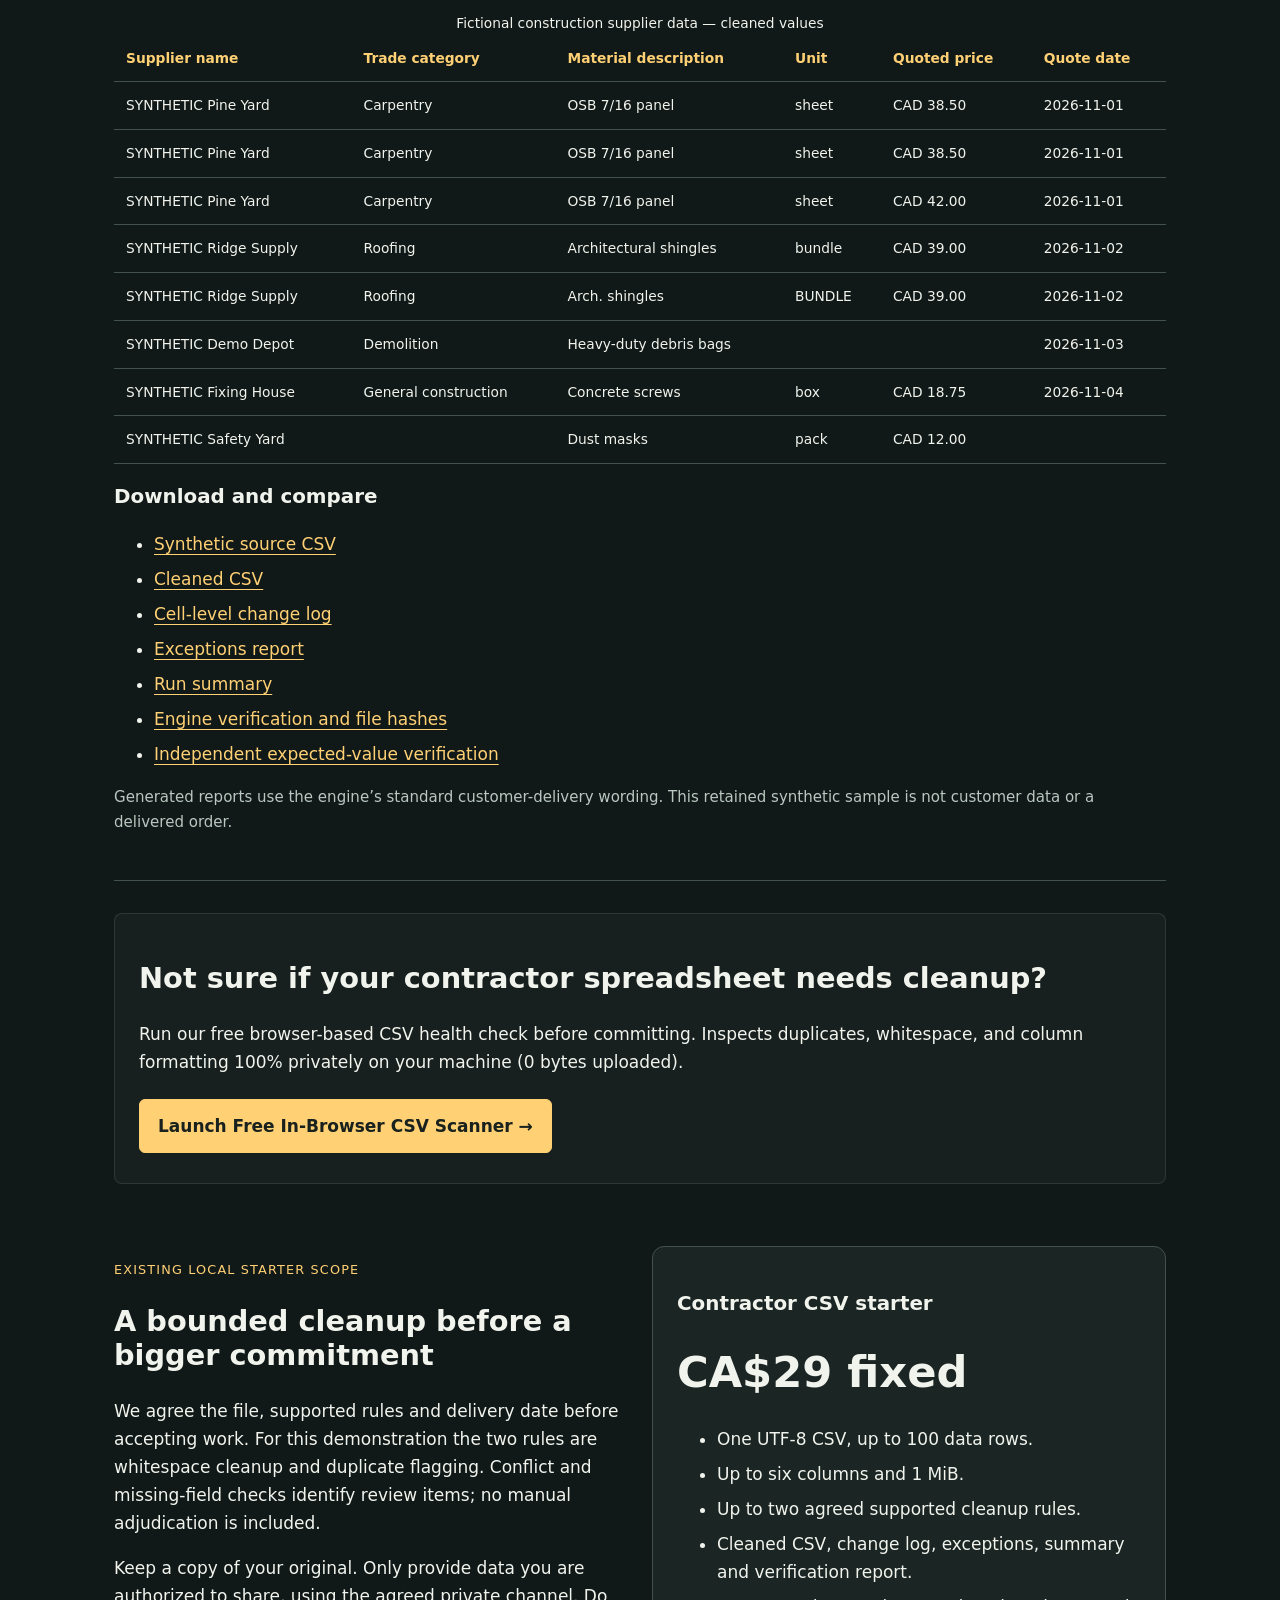
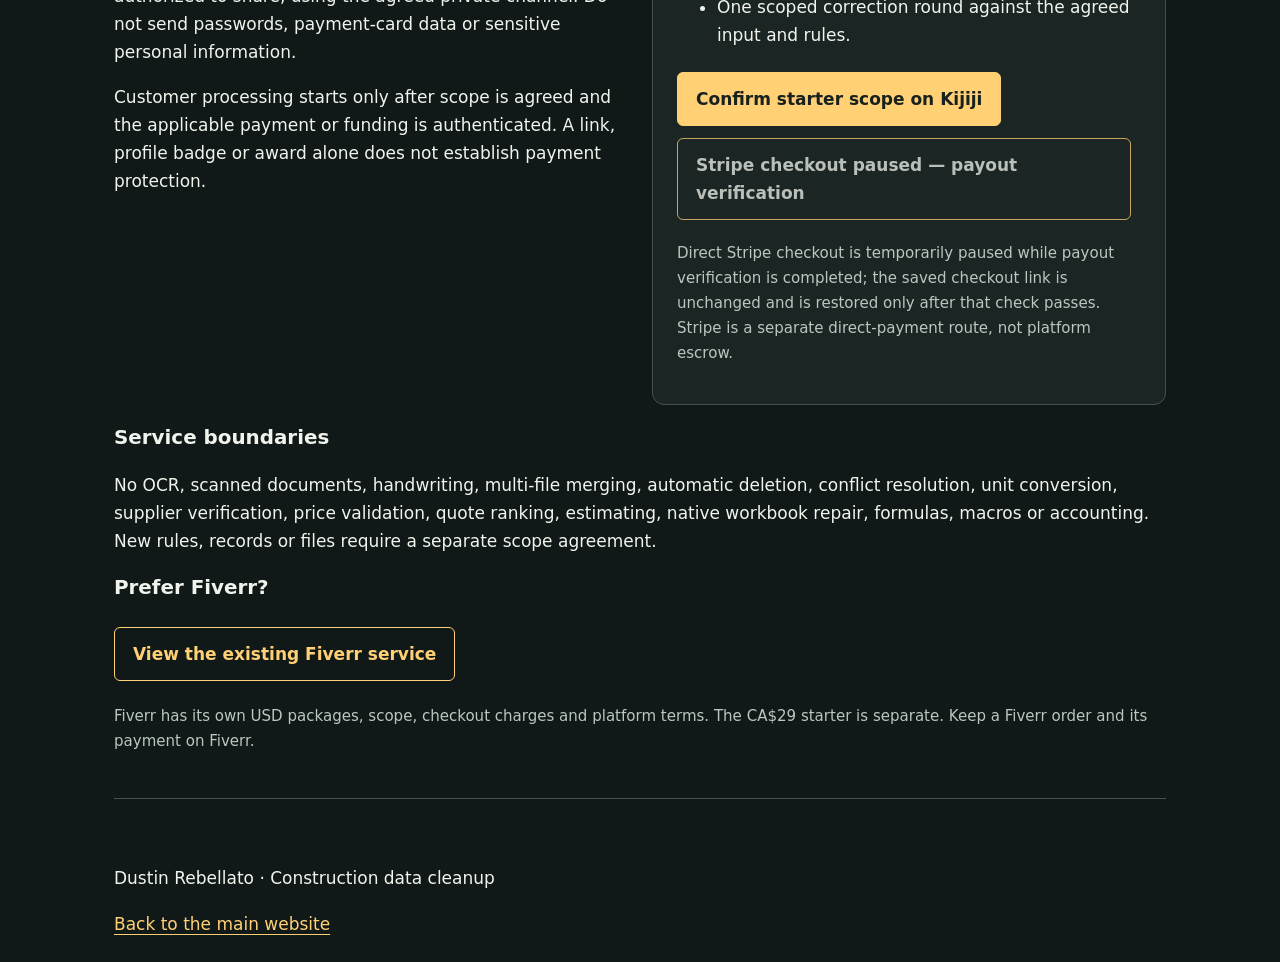
<file: contractors.html>
<!doctype html>
<html lang="en">
<head>
  <meta charset="utf-8">
  <meta name="viewport" content="width=device-width,initial-scale=1">
  <meta name="description" content="Construction vendor and material CSV cleanup. A bounded CA$29 starter with a change log, exceptions report and row verification.">
  <title>Construction Vendor &amp; Material Data Cleanup | Dustin Rebellato</title>
  <link rel="canonical" href="https://obsidianventuresystems.tech/contractors.html">
  <meta property="og:title" content="Construction Vendor &amp; Material Data Cleanup | Dustin Rebellato">
  <meta property="og:description" content="Construction vendor and material CSV cleanup. A bounded CA$29 starter with a change log, exceptions report and row verification.">
  <meta property="og:url" content="https://obsidianventuresystems.tech/contractors.html">
  <meta property="og:type" content="website">
  <meta property="og:image" content="https://obsidianventuresystems.tech/showcase/media/promo-thumbnail.png">
  <meta property="og:site_name" content="OBSIDIAN Venture Systems">
  <meta name="twitter:card" content="summary_large_image">
  <meta name="twitter:title" content="Construction Vendor &amp; Material Data Cleanup | Dustin Rebellato">
  <meta name="twitter:description" content="Construction vendor and material CSV cleanup. A bounded CA$29 starter with a change log, exceptions report and row verification.">
  <meta name="twitter:image" content="https://obsidianventuresystems.tech/showcase/media/promo-thumbnail.png">
  <script type="application/ld+json">
  {
    "@context": "https://schema.org",
    "@type": "Service",
    "name": "Construction Vendor & Material Data Cleanup",
    "provider": {
      "@type": "Person",
      "name": "Dustin Rebellato",
      "jobTitle": "Data Integrity & Operational Systems Specialist",
      "address": {
        "@type": "PostalAddress",
        "addressLocality": "Ottawa",
        "addressRegion": "ON",
        "addressCountry": "CA"
      }
    },
    "description": "Construction vendor and material CSV cleanup. A bounded CA$29 starter with a change log, exceptions report and row verification.",
    "url": "https://obsidianventuresystems.tech/contractors.html",
    "offers": {
      "@type": "Offer",
      "price": "29.00",
      "priceCurrency": "CAD",
      "availability": "https://schema.org/InStock",
      "url": "https://www.kijiji.ca/v-buy-sell-other/ottawa/excel-&-csv-cleanup-duplicates-formatting-&-import-problems/1745182098"
    }
  }
  </script>
  <style>
    :root{color-scheme:dark;--bg:#111918;--panel:#1b2624;--ink:#f1f3ed;--muted:#b9c7c0;--accent:#ffd074;--line:#42514b}
    *{box-sizing:border-box}body{margin:0;background:var(--bg);color:var(--ink);font:17px/1.65 system-ui,sans-serif}main,header,footer{max-width:1100px;margin:auto;padding:24px}header{display:flex;justify-content:space-between;gap:20px;border-bottom:1px solid var(--line)}a{color:var(--accent);text-underline-offset:4px}h1{font-size:clamp(2.25rem,6vw,4rem);line-height:1.08;max-width:850px;margin:16px 0 24px}h2{font-size:1.8rem;line-height:1.2}h3{line-height:1.3}.eyebrow{color:var(--accent);letter-spacing:.09em;text-transform:uppercase;font-size:.8rem}section{padding:30px 0;border-bottom:1px solid var(--line)}.lead{max-width:760px;color:var(--muted);font-size:1.2rem}.grid{display:grid;grid-template-columns:1fr 1fr;gap:24px}.card{padding:24px;background:var(--panel);border:1px solid var(--line);border-radius:12px}.price{font-size:2.7rem;font-weight:750;margin:8px 0}.btn{display:inline-block;padding:12px 18px;border:1px solid var(--accent);border-radius:6px;margin:6px 10px 6px 0;text-decoration:none;font-weight:650}.primary{background:var(--accent);color:#18211d}.note{color:var(--muted);font-size:.94rem}.banner{border-left:4px solid var(--accent);padding:12px 18px;background:var(--panel)}.table-scroll{overflow:auto}table{border-collapse:collapse;width:100%;font-size:.86rem;min-width:780px}th,td{text-align:left;vertical-align:top;padding:12px;border-bottom:1px solid var(--line)}th{color:var(--accent)}code{white-space:pre-wrap;overflow-wrap:anywhere}li{margin:7px 0}a:focus-visible{outline:3px solid white;outline-offset:4px}@media(max-width:700px){.grid{grid-template-columns:1fr}header{flex-direction:column}.card{padding:18px}main,header,footer{padding:20px}}
  </style>
</head>
<body>
<header><strong>Dustin Rebellato</strong><a href="index.html">Data Integrity &amp; Operational Systems</a></header>
<main>
  <section>
    <p class="eyebrow">For contractors, demolition, roofing, renovation &amp; subcontracting businesses</p>
    <h1>Construction Vendor &amp; Material Data Cleanup</h1>
    <p class="lead">Make a small supplier or material CSV easier to review. Get consistent spacing, flagged duplicates and a clear record of what changed. Uncertain prices and descriptions stay visible for your decision.</p>
    <a class="btn primary" href="#starter">See the CA$29 starter</a><a class="btn" href="#demo">Inspect the actual demonstration</a>
  </section>
  <section class="grid" aria-label="Experience and scope">
    <div><h2>Practical familiarity with the work</h2><p>I’m Dustin. I have approximately five years of demolition and construction experience, plus additional roofing experience. I understand why a material description, unit or quote date needs to stay attached to the right record.</p><p>That background helps me ask useful questions about your data. This service handles data cleanup; it does not provide engineering, estimating, quantity surveying or accounting advice.</p></div>
    <div class="card"><h2>Useful for a small export</h2><ul><li>A supplier list with repeated records.</li><li>A material purchase log with inconsistent spacing.</li><li>A quote register with missing fields or conflicting entries.</li></ul><p class="note">CSV values only. No native Excel formatting, formulas or macros are preserved or repaired.</p></div>
  </section>
  <section id="demo">
    <p class="eyebrow">Check the evidence</p><h2>Eight fictional supplier records. Every row kept.</h2>
    <p class="banner"><strong>SYNTHETIC DEMONSTRATION — NOT CUSTOMER WORK.</strong> All supplier names, materials and quotes below are fictional. Prices are examples in CAD, not market prices or purchasing advice.</p>
    <div class="grid">
      <div><h3>What was cleaned</h3><p><code>" Carpentry " → "Carpentry"</code><br><code>" OSB 7/16 panel " → "OSB 7/16 panel"</code><br><code>" Concrete  screws " → "Concrete screws"</code></p><p>Three whitespace changes. Eight rows in and eight out. Zero rows deleted.</p></div>
      <div><h3>What stayed unresolved</h3><p>Ten flags: one duplicate row, five records in conflicting supplier-name groups and four missing fields. CAD 38.50 and CAD 42.00 both remain. “Architectural shingles” and “Arch. shingles” remain distinct, as do “bundle” and “BUNDLE”.</p><p class="note">A matching supplier name is only a candidate match. The engine does not establish supplier identity, product equivalence or which price is correct.</p></div>
    </div>
    <h3>Cleaned CSV preview</h3>
    <div class="table-scroll" tabindex="0" role="region" aria-label="Cleaned synthetic supplier records, scroll horizontally on small screens">
      <table><caption>Fictional construction supplier data — cleaned values</caption><thead><tr><th>Supplier name</th><th>Trade category</th><th>Material description</th><th>Unit</th><th>Quoted price</th><th>Quote date</th></tr></thead><tbody>
        <tr><td>SYNTHETIC Pine Yard</td><td>Carpentry</td><td>OSB 7/16 panel</td><td>sheet</td><td>CAD 38.50</td><td>2026-11-01</td></tr>
        <tr><td>SYNTHETIC Pine Yard</td><td>Carpentry</td><td>OSB 7/16 panel</td><td>sheet</td><td>CAD 38.50</td><td>2026-11-01</td></tr>
        <tr><td>SYNTHETIC Pine Yard</td><td>Carpentry</td><td>OSB 7/16 panel</td><td>sheet</td><td>CAD 42.00</td><td>2026-11-01</td></tr>
        <tr><td>SYNTHETIC Ridge Supply</td><td>Roofing</td><td>Architectural shingles</td><td>bundle</td><td>CAD 39.00</td><td>2026-11-02</td></tr>
        <tr><td>SYNTHETIC Ridge Supply</td><td>Roofing</td><td>Arch. shingles</td><td>BUNDLE</td><td>CAD 39.00</td><td>2026-11-02</td></tr>
        <tr><td>SYNTHETIC Demo Depot</td><td>Demolition</td><td>Heavy-duty debris bags</td><td></td><td></td><td>2026-11-03</td></tr>
        <tr><td>SYNTHETIC Fixing House</td><td>General construction</td><td>Concrete screws</td><td>box</td><td>CAD 18.75</td><td>2026-11-04</td></tr>
        <tr><td>SYNTHETIC Safety Yard</td><td></td><td>Dust masks</td><td>pack</td><td>CAD 12.00</td><td></td></tr>
      </tbody></table>
    </div>
    <h3>Download and compare</h3><ul>
      <li><a href="contractor-demo/synthetic-suppliers.csv" download>Synthetic source CSV</a></li>
      <li><a href="contractor-demo/output/cleaned.csv" download>Cleaned CSV</a></li>
      <li><a href="contractor-demo/output/changes.csv" download>Cell-level change log</a></li>
      <li><a href="contractor-demo/output/exceptions.csv" download>Exceptions report</a></li>
      <li><a href="contractor-demo/output/summary.md">Run summary</a></li>
      <li><a href="contractor-demo/output/verification-report.md">Engine verification and file hashes</a></li>
      <li><a href="contractor-demo/verification.json">Independent expected-value verification</a></li>
    </ul><p class="note">Generated reports use the engine’s standard customer-delivery wording. This retained synthetic sample is not customer data or a delivered order.</p>
  </section>
  <section id="scanner-preview" style="margin:2rem 0; padding:1.5rem; background:rgba(255,255,255,0.03); border:1px solid rgba(255,255,255,0.1); border-radius:8px;">
    <h2>Not sure if your contractor spreadsheet needs cleanup?</h2>
    <p>Run our free browser-based CSV health check before committing. Inspects duplicates, whitespace, and column formatting 100% privately on your machine (0 bytes uploaded).</p>
    <a class="btn primary" href="scanner/?src=contractors">Launch Free In-Browser CSV Scanner &rarr;</a>
  </section>
  <section id="starter">
    <div class="grid"><div><p class="eyebrow">Existing local starter scope</p><h2>A bounded cleanup before a bigger commitment</h2><p>We agree the file, supported rules and delivery date before accepting work. For this demonstration the two rules are whitespace cleanup and duplicate flagging. Conflict and missing-field checks identify review items; no manual adjudication is included.</p><p>Keep a copy of your original. Only provide data you are authorized to share, using the agreed private channel. Do not send passwords, payment-card data or sensitive personal information.</p><p>Customer processing starts only after scope is agreed and the applicable payment or funding is authenticated. A link, profile badge or award alone does not establish payment protection.</p></div>
    <div class="card"><h3>Contractor CSV starter</h3><p class="price">CA$29 fixed</p><ul><li>One UTF-8 CSV, up to 100 data rows.</li><li>Up to six columns and 1 MiB.</li><li>Up to two agreed supported cleanup rules.</li><li>Cleaned CSV, change log, exceptions, summary and verification report.</li><li>One scoped correction round against the agreed input and rules.</li></ul><a class="btn primary" href="https://www.kijiji.ca/v-buy-sell-other/ottawa/excel-&amp;-csv-cleanup-duplicates-formatting-&amp;-import-problems/1745182098" target="_blank" rel="noopener noreferrer">Confirm starter scope on Kijiji</a><span class="btn btn-paused" role="link" aria-disabled="true" style="opacity:.75" data-stripe-checkout="https://buy.stripe.com/14A5kw1Gf1Eq1BZcnv04801?client_reference_id=guide-page" data-stripe-state="paused-payout-verification">Stripe checkout paused &mdash; payout verification</span><p class="note">Direct Stripe checkout is temporarily paused while payout verification is completed; the saved checkout link is unchanged and is restored only after that check passes. Stripe is a separate direct-payment route, not platform escrow.</p></div></div>
    <h3>Service boundaries</h3><p>No OCR, scanned documents, handwriting, multi-file merging, automatic deletion, conflict resolution, unit conversion, supplier verification, price validation, quote ranking, estimating, native workbook repair, formulas, macros or accounting. New rules, records or files require a separate scope agreement.</p>
    <h3>Prefer Fiverr?</h3><p><a class="btn" href="https://www.fiverr.com/dustinrebellato/clean-standardise-and-flag-your-spreadsheet-with-a-verified-report" target="_blank" rel="noopener noreferrer">View the existing Fiverr service</a></p><p class="note">Fiverr has its own USD packages, scope, checkout charges and platform terms. The CA$29 starter is separate. Keep a Fiverr order and its payment on Fiverr.</p>
  </section>
</main>
<footer><p>Dustin Rebellato · Construction data cleanup</p><a href="index.html">Back to the main website</a></footer>
</body>
</html>
</file>
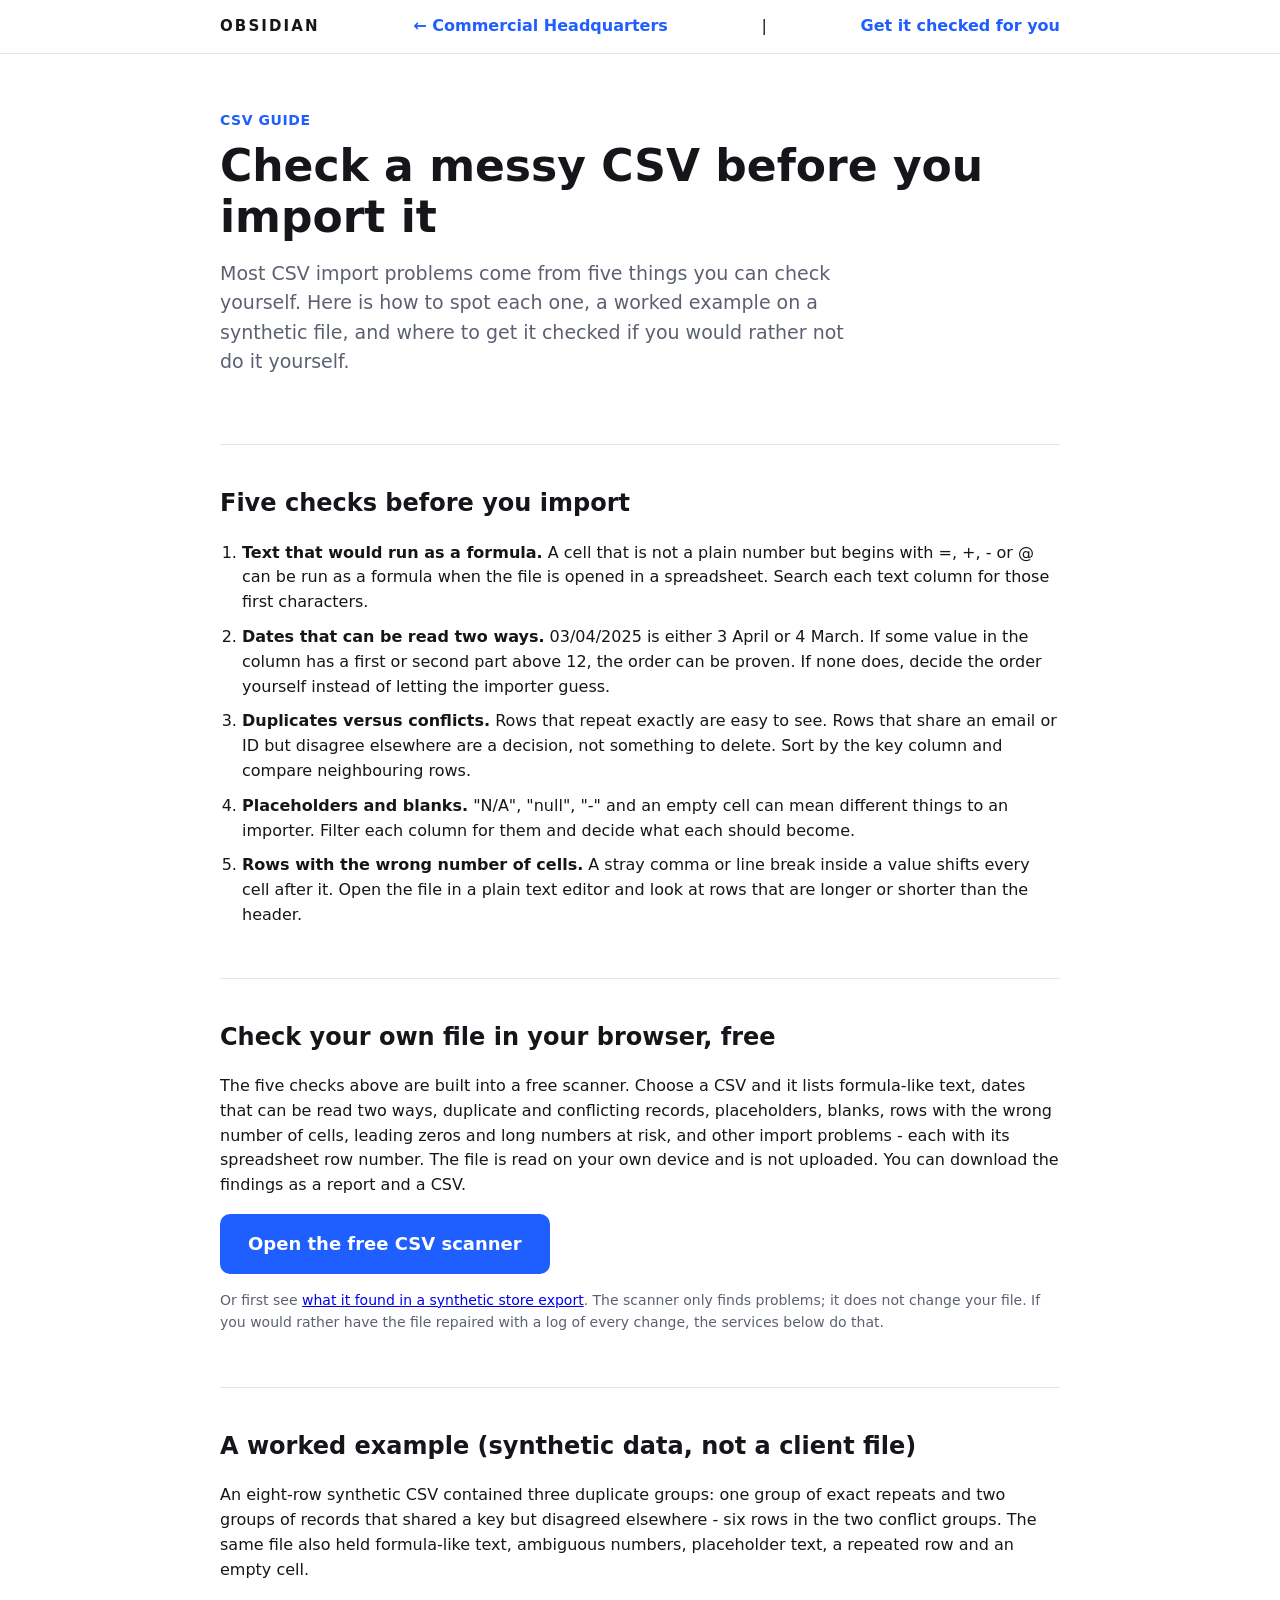
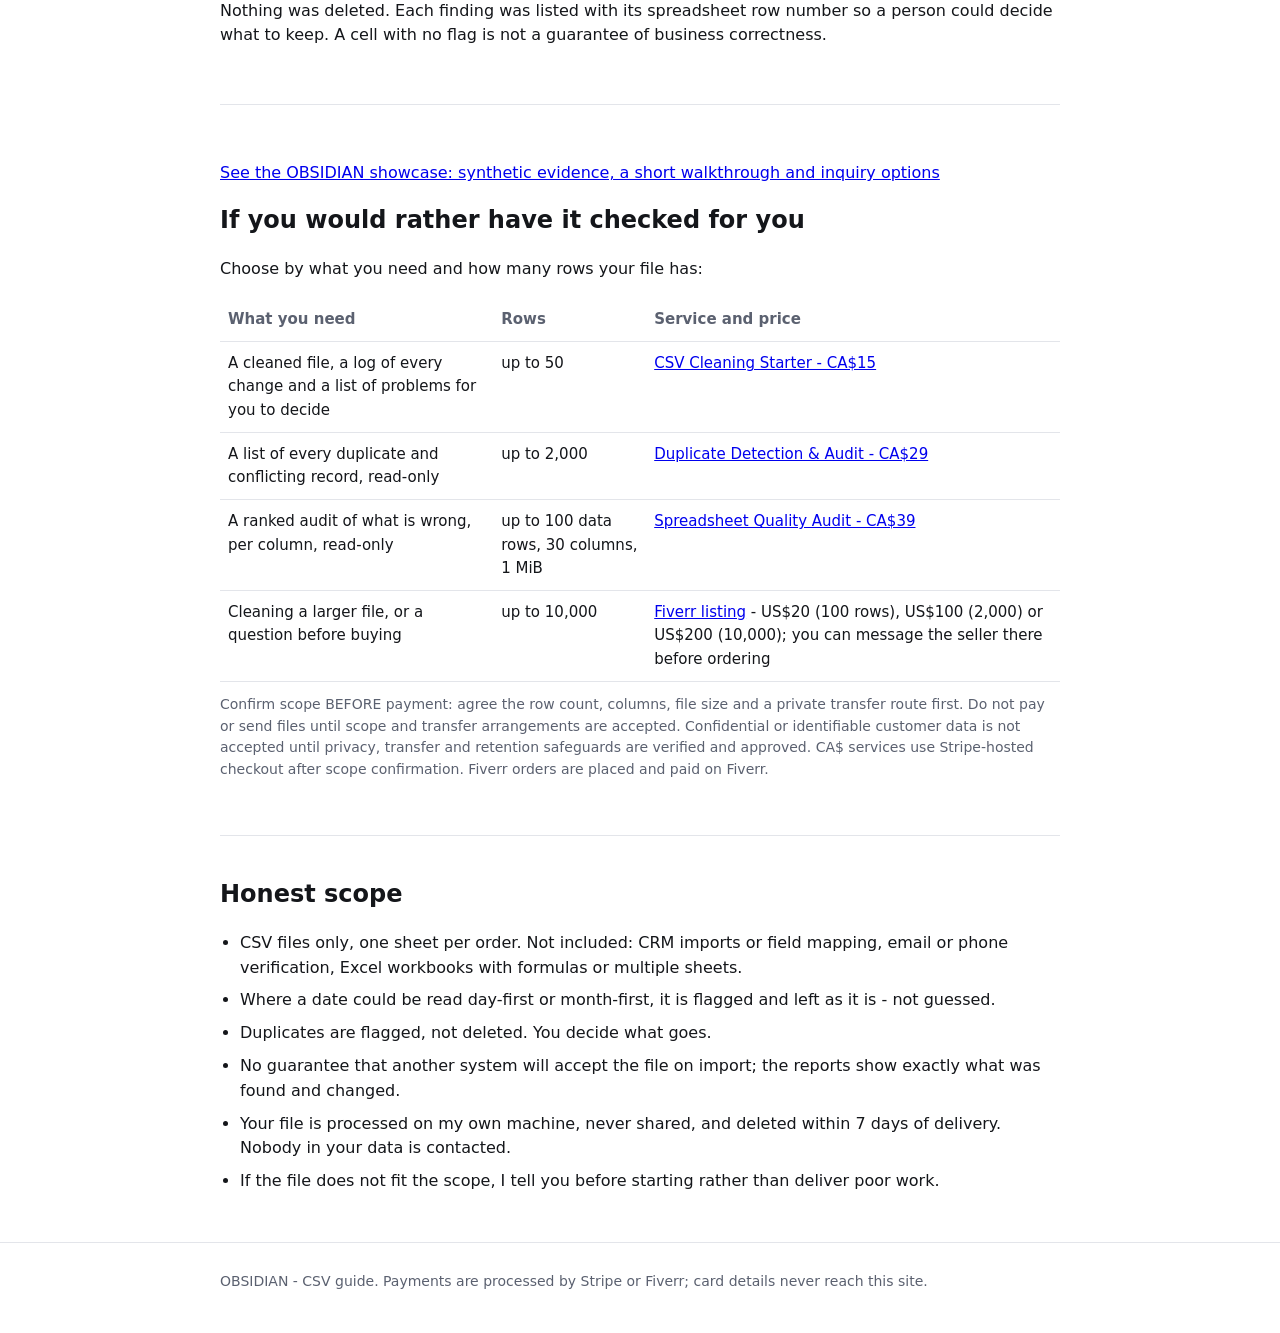
<file: csv-import-guide.html>
<!doctype html>
<html lang="en-CA">
<head>
  <link rel="canonical" href="https://obsidianventuresystems.tech/csv-import-guide.html">

<meta charset="utf-8">
<meta name="viewport" content="width=device-width, initial-scale=1">
<title>Check a messy CSV before you import it - five checks and a worked example</title>
<meta name="description" content="Five checks that catch most CSV import problems: formula-like cells, ambiguous dates, duplicates versus conflicting records, placeholders and broken rows. With a worked example on synthetic data.">
<style>
  :root { --ink:#14161a; --muted:#5b6170; --line:#e3e5ea; --bg:#f7f8fa; --accent:#1f5eff; --accent-dark:#1647c4; --ok:#147a3d; }
  * { box-sizing: border-box; }
  body { margin:0; font-family: system-ui, -apple-system, "Segoe UI", Roboto, Arial, sans-serif; color:var(--ink); background:#fff; line-height:1.55; overflow-wrap:anywhere; }
  .wrap { max-width: 880px; margin: 0 auto; padding: 0 20px; }
  header { border-bottom:1px solid var(--line); }
  header .wrap { display:flex; justify-content:space-between; align-items:center; padding-top:14px; padding-bottom:14px; }
  .brand { font-weight:800; letter-spacing:.14em; font-size:15px; }
  .hero { padding: 56px 0 40px; }
  .eyebrow { color:var(--accent); font-weight:700; font-size:14px; letter-spacing:.04em; text-transform:uppercase; margin:0 0 10px; }
  h1 { font-size: clamp(30px, 6vw, 44px); line-height:1.15; margin:0 0 16px; }
  .lead { font-size: 19px; color:var(--muted); margin:0 0 28px; max-width: 640px; }
  .price { display:flex; align-items:baseline; gap:10px; margin: 0 0 22px; }
  .price strong { font-size: 40px; }
  .price span { color:var(--muted); }
  .btn { display:inline-block; background:var(--accent); color:#fff; text-decoration:none; font-weight:700; font-size:18px; padding:16px 28px; border-radius:10px; min-height:48px; }
  .btn:hover, .btn:focus { background:var(--accent-dark); }
  .btn:focus-visible { outline:3px solid #9db8ff; outline-offset:2px; }
  .small { font-size:14px; color:var(--muted); margin-top:12px; }
  section { padding: 40px 0; border-top:1px solid var(--line); }
  h2 { font-size: 24px; margin: 0 0 18px; }
  .grid { display:grid; grid-template-columns: repeat(auto-fit, minmax(min(240px, 100%), 1fr)); gap:16px; }
  .card { background:var(--bg); border:1px solid var(--line); border-radius:12px; padding:18px 20px; }
  .card h3 { margin:0 0 6px; font-size:17px; }
  .card p { margin:0; color:var(--muted); }
  ul.check { list-style:none; padding:0; margin:0; }
  ul.check li { padding-left:28px; position:relative; margin-bottom:10px; }
  ul.check li::before { content:"\2713"; position:absolute; left:0; color:var(--ok); font-weight:800; }
  ul.plain { padding-left:20px; margin:0; }
  ul.plain li { margin-bottom:8px; }
  ol.steps { padding-left:22px; margin:0; }
  ol.steps li { margin-bottom:10px; }
  .cta { text-align:center; background:var(--bg); border-radius:14px; padding:36px 20px; margin: 40px 0; border:1px solid var(--line); }
  footer { color:var(--muted); font-size:14px; padding: 28px 0 40px; border-top:1px solid var(--line); }
  @media (max-width: 520px) { .btn { display:block; text-align:center; } .hero { padding-top:36px; } }
  table { width:100%; border-collapse:collapse; font-size:15px; }
  th, td { text-align:left; padding:10px 8px; border-bottom:1px solid var(--line); vertical-align:top; }
  th { color:var(--muted); font-weight:600; }
</style>
</head>
<body>
<header>
  <div class="wrap">
    <div class="brand">OBSIDIAN</div>
    <a href="index.html" style="color:var(--accent);font-weight:700;text-decoration:none">&larr; Commercial Headquarters</a> | <a href="#help" style="color:var(--accent);font-weight:700;text-decoration:none">Get it checked for you</a>
  </div>
</header>

<main class="wrap">
  <div class="hero">
    <p class="eyebrow">CSV guide</p>
    <h1>Check a messy CSV before you import it</h1>
    <p class="lead">Most CSV import problems come from five things you can check yourself. Here is how to spot each one, a worked example on a synthetic file, and where to get it checked if you would rather not do it yourself.</p>
  </div>

  <section>
    <h2>Five checks before you import</h2>
    <ol class="steps">
      <li><strong>Text that would run as a formula.</strong> A cell that is not a plain number but begins with =, +, - or @ can be run as a formula when the file is opened in a spreadsheet. Search each text column for those first characters.</li>
      <li><strong>Dates that can be read two ways.</strong> 03/04/2025 is either 3 April or 4 March. If some value in the column has a first or second part above 12, the order can be proven. If none does, decide the order yourself instead of letting the importer guess.</li>
      <li><strong>Duplicates versus conflicts.</strong> Rows that repeat exactly are easy to see. Rows that share an email or ID but disagree elsewhere are a decision, not something to delete. Sort by the key column and compare neighbouring rows.</li>
      <li><strong>Placeholders and blanks.</strong> "N/A", "null", "-" and an empty cell can mean different things to an importer. Filter each column for them and decide what each should become.</li>
      <li><strong>Rows with the wrong number of cells.</strong> A stray comma or line break inside a value shifts every cell after it. Open the file in a plain text editor and look at rows that are longer or shorter than the header.</li>
    </ol>
  </section>

  <section id="scanner">
    <h2>Check your own file in your browser, free</h2>
    <p>The five checks above are built into a free scanner. Choose a CSV and it lists formula-like text, dates that can be read two ways, duplicate and conflicting records, placeholders, blanks, rows with the wrong number of cells, leading zeros and long numbers at risk, and other import problems - each with its spreadsheet row number. The file is read on your own device and is not uploaded. You can download the findings as a report and a CSV.</p>
    <p><a class="btn" href="scanner/">Open the free CSV scanner</a></p>
    <p class="small">Or first see <a href="scanner/csv-import-problems.html">what it found in a synthetic store export</a>. The scanner only finds problems; it does not change your file. If you would rather have the file repaired with a log of every change, the services below do that.</p>
  </section>

  <section>
    <h2>A worked example (synthetic data, not a client file)</h2>
    <p>An eight-row synthetic CSV contained three duplicate groups: one group of exact repeats and two groups of records that shared a key but disagreed elsewhere - six rows in the two conflict groups. The same file also held formula-like text, ambiguous numbers, placeholder text, a repeated row and an empty cell.</p>
    <p>Nothing was deleted. Each finding was listed with its spreadsheet row number so a person could decide what to keep. A cell with no flag is not a guarantee of business correctness.</p>
  </section>

  <section id="help">
    <p><a href="showcase/">See the OBSIDIAN showcase: synthetic evidence, a short walkthrough and inquiry options</a></p>
    <h2>If you would rather have it checked for you</h2>
    <p>Choose by what you need and how many rows your file has:</p>
    <table>
      <tr><th>What you need</th><th>Rows</th><th>Service and price</th></tr>
      <tr><td>A cleaned file, a log of every change and a list of problems for you to decide</td><td>up to 50</td><td><a href="https://buy.stripe.com/3cI5kw4Sr1Eq6Wj3QZ04800?client_reference_id=guide-page">CSV Cleaning Starter - CA$15</a></td></tr>
      <tr><td>A list of every duplicate and conflicting record, read-only</td><td>up to 2,000</td><td><a href="https://buy.stripe.com/14A5kw1Gf1Eq1BZcnv04801?client_reference_id=guide-page">Duplicate Detection &amp; Audit - CA$29</a></td></tr>
      <tr><td>A ranked audit of what is wrong, per column, read-only</td><td>up to 100 data rows, 30 columns, 1 MiB</td><td><a href="https://buy.stripe.com/3cIcMY70zaaW6Wjcnv04802?client_reference_id=guide-page">Spreadsheet Quality Audit - CA$39</a></td></tr>
      <tr><td>Cleaning a larger file, or a question before buying</td><td>up to 10,000</td><td><a href="https://www.fiverr.com/dustinrebellato/clean-standardise-and-flag-your-spreadsheet-with-a-verified-report">Fiverr listing</a> - US$20 (100 rows), US$100 (2,000) or US$200 (10,000); you can message the seller there before ordering</td></tr>
    </table>
    <p class="small">Confirm scope BEFORE payment: agree the row count, columns, file size and a private transfer route first. Do not pay or send files until scope and transfer arrangements are accepted. Confidential or identifiable customer data is not accepted until privacy, transfer and retention safeguards are verified and approved. CA$ services use Stripe-hosted checkout after scope confirmation. Fiverr orders are placed and paid on Fiverr.</p>
  </section>

  <section>
    <h2>Honest scope</h2>
    <ul class="plain">
      <li>CSV files only, one sheet per order. Not included: CRM imports or field mapping, email or phone verification, Excel workbooks with formulas or multiple sheets.</li>
      <li>Where a date could be read day-first or month-first, it is flagged and left as it is - not guessed.</li>
      <li>Duplicates are flagged, not deleted. You decide what goes.</li>
      <li>No guarantee that another system will accept the file on import; the reports show exactly what was found and changed.</li>
      <li>Your file is processed on my own machine, never shared, and deleted within 7 days of delivery. Nobody in your data is contacted.</li>
      <li>If the file does not fit the scope, I tell you before starting rather than deliver poor work.</li>
    </ul>
  </section>
</main>

<footer>
  <div class="wrap">OBSIDIAN - CSV guide. Payments are processed by Stripe or Fiverr; card details never reach this site.</div>
</footer>
</body>
</html>
</file>
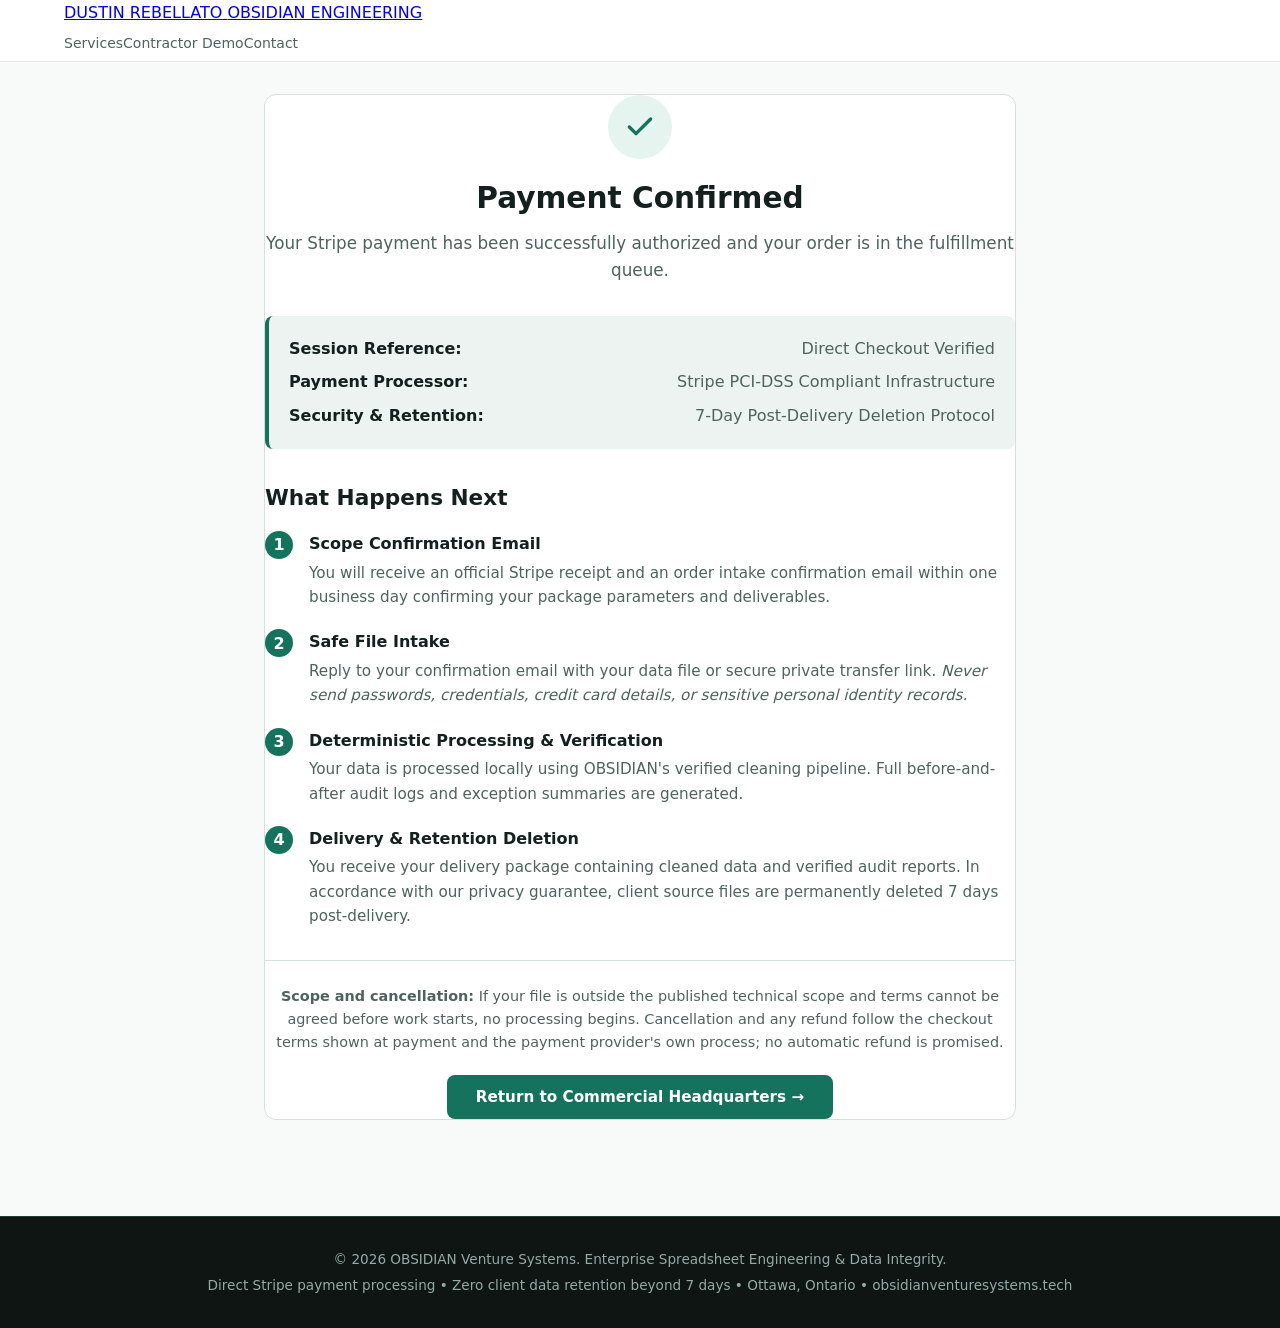
<file: order-confirmation.html>
<!DOCTYPE html>
<html lang="en">
<head>
  <meta charset="UTF-8">
  <meta name="viewport" content="width=device-width, initial-scale=1.0">
  <title>Payment Confirmed — OBSIDIAN Venture Systems</title>
  <meta name="robots" content="noindex, nofollow">
  <meta name="description" content="Stripe payment confirmed for OBSIDIAN spreadsheet data cleaning and validation services. Order intake instructions and next steps.">
  <link rel="stylesheet" href="style.css">
  <link rel="canonical" href="https://obsidianventuresystems.tech/order-confirmation.html">
</head>
<body class="bg-light">

  <header class="site-header">
    <div class="container header-container">
      <a href="index.html" class="brand-logo">
        <span class="brand-name">DUSTIN REBELLATO</span>
        <span class="brand-tag">OBSIDIAN ENGINEERING</span>
      </a>
      <nav class="site-nav">
        <a href="index.html#pricing" class="nav-link">Services</a>
        <a href="contractors.html" class="nav-link">Contractor Demo</a>
        <a href="index.html#contact" class="nav-link">Contact</a>
      </nav>
    </div>
  </header>

  <main class="container py-5" style="max-width: 800px; margin: 2rem auto;">
    <div class="card p-4 shadow-lg" style="background: var(--surface-white); border-radius: var(--radius-lg); border: 1px solid var(--border-light);">
      
      <div style="text-align: center; margin-bottom: 2rem;">
        <div style="display: inline-flex; align-items: center; justify-content: center; width: 64px; height: 64px; border-radius: 50%; background: var(--primary-subtle); color: var(--primary); margin-bottom: 1rem;">
          <svg width="32" height="32" viewBox="0 0 24 24" fill="none" stroke="currentColor" stroke-width="2.5" stroke-linecap="round" stroke-linejoin="round">
            <path d="M20 6L9 17l-5-5"/>
          </svg>
        </div>
        <h1 style="font-size: 1.85rem; color: var(--text-main); margin-bottom: 0.5rem;">Payment Confirmed</h1>
        <p class="text-muted" style="font-size: 1.05rem;">Your Stripe payment has been successfully authorized and your order is in the fulfillment queue.</p>
      </div>

      <div style="background: var(--bg-alt); padding: 1.25rem; border-radius: var(--radius-md); border-left: 4px solid var(--primary); margin-bottom: 2rem;">
        <div style="display: flex; justify-content: space-between; flex-wrap: wrap; gap: 0.5rem;">
          <span style="font-weight: 600; color: var(--text-main);">Session Reference:</span>
          <span id="sessionDisplay" class="font-mono text-muted" style="word-break: break-all;">Loading...</span>
        </div>
        <div style="display: flex; justify-content: space-between; flex-wrap: wrap; gap: 0.5rem; margin-top: 0.5rem;">
          <span style="font-weight: 600; color: var(--text-main);">Payment Processor:</span>
          <span class="text-muted">Stripe PCI-DSS Compliant Infrastructure</span>
        </div>
        <div style="display: flex; justify-content: space-between; flex-wrap: wrap; gap: 0.5rem; margin-top: 0.5rem;">
          <span style="font-weight: 600; color: var(--text-main);">Security &amp; Retention:</span>
          <span class="text-muted">7-Day Post-Delivery Deletion Protocol</span>
        </div>
      </div>

      <h2 style="font-size: 1.35rem; color: var(--text-main); margin-bottom: 1rem;">What Happens Next</h2>
      
      <div style="display: flex; flex-direction: column; gap: 1.25rem; margin-bottom: 2rem;">
        <div style="display: flex; gap: 1rem; align-items: flex-start;">
          <div style="font-weight: bold; background: var(--primary); color: white; width: 28px; height: 28px; border-radius: 50%; display: flex; align-items: center; justify-content: center; flex-shrink: 0;">1</div>
          <div>
            <h4 style="margin: 0 0 0.25rem 0; color: var(--text-main);">Scope Confirmation Email</h4>
            <p class="text-muted" style="margin: 0; font-size: 0.95rem;">You will receive an official Stripe receipt and an order intake confirmation email within one business day confirming your package parameters and deliverables.</p>
          </div>
        </div>

        <div style="display: flex; gap: 1rem; align-items: flex-start;">
          <div style="font-weight: bold; background: var(--primary); color: white; width: 28px; height: 28px; border-radius: 50%; display: flex; align-items: center; justify-content: center; flex-shrink: 0;">2</div>
          <div>
            <h4 style="margin: 0 0 0.25rem 0; color: var(--text-main);">Safe File Intake</h4>
            <p class="text-muted" style="margin: 0; font-size: 0.95rem;">Reply to your confirmation email with your data file or secure private transfer link. <em>Never send passwords, credentials, credit card details, or sensitive personal identity records.</em></p>
          </div>
        </div>

        <div style="display: flex; gap: 1rem; align-items: flex-start;">
          <div style="font-weight: bold; background: var(--primary); color: white; width: 28px; height: 28px; border-radius: 50%; display: flex; align-items: center; justify-content: center; flex-shrink: 0;">3</div>
          <div>
            <h4 style="margin: 0 0 0.25rem 0; color: var(--text-main);">Deterministic Processing &amp; Verification</h4>
            <p class="text-muted" style="margin: 0; font-size: 0.95rem;">Your data is processed locally using OBSIDIAN's verified cleaning pipeline. Full before-and-after audit logs and exception summaries are generated.</p>
          </div>
        </div>

        <div style="display: flex; gap: 1rem; align-items: flex-start;">
          <div style="font-weight: bold; background: var(--primary); color: white; width: 28px; height: 28px; border-radius: 50%; display: flex; align-items: center; justify-content: center; flex-shrink: 0;">4</div>
          <div>
            <h4 style="margin: 0 0 0.25rem 0; color: var(--text-main);">Delivery &amp; Retention Deletion</h4>
            <p class="text-muted" style="margin: 0; font-size: 0.95rem;">You receive your delivery package containing cleaned data and verified audit reports. In accordance with our privacy guarantee, client source files are permanently deleted 7 days post-delivery.</p>
          </div>
        </div>
      </div>

      <div style="border-top: 1px solid var(--border-light); padding-top: 1.5rem; text-align: center;">
        <p class="text-muted" style="font-size: 0.9rem; margin-bottom: 1.25rem;">
          <strong>Scope and cancellation:</strong> If your file is outside the published technical scope and terms cannot be agreed before work starts, no processing begins. Cancellation and any refund follow the checkout terms shown at payment and the payment provider's own process; no automatic refund is promised.
        </p>
        <a href="index.html" class="btn btn-primary" style="display: inline-block; padding: 0.75rem 1.75rem; border-radius: var(--radius-md); text-decoration: none;">Return to Commercial Headquarters &rarr;</a>
      </div>

    </div>
  </main>

  <footer class="site-footer" style="margin-top: 4rem; padding: 2rem 0; background: var(--bg-dark); color: var(--text-light-muted); text-align: center; font-size: 0.85rem;">
    <div class="container">
      <p>&copy; 2026 OBSIDIAN Venture Systems. Enterprise Spreadsheet Engineering &amp; Data Integrity.</p>
      <p style="margin-top: 0.25rem;">Direct Stripe payment processing &bull; Zero client data retention beyond 7 days &bull; Ottawa, Ontario &bull; obsidianventuresystems.tech</p>
    </div>
  </footer>

  <script>
    (function() {
      const urlParams = new URLSearchParams(window.location.search);
      const sessionId = urlParams.get('session_id') || 'Direct Checkout Verified';
      const displayElem = document.getElementById('sessionDisplay');
      if (displayElem) {
        displayElem.textContent = sessionId;
      }
    })();
  </script>
</body>
</html>
</file>
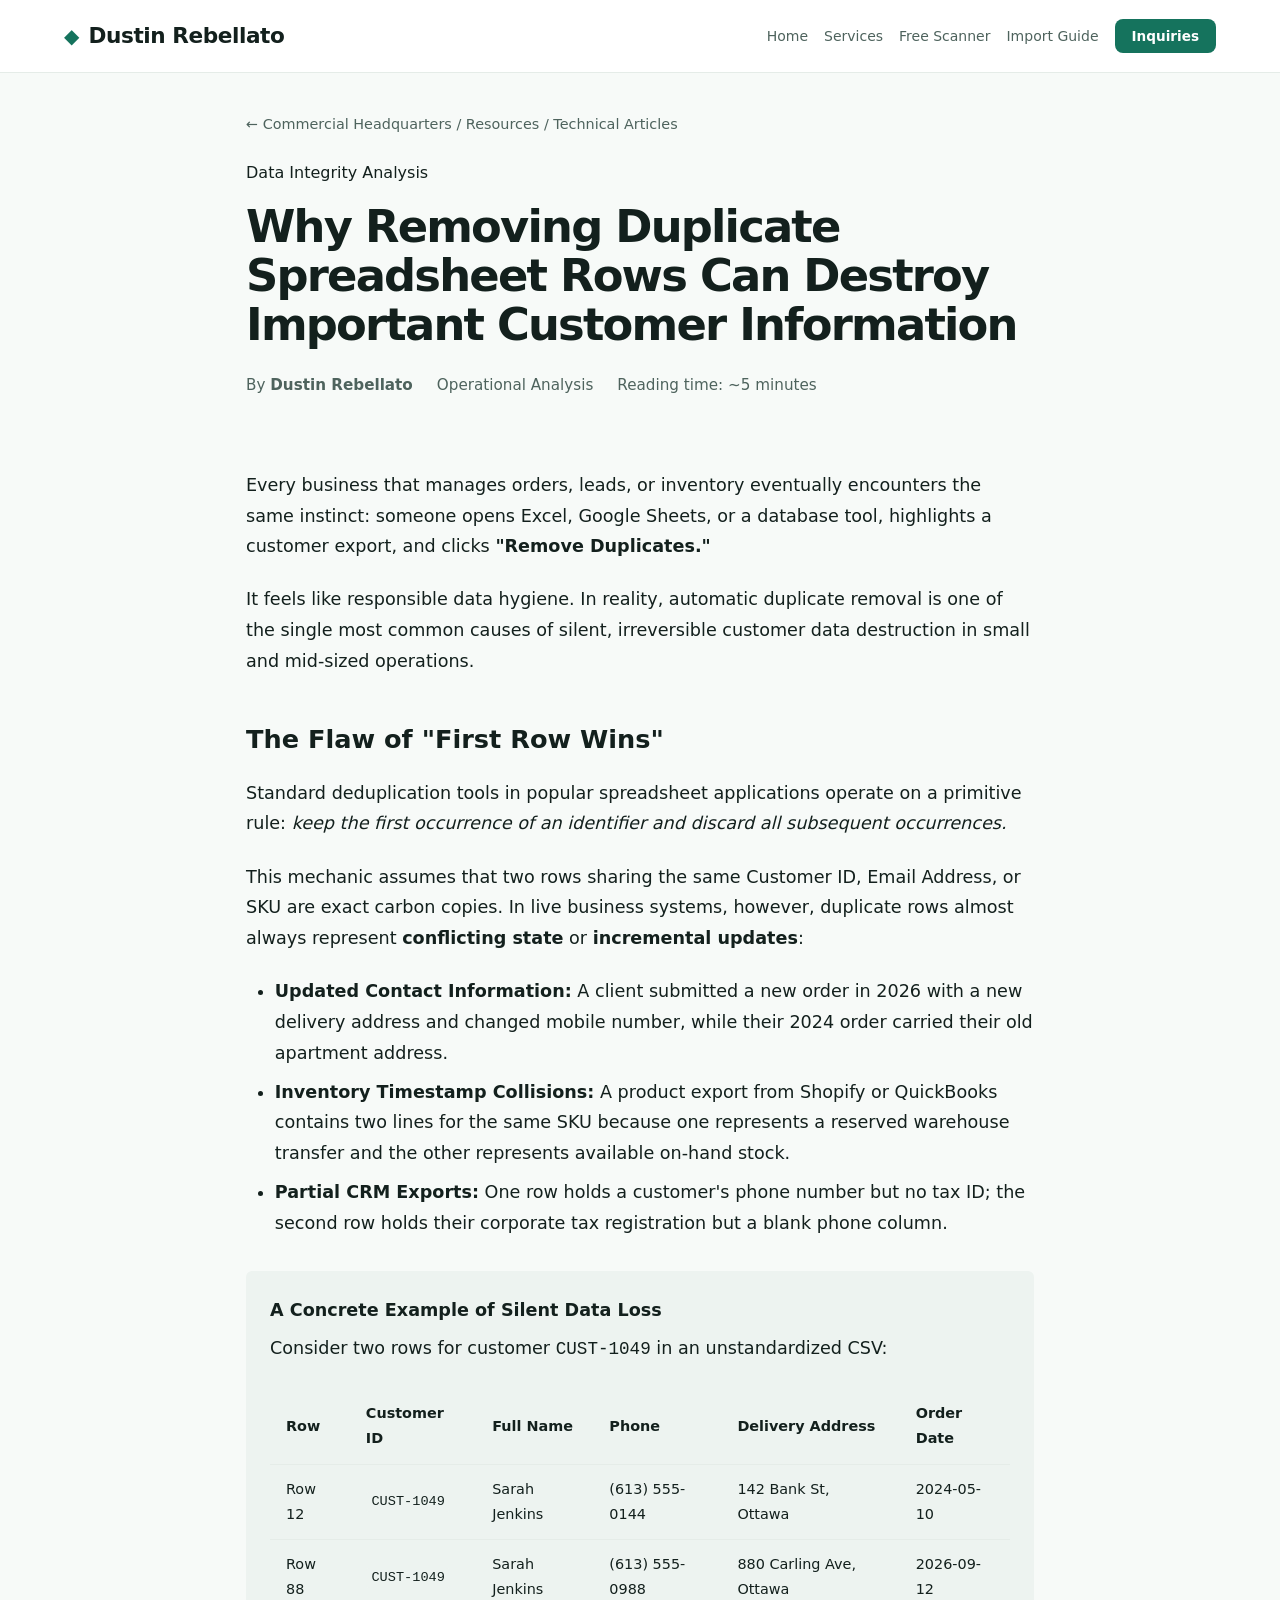
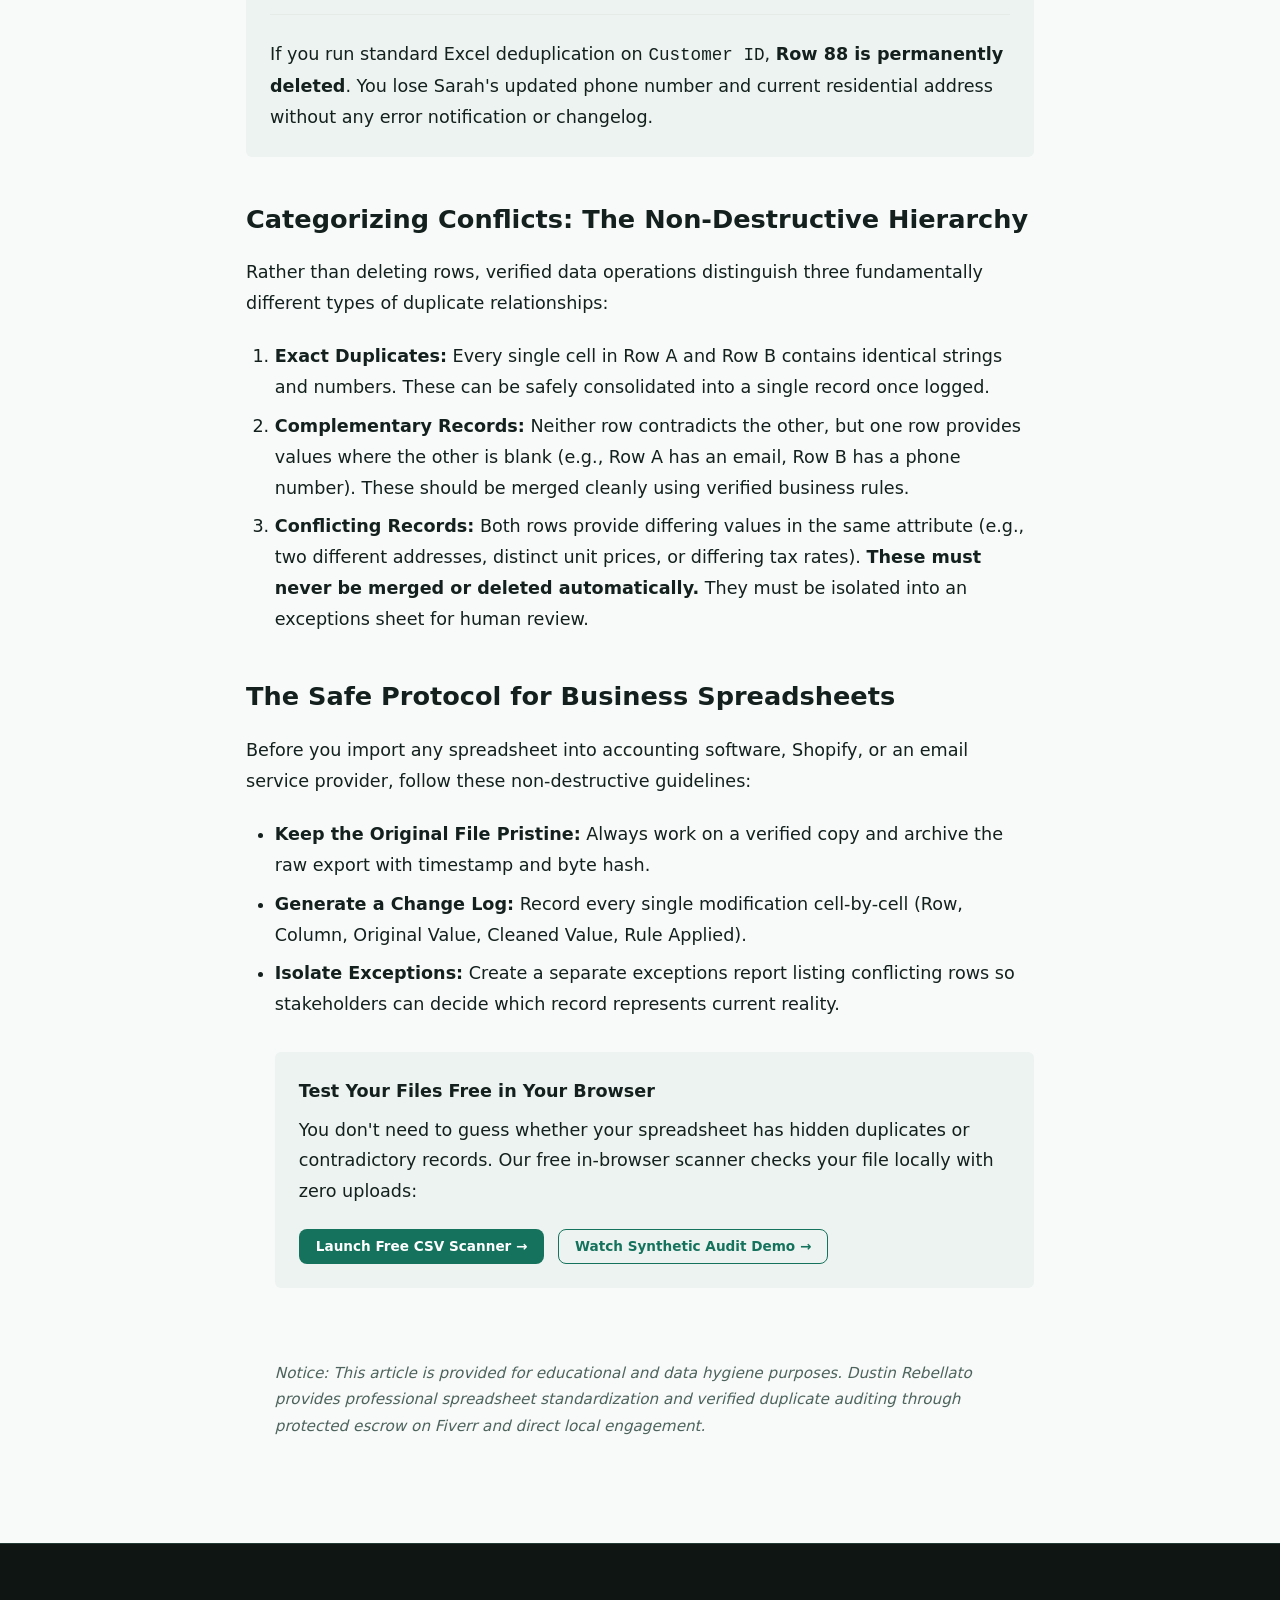
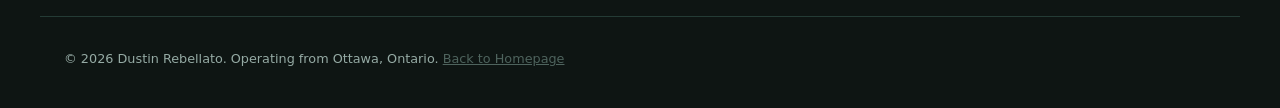
<file: articles/duplicate-removal-risks.html>
<!DOCTYPE html>
<html lang="en">
<head>
  <meta charset="utf-8">
  <meta name="viewport" content="width=device-width, initial-scale=1">
  <title>Why Removing Duplicate Spreadsheet Rows Destroys Important Customer Information — Dustin Rebellato</title>
  <meta name="description" content="Discover why naive spreadsheet deduplication silently deletes updated customer phone numbers, shipping addresses, and order history, and how non-destructive auditing prevents data loss.">
  <link rel="canonical" href="https://obsidianventuresystems.tech/articles/duplicate-removal-risks.html">
  <meta property="og:title" content="Why Removing Duplicate Spreadsheet Rows Destroys Important Customer Information">
  <meta property="og:description" content="Discover why naive spreadsheet deduplication silently deletes updated customer phone numbers, shipping addresses, and order history, and how non-destructive auditing prevents data loss.">
  <meta property="og:url" content="https://obsidianventuresystems.tech/articles/duplicate-removal-risks.html">
  <meta property="og:type" content="article">
  <meta property="og:image" content="https://obsidianventuresystems.tech/showcase/media/promo-thumbnail.png">
  <meta name="twitter:card" content="summary_large_image">
  <meta name="twitter:title" content="Why Removing Duplicate Spreadsheet Rows Destroys Important Customer Information">
  <meta name="twitter:description" content="Discover why naive spreadsheet deduplication silently deletes updated customer data.">
  <link rel="stylesheet" href="../style.css">
  <link rel="icon" href="data:image/svg+xml,<svg xmlns='http://www.w3.org/2000/svg' viewBox='0 0 100 100'><polygon points='50,10 90,50 50,90 10,50' fill='%23176b58'/></svg>">
  <script type="application/ld+json">
  {
    "@context": "https://schema.org",
    "@type": "TechArticle",
    "headline": "Why Removing Duplicate Spreadsheet Rows Can Destroy Important Customer Information",
    "description": "An operational analysis of why standard spreadsheet deduplication causes silent data loss and how non-destructive conflict reconciliation solves it.",
    "author": {
      "@type": "Person",
      "name": "Dustin Rebellato",
      "jobTitle": "Data Integrity & Operational Systems Specialist",
      "url": "https://obsidianventuresystems.tech/#about"
    },
    "publisher": {
      "@type": "Organization",
      "name": "Dustin Rebellato Commercial Systems",
      "url": "https://obsidianventuresystems.tech/"
    },
    "datePublished": "2026-11-06",
    "url": "https://obsidianventuresystems.tech/articles/duplicate-removal-risks.html"
  }
  </script>
  <style>
    .article-wrap { max-width: 820px; margin: 0 auto; padding: 2.5rem 1rem 5rem; }
    .article-header { margin-bottom: 2.5rem; border-bottom: 1px solid var(--border-color); padding-bottom: 2rem; }
    .article-meta { font-size: 0.95rem; color: var(--text-muted); margin-top: 1rem; display: flex; gap: 1.5rem; flex-wrap: wrap; }
    .article-body { font-size: 1.1rem; line-height: 1.75; color: var(--text-main); }
    .article-body h2 { margin-top: 2.5rem; margin-bottom: 1rem; color: var(--text-heading); font-size: 1.6rem; }
    .article-body h3 { margin-top: 2rem; margin-bottom: 0.75rem; color: var(--text-heading); font-size: 1.3rem; }
    .article-body p { margin-bottom: 1.4rem; }
    .article-body ul, .article-body ol { margin-bottom: 1.5rem; padding-left: 1.8rem; }
    .article-body li { margin-bottom: 0.5rem; }
    .callout-box { background: var(--bg-alt); border-left: 4px solid var(--primary-accent); padding: 1.5rem; border-radius: 6px; margin: 2rem 0; }
    .callout-box h4 { margin-top: 0; color: var(--primary-accent); margin-bottom: 0.5rem; }
    .table-responsive { overflow-x: auto; margin: 1.5rem 0; }
    .nav-breadcrumbs { font-size: 0.9rem; color: var(--text-muted); margin-bottom: 1.5rem; }
    .nav-breadcrumbs a { color: var(--primary-accent); text-decoration: none; }
  </style>
</head>
<body>
  <header class="site-header">
    <div class="container header-inner">
      <a href="../#home" class="brand-link">
        <span class="brand-glyph">&#9670;</span>
        <span class="brand-name">Dustin Rebellato</span>
      </a>
      <nav class="site-nav">
        <ul class="nav-list">
          <li><a href="../#home" class="nav-link">Home</a></li>
          <li><a href="../#services" class="nav-link">Services</a></li>
          <li><a href="../scanner/" class="nav-link">Free Scanner</a></li>
          <li><a href="../csv-import-guide.html" class="nav-link">Import Guide</a></li>
          <li><a href="../#contact" class="btn btn-sm btn-primary">Inquiries</a></li>
        </ul>
      </nav>
    </div>
  </header>

  <main class="article-wrap">
    <div class="nav-breadcrumbs">
      <a href="../#home">&larr; Commercial Headquarters</a> / <a href="../#services">Resources</a> / Technical Articles
    </div>

    <header class="article-header">
      <span class="badge">Data Integrity Analysis</span>
      <h1 class="hero-title" style="font-size: clamp(2rem, 4vw, 2.8rem); margin-top: 1rem;">
        Why Removing Duplicate Spreadsheet Rows Can Destroy Important Customer Information
      </h1>
      <div class="article-meta">
        <span>By <strong>Dustin Rebellato</strong></span>
        <span>Operational Analysis</span>
        <span>Reading time: ~5 minutes</span>
      </div>
    </header>

    <article class="article-body">
      <p>
        Every business that manages orders, leads, or inventory eventually encounters the same instinct: someone opens Excel, Google Sheets, or a database tool, highlights a customer export, and clicks <strong>"Remove Duplicates."</strong>
      </p>
      <p>
        It feels like responsible data hygiene. In reality, automatic duplicate removal is one of the single most common causes of silent, irreversible customer data destruction in small and mid-sized operations.
      </p>

      <h2>The Flaw of "First Row Wins"</h2>
      <p>
        Standard deduplication tools in popular spreadsheet applications operate on a primitive rule: <em>keep the first occurrence of an identifier and discard all subsequent occurrences.</em>
      </p>
      <p>
        This mechanic assumes that two rows sharing the same Customer ID, Email Address, or SKU are exact carbon copies. In live business systems, however, duplicate rows almost always represent <strong>conflicting state</strong> or <strong>incremental updates</strong>:
      </p>
      <ul>
        <li><strong>Updated Contact Information:</strong> A client submitted a new order in 2026 with a new delivery address and changed mobile number, while their 2024 order carried their old apartment address.</li>
        <li><strong>Inventory Timestamp Collisions:</strong> A product export from Shopify or QuickBooks contains two lines for the same SKU because one represents a reserved warehouse transfer and the other represents available on-hand stock.</li>
        <li><strong>Partial CRM Exports:</strong> One row holds a customer's phone number but no tax ID; the second row holds their corporate tax registration but a blank phone column.</li>
      </ul>

      <div class="callout-box">
        <h4>A Concrete Example of Silent Data Loss</h4>
        <p>Consider two rows for customer <code>CUST-1049</code> in an unstandardized CSV:</p>
        <div class="table-responsive">
          <table class="data-table" style="font-size:0.9rem;">
            <thead>
              <tr><th>Row</th><th>Customer ID</th><th>Full Name</th><th>Phone</th><th>Delivery Address</th><th>Order Date</th></tr>
            </thead>
            <tbody>
              <tr><td>Row 12</td><td><code>CUST-1049</code></td><td>Sarah Jenkins</td><td>(613) 555-0144</td><td>142 Bank St, Ottawa</td><td>2024-05-10</td></tr>
              <tr><td>Row 88</td><td><code>CUST-1049</code></td><td>Sarah Jenkins</td><td>(613) 555-0988</td><td>880 Carling Ave, Ottawa</td><td>2026-09-12</td></tr>
            </tbody>
          </table>
        </div>
        <p style="margin-bottom:0;">
          If you run standard Excel deduplication on <code>Customer ID</code>, <strong>Row 88 is permanently deleted</strong>. You lose Sarah's updated phone number and current residential address without any error notification or changelog.
        </p>
      </div>

      <h2>Categorizing Conflicts: The Non-Destructive Hierarchy</h2>
      <p>
        Rather than deleting rows, verified data operations distinguish three fundamentally different types of duplicate relationships:
      </p>
      <ol>
        <li>
          <strong>Exact Duplicates:</strong> Every single cell in Row A and Row B contains identical strings and numbers. These can be safely consolidated into a single record once logged.
        </li>
        <li>
          <strong>Complementary Records:</strong> Neither row contradicts the other, but one row provides values where the other is blank (e.g., Row A has an email, Row B has a phone number). These should be merged cleanly using verified business rules.
        </li>
        <li>
          <strong>Conflicting Records:</strong> Both rows provide differing values in the same attribute (e.g., two different addresses, distinct unit prices, or differing tax rates). <strong>These must never be merged or deleted automatically.</strong> They must be isolated into an exceptions sheet for human review.
        </li>
      </ol>

      <h2>The Safe Protocol for Business Spreadsheets</h2>
      <p>
        Before you import any spreadsheet into accounting software, Shopify, or an email service provider, follow these non-destructive guidelines:
      </p>
      <ul>
        <li><strong>Keep the Original File Pristine:</strong> Always work on a verified copy and archive the raw export with timestamp and byte hash.</li>
        <li><strong>Generate a Change Log:</strong> Record every single modification cell-by-cell (Row, Column, Original Value, Cleaned Value, Rule Applied).</li>
        <li><strong>Isolate Exceptions:</strong> Create a separate exceptions report listing conflicting rows so stakeholders can decide which record represents current reality.</li>
      </ol>

      <div class="callout-box" style="border-left-color: var(--secondary-accent);">
        <h4>Test Your Files Free in Your Browser</h4>
        <p>
          You don't need to guess whether your spreadsheet has hidden duplicates or contradictory records. Our free in-browser scanner checks your file locally with zero uploads:
        </p>
        <p style="margin-bottom:0;">
          <a href="../scanner/" class="btn btn-sm btn-primary">Launch Free CSV Scanner &rarr;</a>
          <a href="../showcase/" class="btn btn-sm btn-outline" style="margin-left:0.5rem;">Watch Synthetic Audit Demo &rarr;</a>
        </p>
      </div>

      <p class="text-muted" style="font-size:0.95rem; margin-top:3rem; border-top:1px solid var(--border-color); padding-top:1.5rem;">
        <em>Notice: This article is provided for educational and data hygiene purposes. Dustin Rebellato provides professional spreadsheet standardization and verified duplicate auditing through protected escrow on Fiverr and direct local engagement.</em>
      </p>
    </article>
  </main>

  <footer class="site-footer">
    <div class="container footer-bottom">
      <p>&copy; 2026 Dustin Rebellato. Operating from Ottawa, Ontario. <a href="../#home" style="color:var(--text-muted);">Back to Homepage</a></p>
    </div>
  </footer>
</body>
</html>
</file>
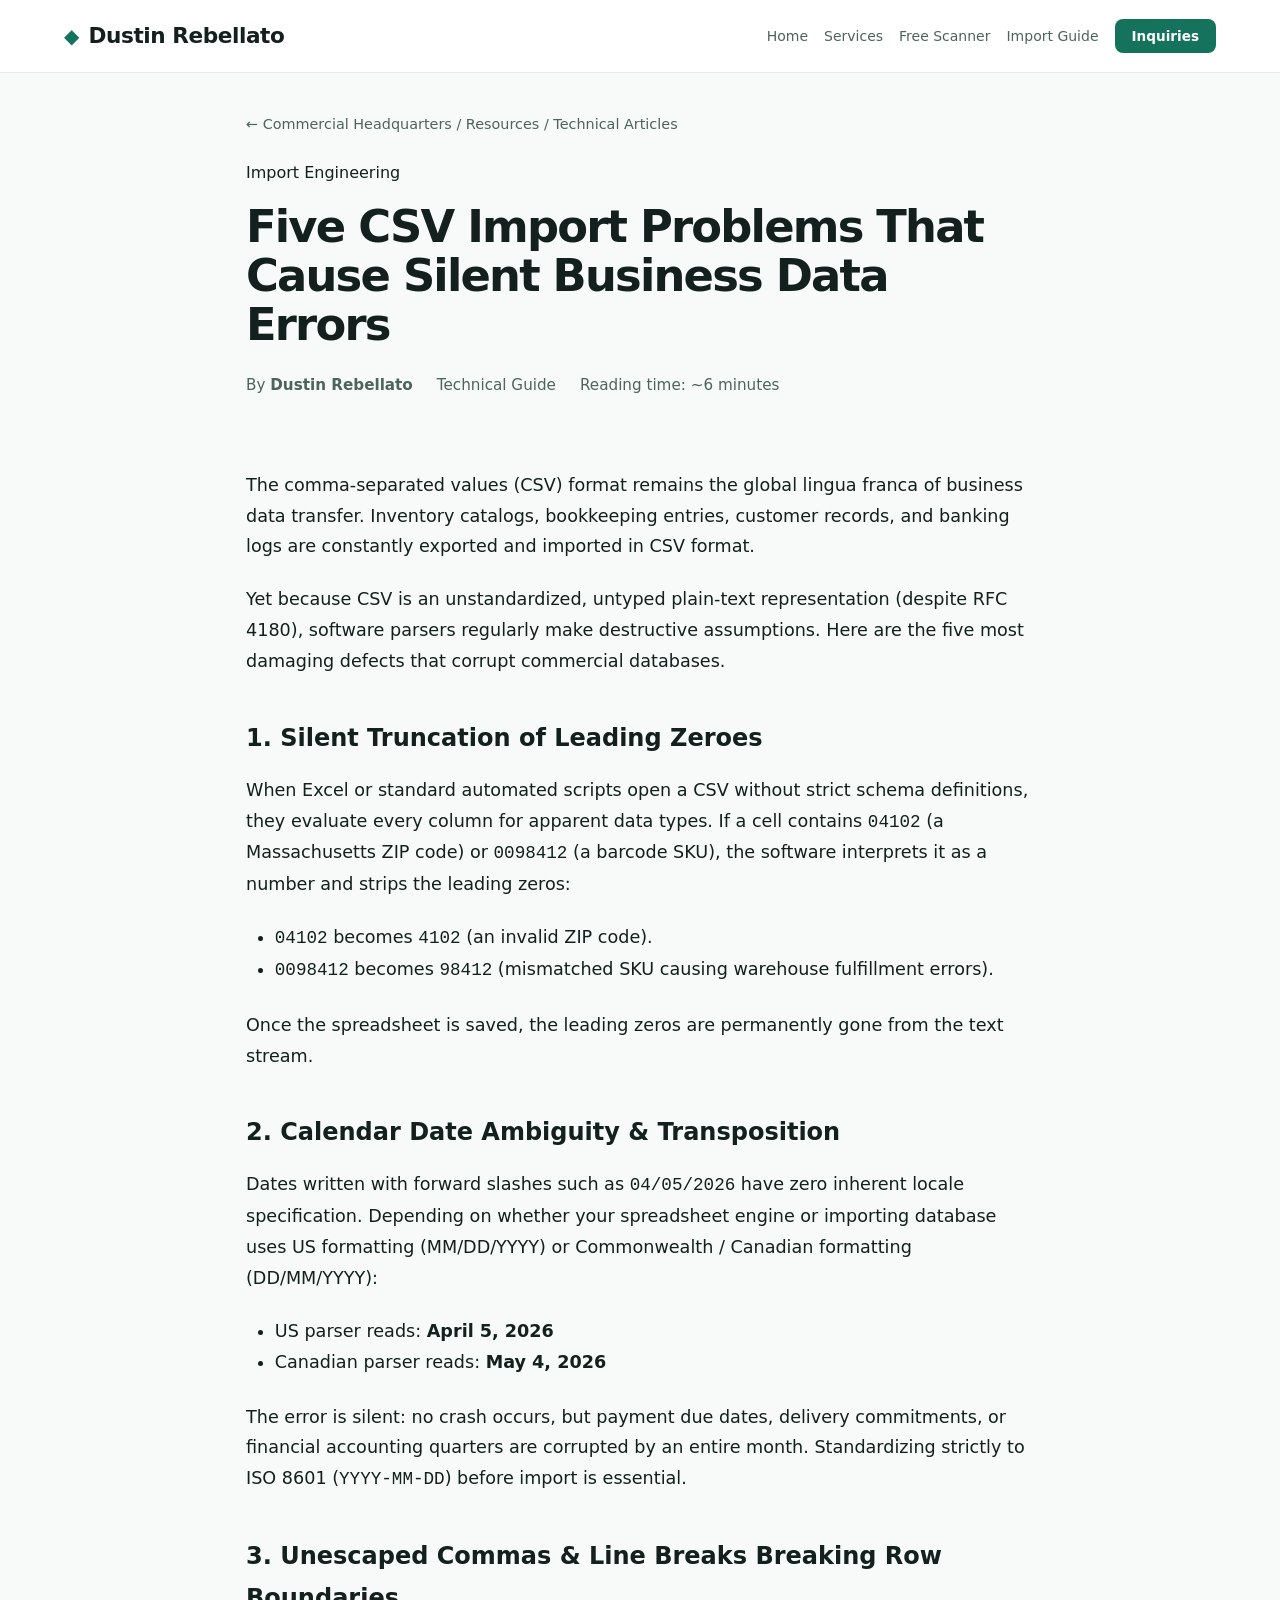
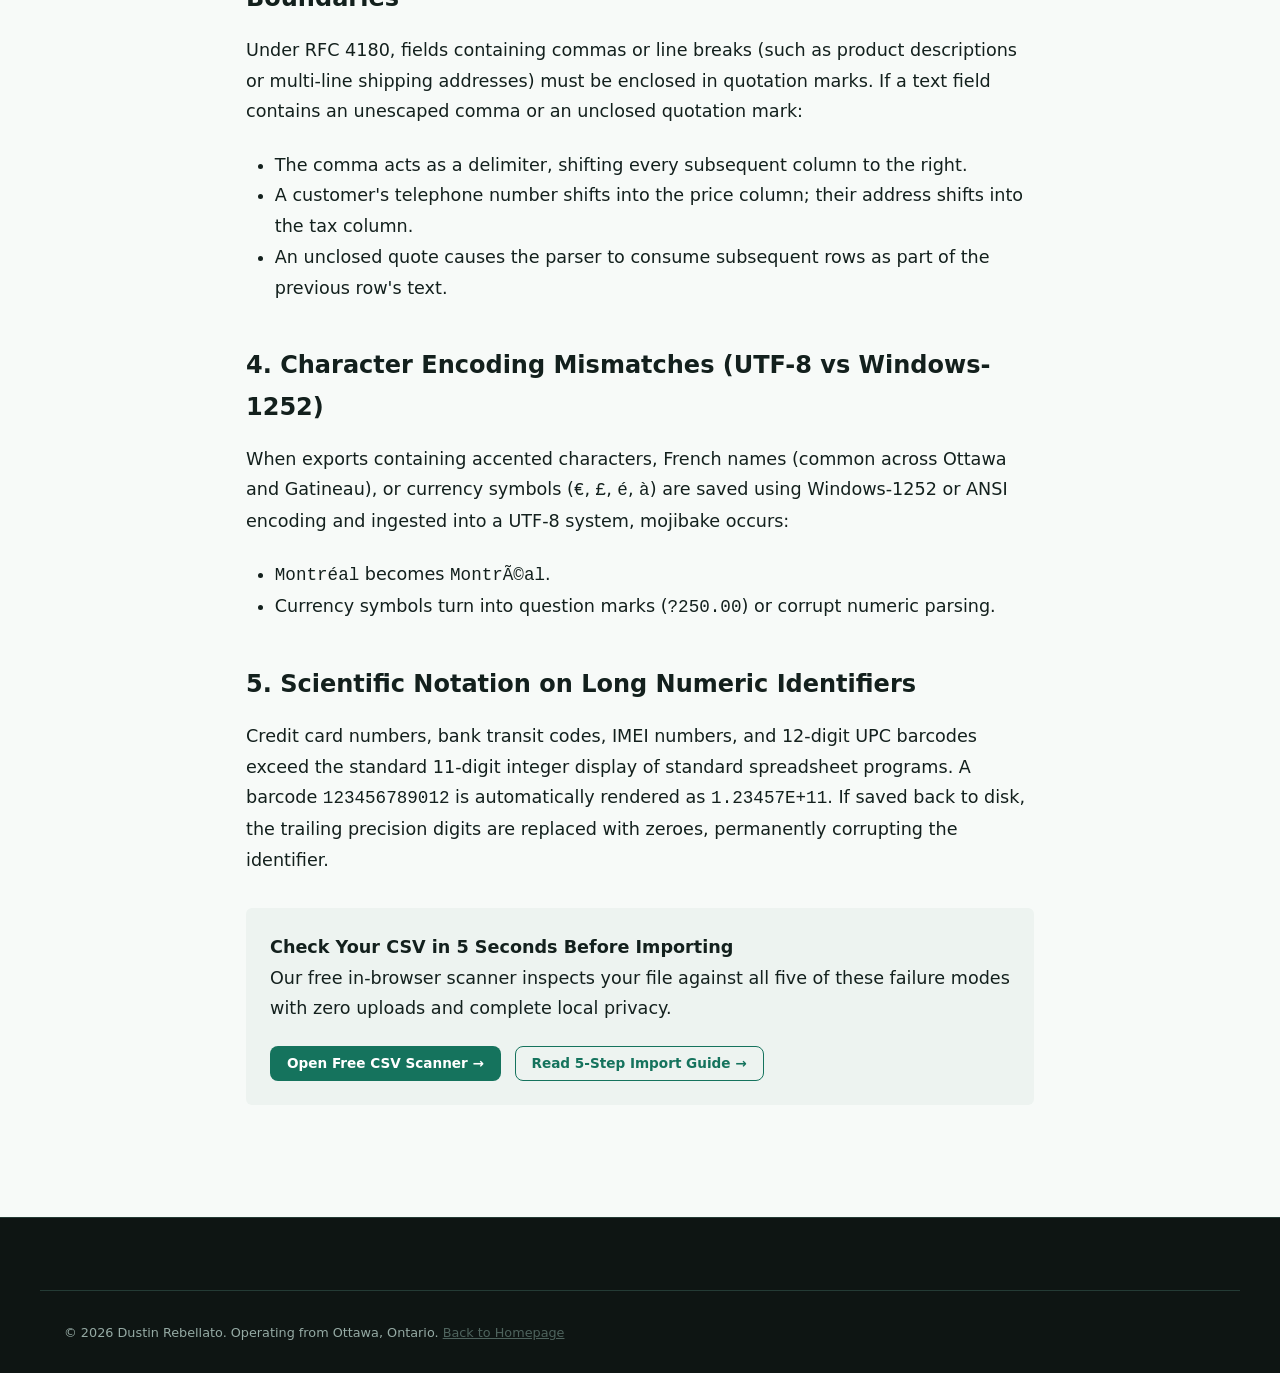
<file: articles/five-csv-import-problems.html>
<!DOCTYPE html>
<html lang="en">
<head>
  <meta charset="utf-8">
  <meta name="viewport" content="width=device-width, initial-scale=1">
  <title>Five CSV Import Problems That Cause Silent Business Data Errors — Dustin Rebellato</title>
  <meta name="description" content="Explore the five most prevalent CSV defects that corrupt imports in ERPs, CRMs, and ecommerce platforms: leading zero loss, date transposition, delimiter collisions, and encoding errors.">
  <link rel="canonical" href="https://obsidianventuresystems.tech/articles/five-csv-import-problems.html">
  <meta property="og:title" content="Five CSV Import Problems That Cause Silent Business Data Errors">
  <meta property="og:description" content="Explore the five most prevalent CSV defects that corrupt imports in ERPs, CRMs, and ecommerce platforms.">
  <meta property="og:url" content="https://obsidianventuresystems.tech/articles/five-csv-import-problems.html">
  <meta property="og:type" content="article">
  <meta property="og:image" content="https://obsidianventuresystems.tech/showcase/media/promo-thumbnail.png">
  <meta name="twitter:card" content="summary_large_image">
  <link rel="stylesheet" href="../style.css">
  <link rel="icon" href="data:image/svg+xml,<svg xmlns='http://www.w3.org/2000/svg' viewBox='0 0 100 100'><polygon points='50,10 90,50 50,90 10,50' fill='%23176b58'/></svg>">
  <script type="application/ld+json">
  {
    "@context": "https://schema.org",
    "@type": "TechArticle",
    "headline": "Five CSV Import Problems That Cause Silent Business Data Errors",
    "description": "A technical guide examining unescaped multi-line text, dropped leading zeroes, date format ambiguity, character encoding corruption, and numeric ID scientific notation.",
    "author": {
      "@type": "Person",
      "name": "Dustin Rebellato",
      "url": "https://obsidianventuresystems.tech/#about"
    },
    "publisher": {
      "@type": "Organization",
      "name": "Dustin Rebellato Commercial Systems",
      "url": "https://obsidianventuresystems.tech/"
    },
    "datePublished": "2026-11-06",
    "url": "https://obsidianventuresystems.tech/articles/five-csv-import-problems.html"
  }
  </script>
  <style>
    .article-wrap { max-width: 820px; margin: 0 auto; padding: 2.5rem 1rem 5rem; }
    .article-header { margin-bottom: 2.5rem; border-bottom: 1px solid var(--border-color); padding-bottom: 2rem; }
    .article-meta { font-size: 0.95rem; color: var(--text-muted); margin-top: 1rem; display: flex; gap: 1.5rem; flex-wrap: wrap; }
    .article-body { font-size: 1.1rem; line-height: 1.75; color: var(--text-main); }
    .article-body h2 { margin-top: 2.5rem; margin-bottom: 1rem; color: var(--text-heading); font-size: 1.5rem; }
    .article-body p { margin-bottom: 1.4rem; }
    .article-body ul, .article-body ol { margin-bottom: 1.5rem; padding-left: 1.8rem; }
    .callout-box { background: var(--bg-alt); border-left: 4px solid var(--primary-accent); padding: 1.5rem; border-radius: 6px; margin: 2rem 0; }
    .nav-breadcrumbs { font-size: 0.9rem; color: var(--text-muted); margin-bottom: 1.5rem; }
    .nav-breadcrumbs a { color: var(--primary-accent); text-decoration: none; }
  </style>
</head>
<body>
  <header class="site-header">
    <div class="container header-inner">
      <a href="../#home" class="brand-link">
        <span class="brand-glyph">&#9670;</span>
        <span class="brand-name">Dustin Rebellato</span>
      </a>
      <nav class="site-nav">
        <ul class="nav-list">
          <li><a href="../#home" class="nav-link">Home</a></li>
          <li><a href="../#services" class="nav-link">Services</a></li>
          <li><a href="../scanner/" class="nav-link">Free Scanner</a></li>
          <li><a href="../csv-import-guide.html" class="nav-link">Import Guide</a></li>
          <li><a href="../#contact" class="btn btn-sm btn-primary">Inquiries</a></li>
        </ul>
      </nav>
    </div>
  </header>

  <main class="article-wrap">
    <div class="nav-breadcrumbs">
      <a href="../#home">&larr; Commercial Headquarters</a> / <a href="../#services">Resources</a> / Technical Articles
    </div>

    <header class="article-header">
      <span class="badge">Import Engineering</span>
      <h1 class="hero-title" style="font-size: clamp(2rem, 4vw, 2.8rem); margin-top: 1rem;">
        Five CSV Import Problems That Cause Silent Business Data Errors
      </h1>
      <div class="article-meta">
        <span>By <strong>Dustin Rebellato</strong></span>
        <span>Technical Guide</span>
        <span>Reading time: ~6 minutes</span>
      </div>
    </header>

    <article class="article-body">
      <p>
        The comma-separated values (CSV) format remains the global lingua franca of business data transfer. Inventory catalogs, bookkeeping entries, customer records, and banking logs are constantly exported and imported in CSV format.
      </p>
      <p>
        Yet because CSV is an unstandardized, untyped plain-text representation (despite RFC 4180), software parsers regularly make destructive assumptions. Here are the five most damaging defects that corrupt commercial databases.
      </p>

      <h2>1. Silent Truncation of Leading Zeroes</h2>
      <p>
        When Excel or standard automated scripts open a CSV without strict schema definitions, they evaluate every column for apparent data types. If a cell contains <code>04102</code> (a Massachusetts ZIP code) or <code>0098412</code> (a barcode SKU), the software interprets it as a number and strips the leading zeros:
      </p>
      <ul>
        <li><code>04102</code> becomes <code>4102</code> (an invalid ZIP code).</li>
        <li><code>0098412</code> becomes <code>98412</code> (mismatched SKU causing warehouse fulfillment errors).</li>
      </ul>
      <p>
        Once the spreadsheet is saved, the leading zeros are permanently gone from the text stream.
      </p>

      <h2>2. Calendar Date Ambiguity & Transposition</h2>
      <p>
        Dates written with forward slashes such as <code>04/05/2026</code> have zero inherent locale specification. Depending on whether your spreadsheet engine or importing database uses US formatting (MM/DD/YYYY) or Commonwealth / Canadian formatting (DD/MM/YYYY):
      </p>
      <ul>
        <li>US parser reads: <strong>April 5, 2026</strong></li>
        <li>Canadian parser reads: <strong>May 4, 2026</strong></li>
      </ul>
      <p>
        The error is silent: no crash occurs, but payment due dates, delivery commitments, or financial accounting quarters are corrupted by an entire month. Standardizing strictly to ISO 8601 (<code>YYYY-MM-DD</code>) before import is essential.
      </p>

      <h2>3. Unescaped Commas & Line Breaks Breaking Row Boundaries</h2>
      <p>
        Under RFC 4180, fields containing commas or line breaks (such as product descriptions or multi-line shipping addresses) must be enclosed in quotation marks. If a text field contains an unescaped comma or an unclosed quotation mark:
      </p>
      <ul>
        <li>The comma acts as a delimiter, shifting every subsequent column to the right.</li>
        <li>A customer's telephone number shifts into the price column; their address shifts into the tax column.</li>
        <li>An unclosed quote causes the parser to consume subsequent rows as part of the previous row's text.</li>
      </ul>

      <h2>4. Character Encoding Mismatches (UTF-8 vs Windows-1252)</h2>
      <p>
        When exports containing accented characters, French names (common across Ottawa and Gatineau), or currency symbols (<code>€</code>, <code>£</code>, <code>é</code>, <code>à</code>) are saved using Windows-1252 or ANSI encoding and ingested into a UTF-8 system, mojibake occurs:
      </p>
      <ul>
        <li><code>Montréal</code> becomes <code>MontrÃ©al</code>.</li>
        <li>Currency symbols turn into question marks (<code>?250.00</code>) or corrupt numeric parsing.</li>
      </ul>

      <h2>5. Scientific Notation on Long Numeric Identifiers</h2>
      <p>
        Credit card numbers, bank transit codes, IMEI numbers, and 12-digit UPC barcodes exceed the standard 11-digit integer display of standard spreadsheet programs. A barcode <code>123456789012</code> is automatically rendered as <code>1.23457E+11</code>. If saved back to disk, the trailing precision digits are replaced with zeroes, permanently corrupting the identifier.
      </p>

      <div class="callout-box">
        <h4>Check Your CSV in 5 Seconds Before Importing</h4>
        <p>
          Our free in-browser scanner inspects your file against all five of these failure modes with zero uploads and complete local privacy.
        </p>
        <p style="margin-bottom:0;">
          <a href="../scanner/" class="btn btn-sm btn-primary">Open Free CSV Scanner &rarr;</a>
          <a href="../csv-import-guide.html" class="btn btn-sm btn-outline" style="margin-left:0.5rem;">Read 5-Step Import Guide &rarr;</a>
        </p>
      </div>
    </article>
  </main>

  <footer class="site-footer">
    <div class="container footer-bottom">
      <p>&copy; 2026 Dustin Rebellato. Operating from Ottawa, Ontario. <a href="../#home" style="color:var(--text-muted);">Back to Homepage</a></p>
    </div>
  </footer>
</body>
</html>
</file>
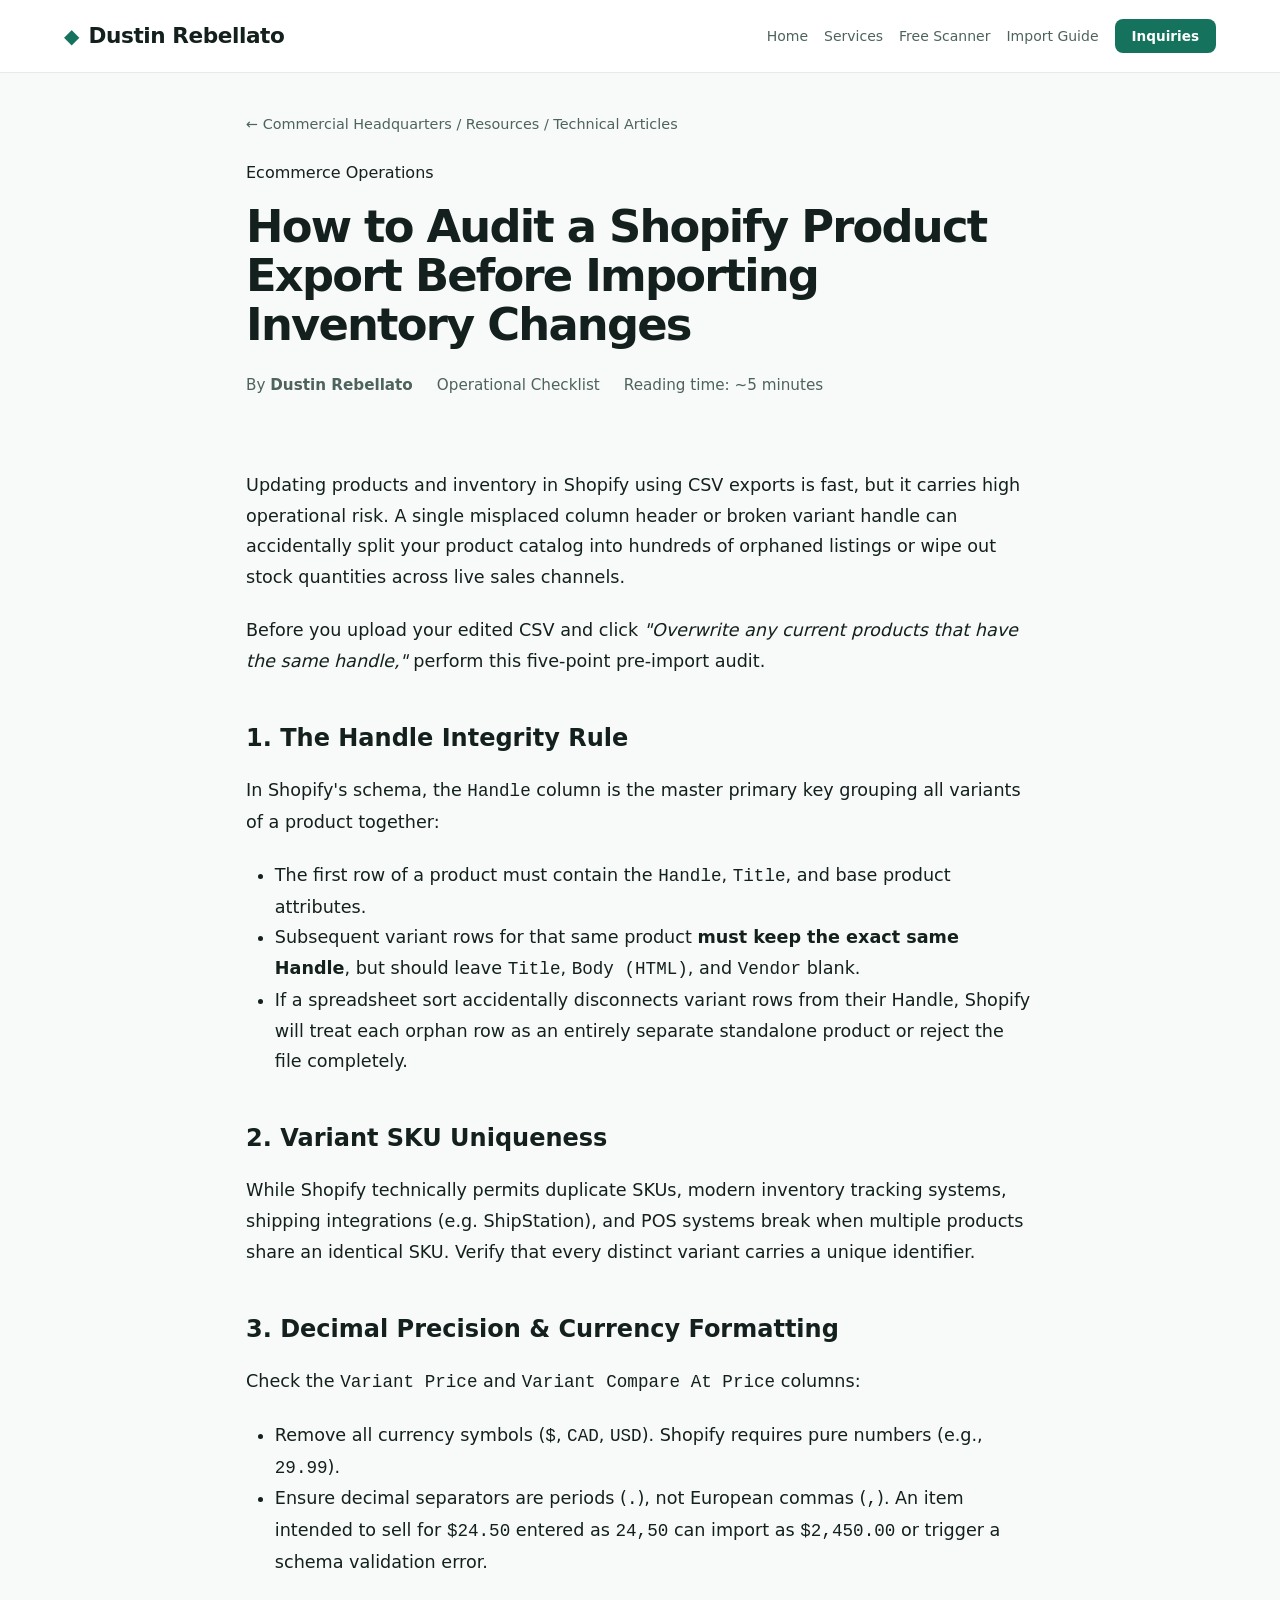
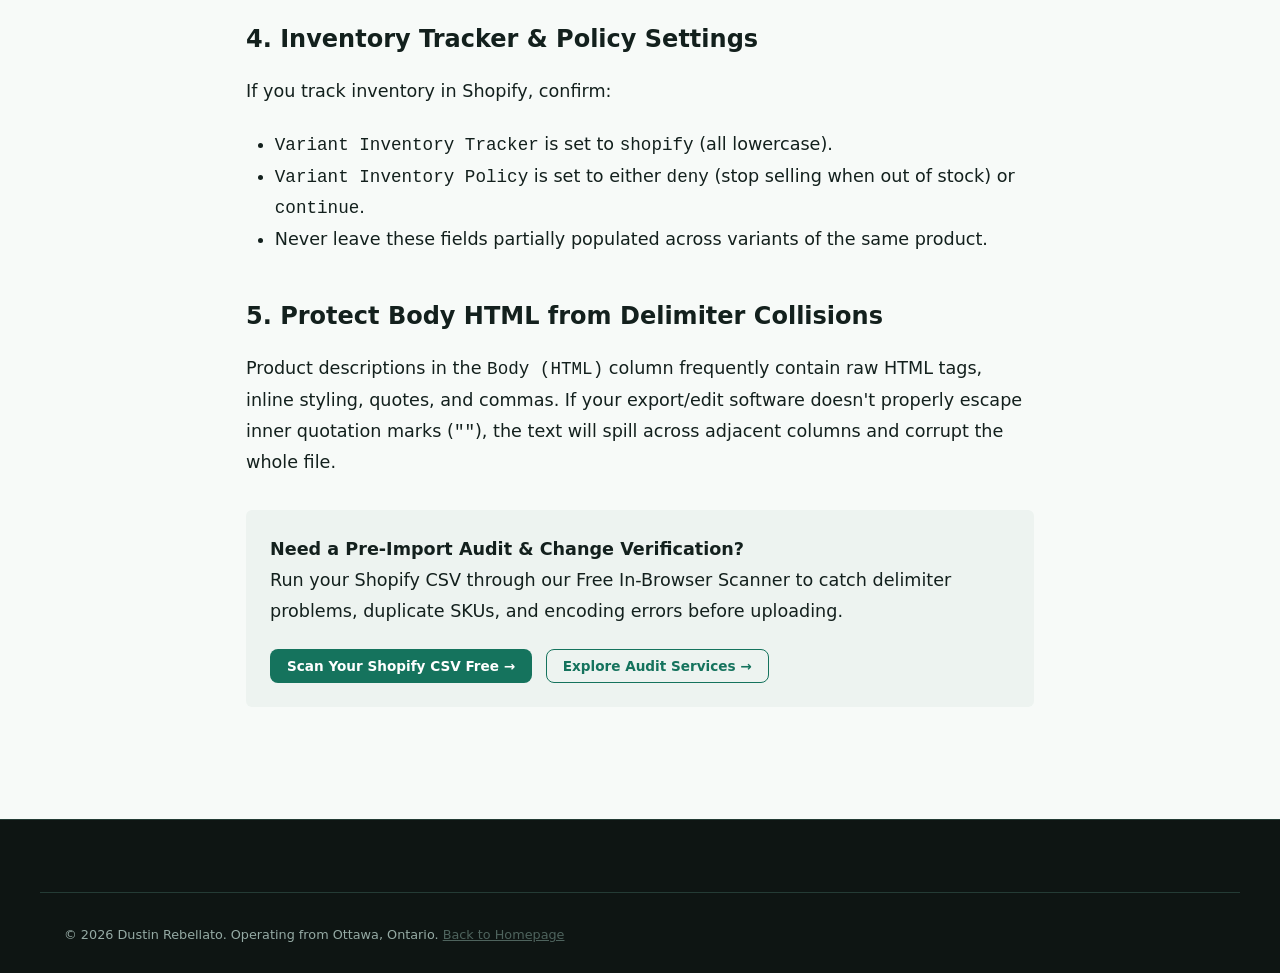
<file: articles/shopify-inventory-audit.html>
<!DOCTYPE html>
<html lang="en">
<head>
  <meta charset="utf-8">
  <meta name="viewport" content="width=device-width, initial-scale=1">
  <title>How to Audit a Shopify Product Export Before Importing Inventory Changes — Dustin Rebellato</title>
  <meta name="description" content="A practical pre-import checklist for Shopify store owners and catalog managers to prevent inventory overwrites, variant split errors, and pricing bugs.">
  <link rel="canonical" href="https://obsidianventuresystems.tech/articles/shopify-inventory-audit.html">
  <meta property="og:title" content="How to Audit a Shopify Product Export Before Importing Inventory Changes">
  <meta property="og:description" content="A practical pre-import checklist for Shopify store owners and catalog managers to prevent inventory overwrites and catalog errors.">
  <meta property="og:url" content="https://obsidianventuresystems.tech/articles/shopify-inventory-audit.html">
  <meta property="og:type" content="article">
  <meta property="og:image" content="https://obsidianventuresystems.tech/showcase/media/promo-thumbnail.png">
  <meta name="twitter:card" content="summary_large_image">
  <link rel="stylesheet" href="../style.css">
  <link rel="icon" href="data:image/svg+xml,<svg xmlns='http://www.w3.org/2000/svg' viewBox='0 0 100 100'><polygon points='50,10 90,50 50,90 10,50' fill='%23176b58'/></svg>">
  <script type="application/ld+json">
  {
    "@context": "https://schema.org",
    "@type": "TechArticle",
    "headline": "How to Audit a Shopify Product Export Before Importing Inventory Changes",
    "description": "Step-by-step checklist for ecommerce catalog operators to validate variant handles, SKUs, inventory policy, and pricing before running bulk CSV imports in Shopify.",
    "author": {
      "@type": "Person",
      "name": "Dustin Rebellato",
      "url": "https://obsidianventuresystems.tech/#about"
    },
    "publisher": {
      "@type": "Organization",
      "name": "Dustin Rebellato Commercial Systems",
      "url": "https://obsidianventuresystems.tech/"
    },
    "datePublished": "2026-11-06",
    "url": "https://obsidianventuresystems.tech/articles/shopify-inventory-audit.html"
  }
  </script>
  <style>
    .article-wrap { max-width: 820px; margin: 0 auto; padding: 2.5rem 1rem 5rem; }
    .article-header { margin-bottom: 2.5rem; border-bottom: 1px solid var(--border-color); padding-bottom: 2rem; }
    .article-meta { font-size: 0.95rem; color: var(--text-muted); margin-top: 1rem; display: flex; gap: 1.5rem; flex-wrap: wrap; }
    .article-body { font-size: 1.1rem; line-height: 1.75; color: var(--text-main); }
    .article-body h2 { margin-top: 2.5rem; margin-bottom: 1rem; color: var(--text-heading); font-size: 1.5rem; }
    .article-body p { margin-bottom: 1.4rem; }
    .article-body ul, .article-body ol { margin-bottom: 1.5rem; padding-left: 1.8rem; }
    .callout-box { background: var(--bg-alt); border-left: 4px solid var(--primary-accent); padding: 1.5rem; border-radius: 6px; margin: 2rem 0; }
    .nav-breadcrumbs { font-size: 0.9rem; color: var(--text-muted); margin-bottom: 1.5rem; }
    .nav-breadcrumbs a { color: var(--primary-accent); text-decoration: none; }
  </style>
</head>
<body>
  <header class="site-header">
    <div class="container header-inner">
      <a href="../#home" class="brand-link">
        <span class="brand-glyph">&#9670;</span>
        <span class="brand-name">Dustin Rebellato</span>
      </a>
      <nav class="site-nav">
        <ul class="nav-list">
          <li><a href="../#home" class="nav-link">Home</a></li>
          <li><a href="../#services" class="nav-link">Services</a></li>
          <li><a href="../scanner/" class="nav-link">Free Scanner</a></li>
          <li><a href="../csv-import-guide.html" class="nav-link">Import Guide</a></li>
          <li><a href="../#contact" class="btn btn-sm btn-primary">Inquiries</a></li>
        </ul>
      </nav>
    </div>
  </header>

  <main class="article-wrap">
    <div class="nav-breadcrumbs">
      <a href="../#home">&larr; Commercial Headquarters</a> / <a href="../#services">Resources</a> / Technical Articles
    </div>

    <header class="article-header">
      <span class="badge">Ecommerce Operations</span>
      <h1 class="hero-title" style="font-size: clamp(2rem, 4vw, 2.8rem); margin-top: 1rem;">
        How to Audit a Shopify Product Export Before Importing Inventory Changes
      </h1>
      <div class="article-meta">
        <span>By <strong>Dustin Rebellato</strong></span>
        <span>Operational Checklist</span>
        <span>Reading time: ~5 minutes</span>
      </div>
    </header>

    <article class="article-body">
      <p>
        Updating products and inventory in Shopify using CSV exports is fast, but it carries high operational risk. A single misplaced column header or broken variant handle can accidentally split your product catalog into hundreds of orphaned listings or wipe out stock quantities across live sales channels.
      </p>
      <p>
        Before you upload your edited CSV and click <em>"Overwrite any current products that have the same handle,"</em> perform this five-point pre-import audit.
      </p>

      <h2>1. The Handle Integrity Rule</h2>
      <p>
        In Shopify's schema, the <code>Handle</code> column is the master primary key grouping all variants of a product together:
      </p>
      <ul>
        <li>The first row of a product must contain the <code>Handle</code>, <code>Title</code>, and base product attributes.</li>
        <li>Subsequent variant rows for that same product <strong>must keep the exact same Handle</strong>, but should leave <code>Title</code>, <code>Body (HTML)</code>, and <code>Vendor</code> blank.</li>
        <li>If a spreadsheet sort accidentally disconnects variant rows from their Handle, Shopify will treat each orphan row as an entirely separate standalone product or reject the file completely.</li>
      </ul>

      <h2>2. Variant SKU Uniqueness</h2>
      <p>
        While Shopify technically permits duplicate SKUs, modern inventory tracking systems, shipping integrations (e.g. ShipStation), and POS systems break when multiple products share an identical SKU. Verify that every distinct variant carries a unique identifier.
      </p>

      <h2>3. Decimal Precision & Currency Formatting</h2>
      <p>
        Check the <code>Variant Price</code> and <code>Variant Compare At Price</code> columns:
      </p>
      <ul>
        <li>Remove all currency symbols (<code>$</code>, <code>CAD</code>, <code>USD</code>). Shopify requires pure numbers (e.g., <code>29.99</code>).</li>
        <li>Ensure decimal separators are periods (<code>.</code>), not European commas (<code>,</code>). An item intended to sell for <code>$24.50</code> entered as <code>24,50</code> can import as <code>$2,450.00</code> or trigger a schema validation error.</li>
      </ul>

      <h2>4. Inventory Tracker & Policy Settings</h2>
      <p>
        If you track inventory in Shopify, confirm:
      </p>
      <ul>
        <li><code>Variant Inventory Tracker</code> is set to <code>shopify</code> (all lowercase).</li>
        <li><code>Variant Inventory Policy</code> is set to either <code>deny</code> (stop selling when out of stock) or <code>continue</code>.</li>
        <li>Never leave these fields partially populated across variants of the same product.</li>
      </ul>

      <h2>5. Protect Body HTML from Delimiter Collisions</h2>
      <p>
        Product descriptions in the <code>Body (HTML)</code> column frequently contain raw HTML tags, inline styling, quotes, and commas. If your export/edit software doesn't properly escape inner quotation marks (<code>""</code>), the text will spill across adjacent columns and corrupt the whole file.
      </p>

      <div class="callout-box">
        <h4>Need a Pre-Import Audit & Change Verification?</h4>
        <p>
          Run your Shopify CSV through our Free In-Browser Scanner to catch delimiter problems, duplicate SKUs, and encoding errors before uploading.
        </p>
        <p style="margin-bottom:0;">
          <a href="../scanner/" class="btn btn-sm btn-primary">Scan Your Shopify CSV Free &rarr;</a>
          <a href="../#services" class="btn btn-sm btn-outline" style="margin-left:0.5rem;">Explore Audit Services &rarr;</a>
        </p>
      </div>
    </article>
  </main>

  <footer class="site-footer">
    <div class="container footer-bottom">
      <p>&copy; 2026 Dustin Rebellato. Operating from Ottawa, Ontario. <a href="../#home" style="color:var(--text-muted);">Back to Homepage</a></p>
    </div>
  </footer>
</body>
</html>
</file>
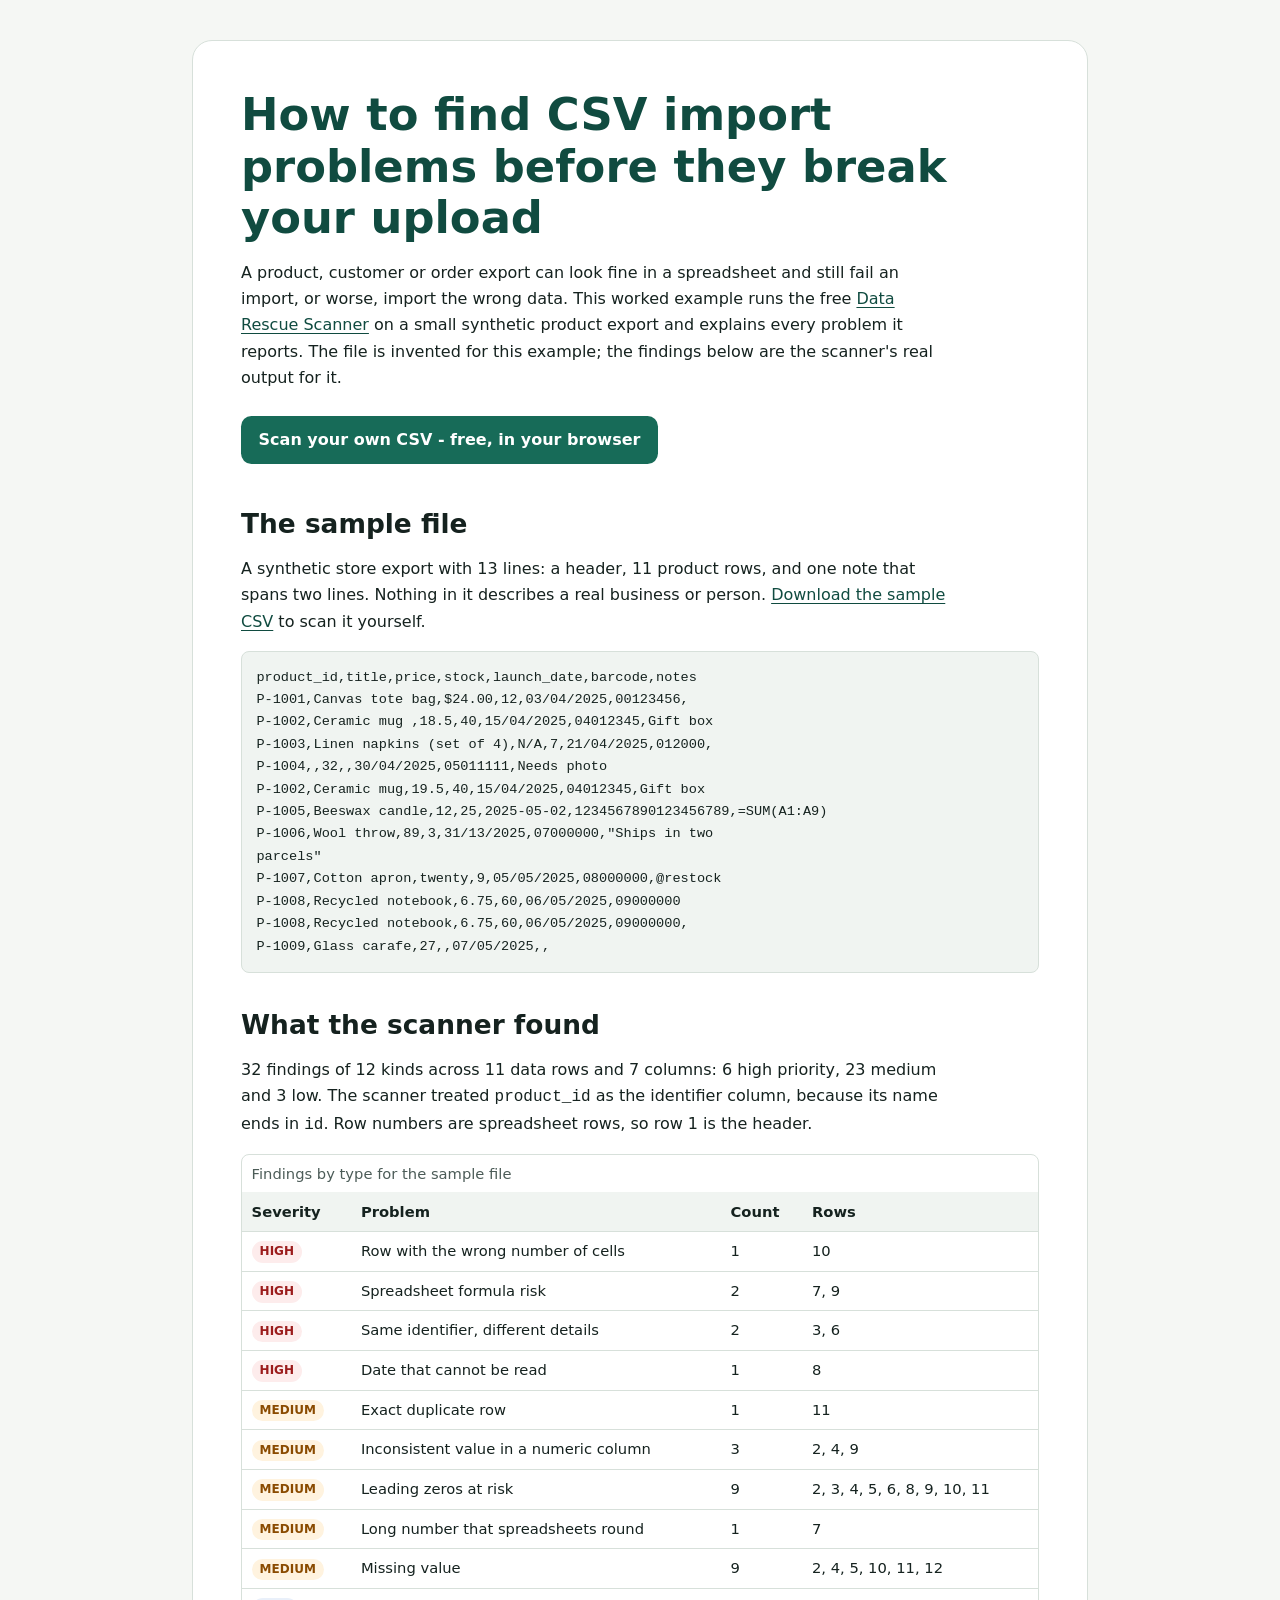
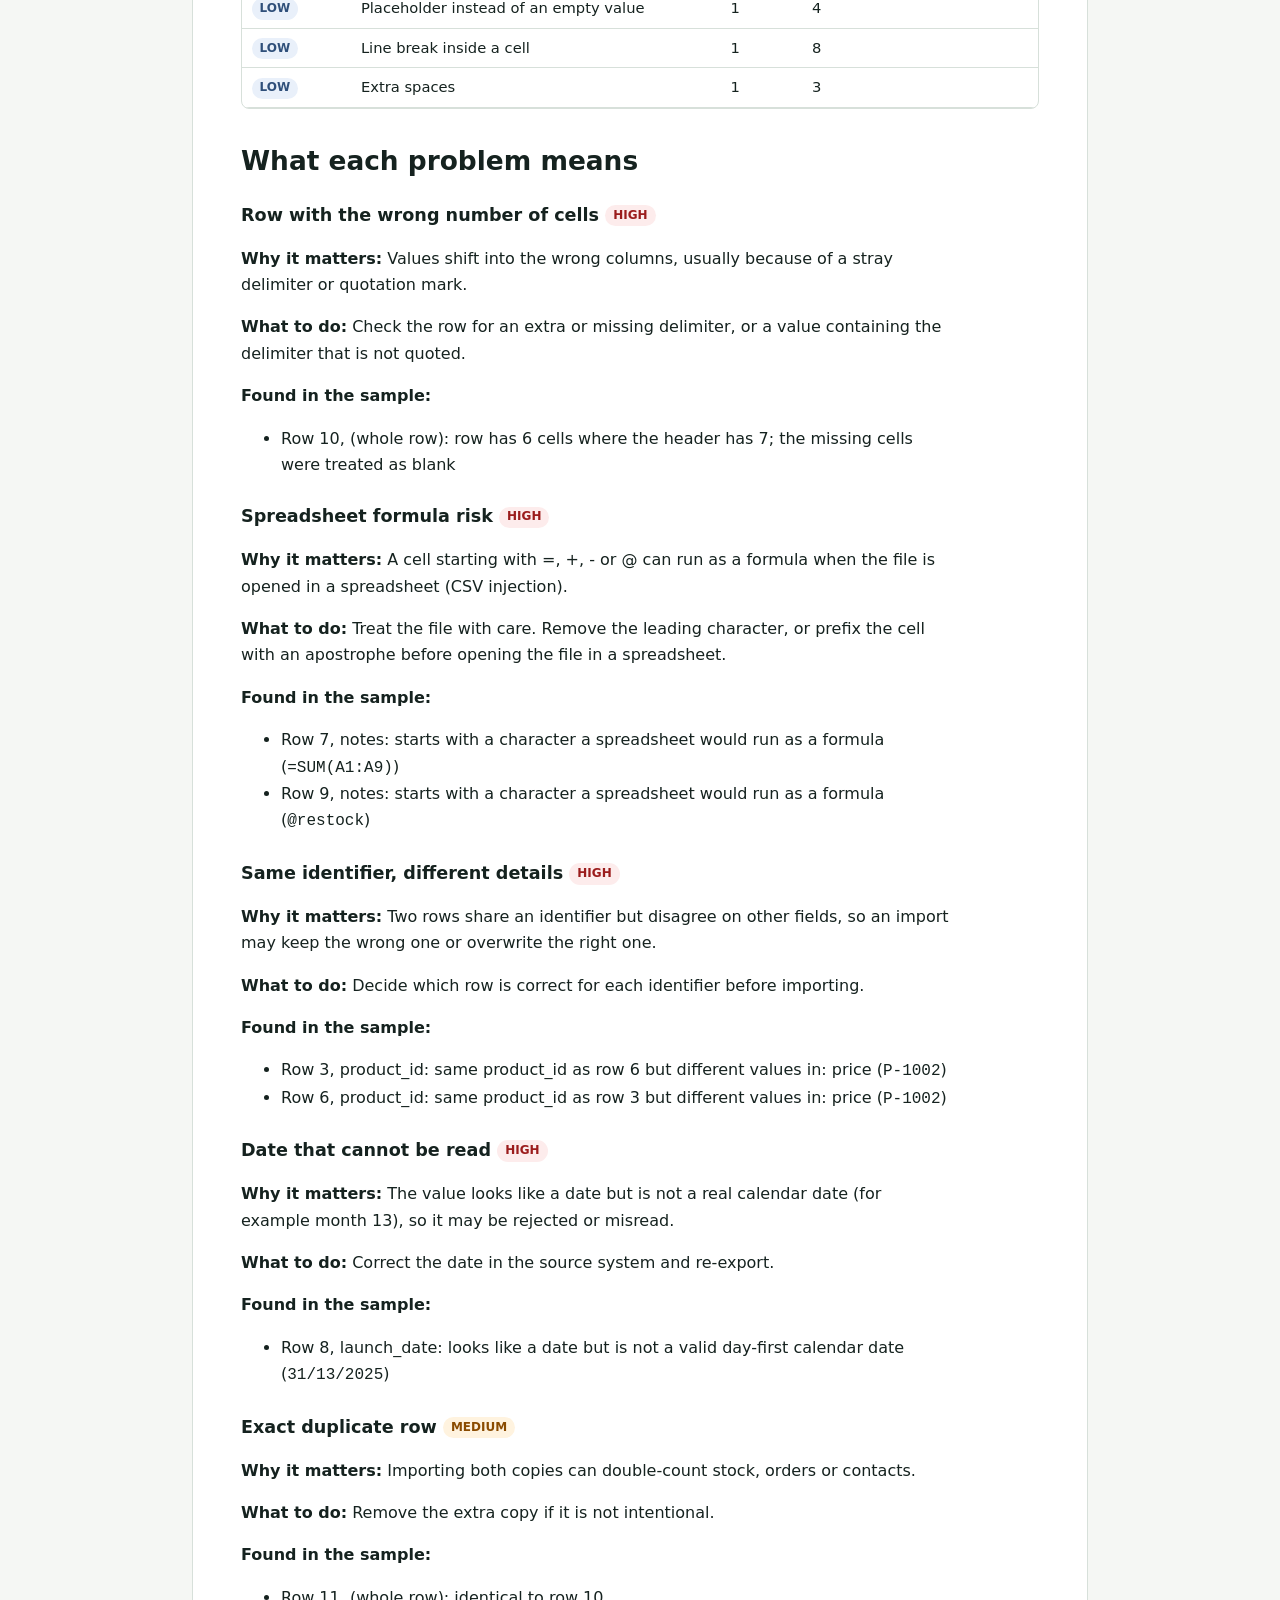
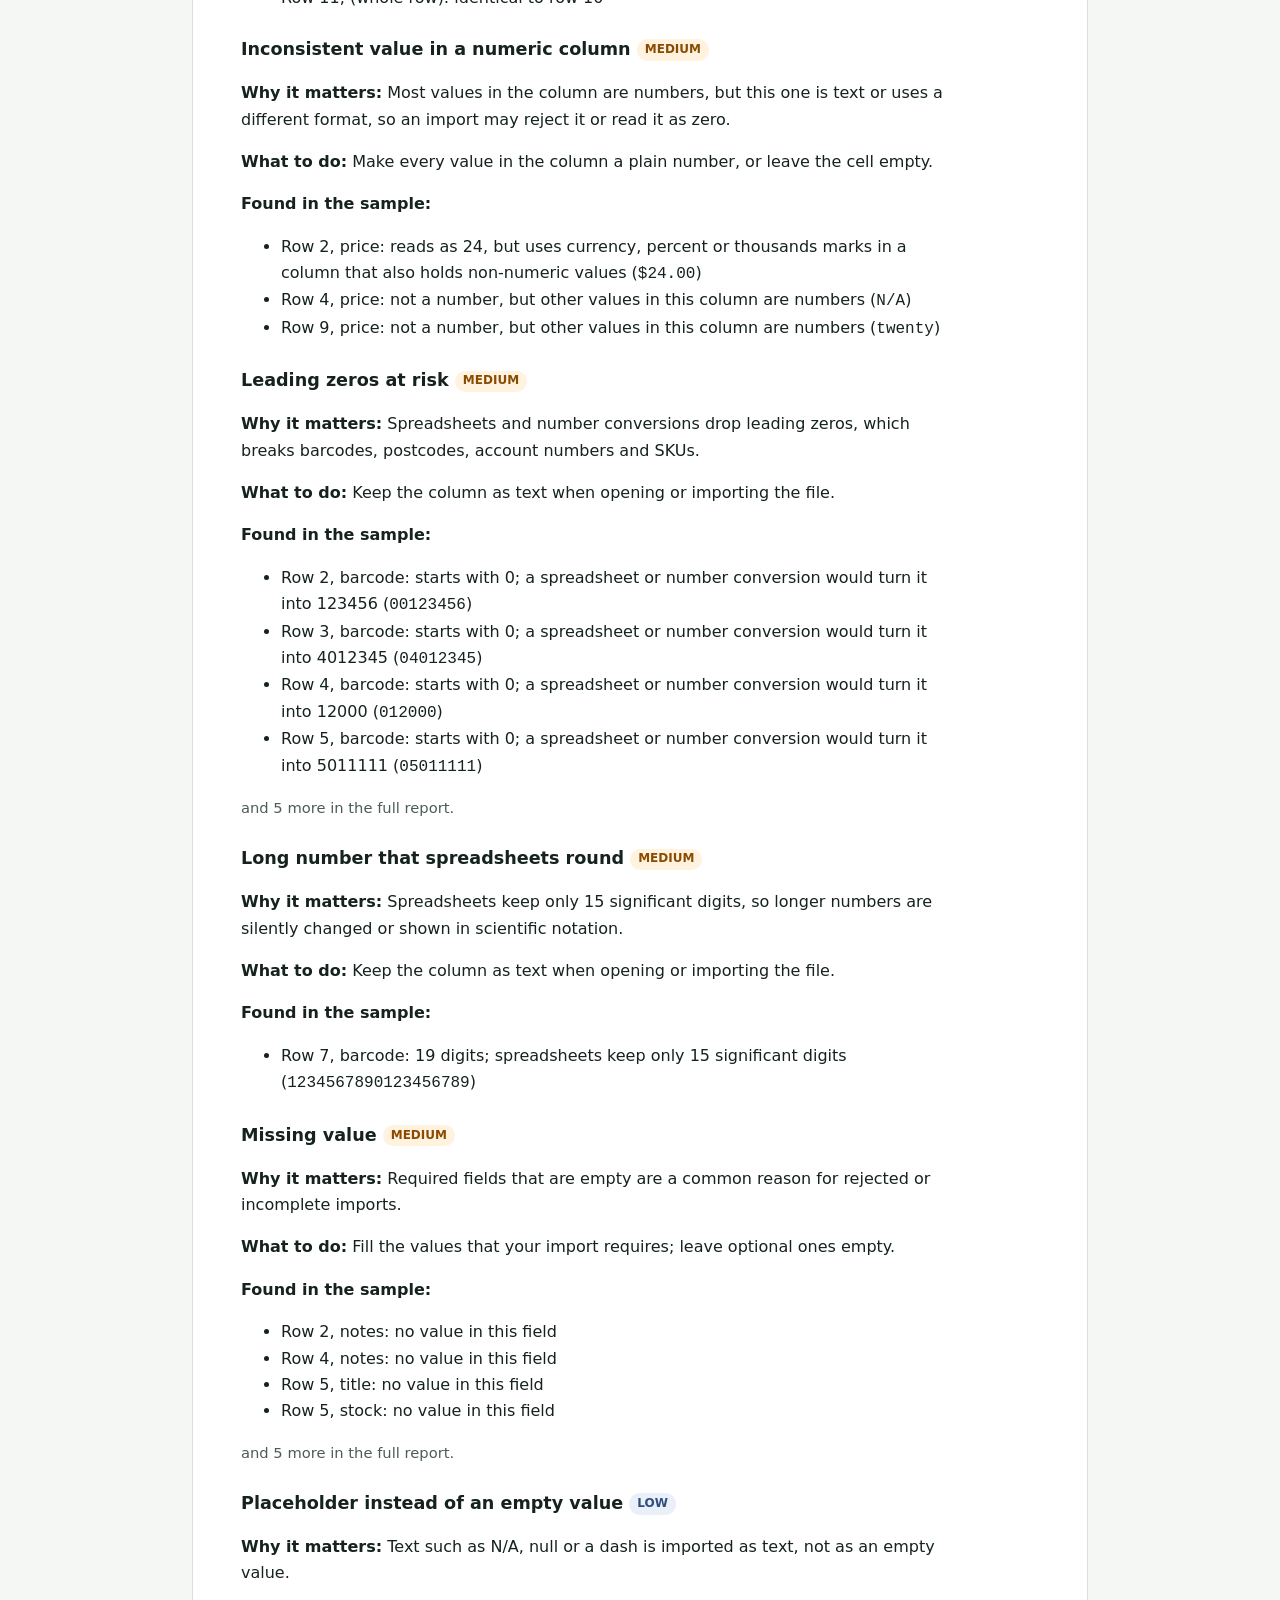
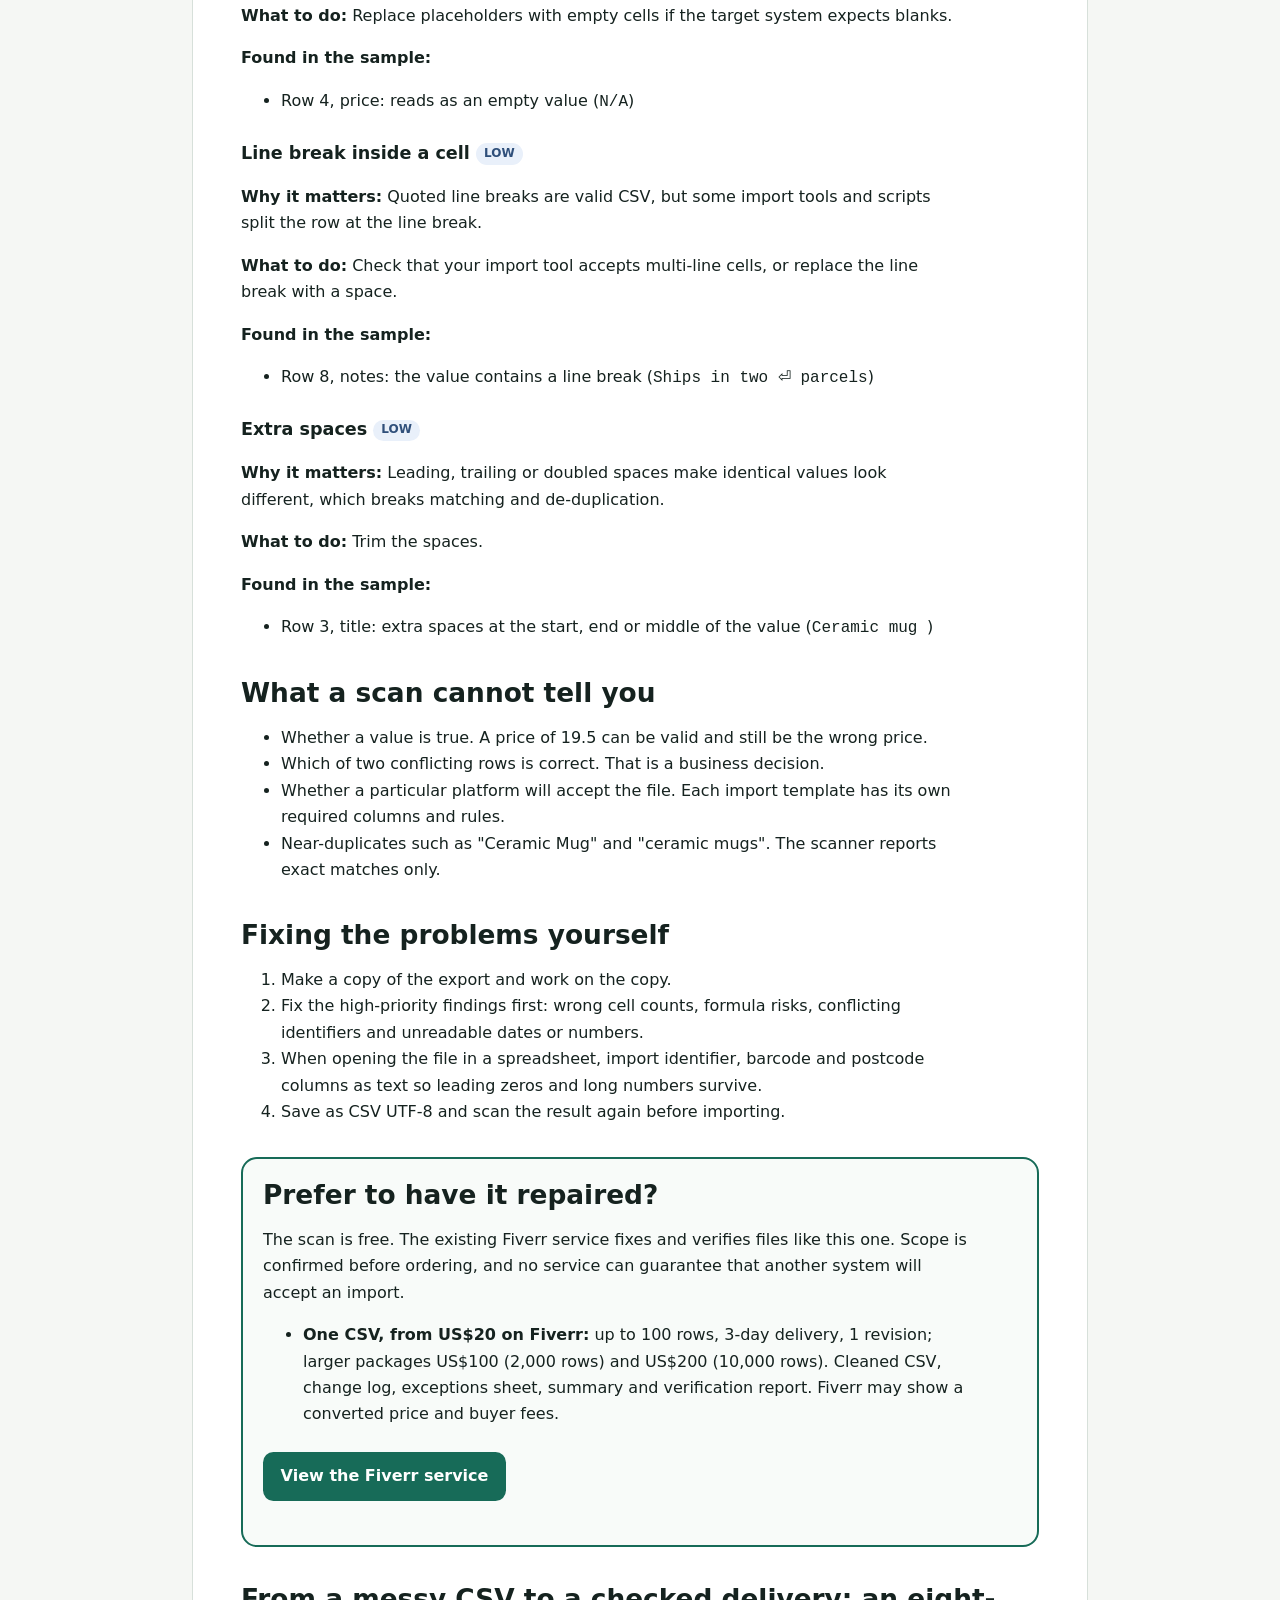
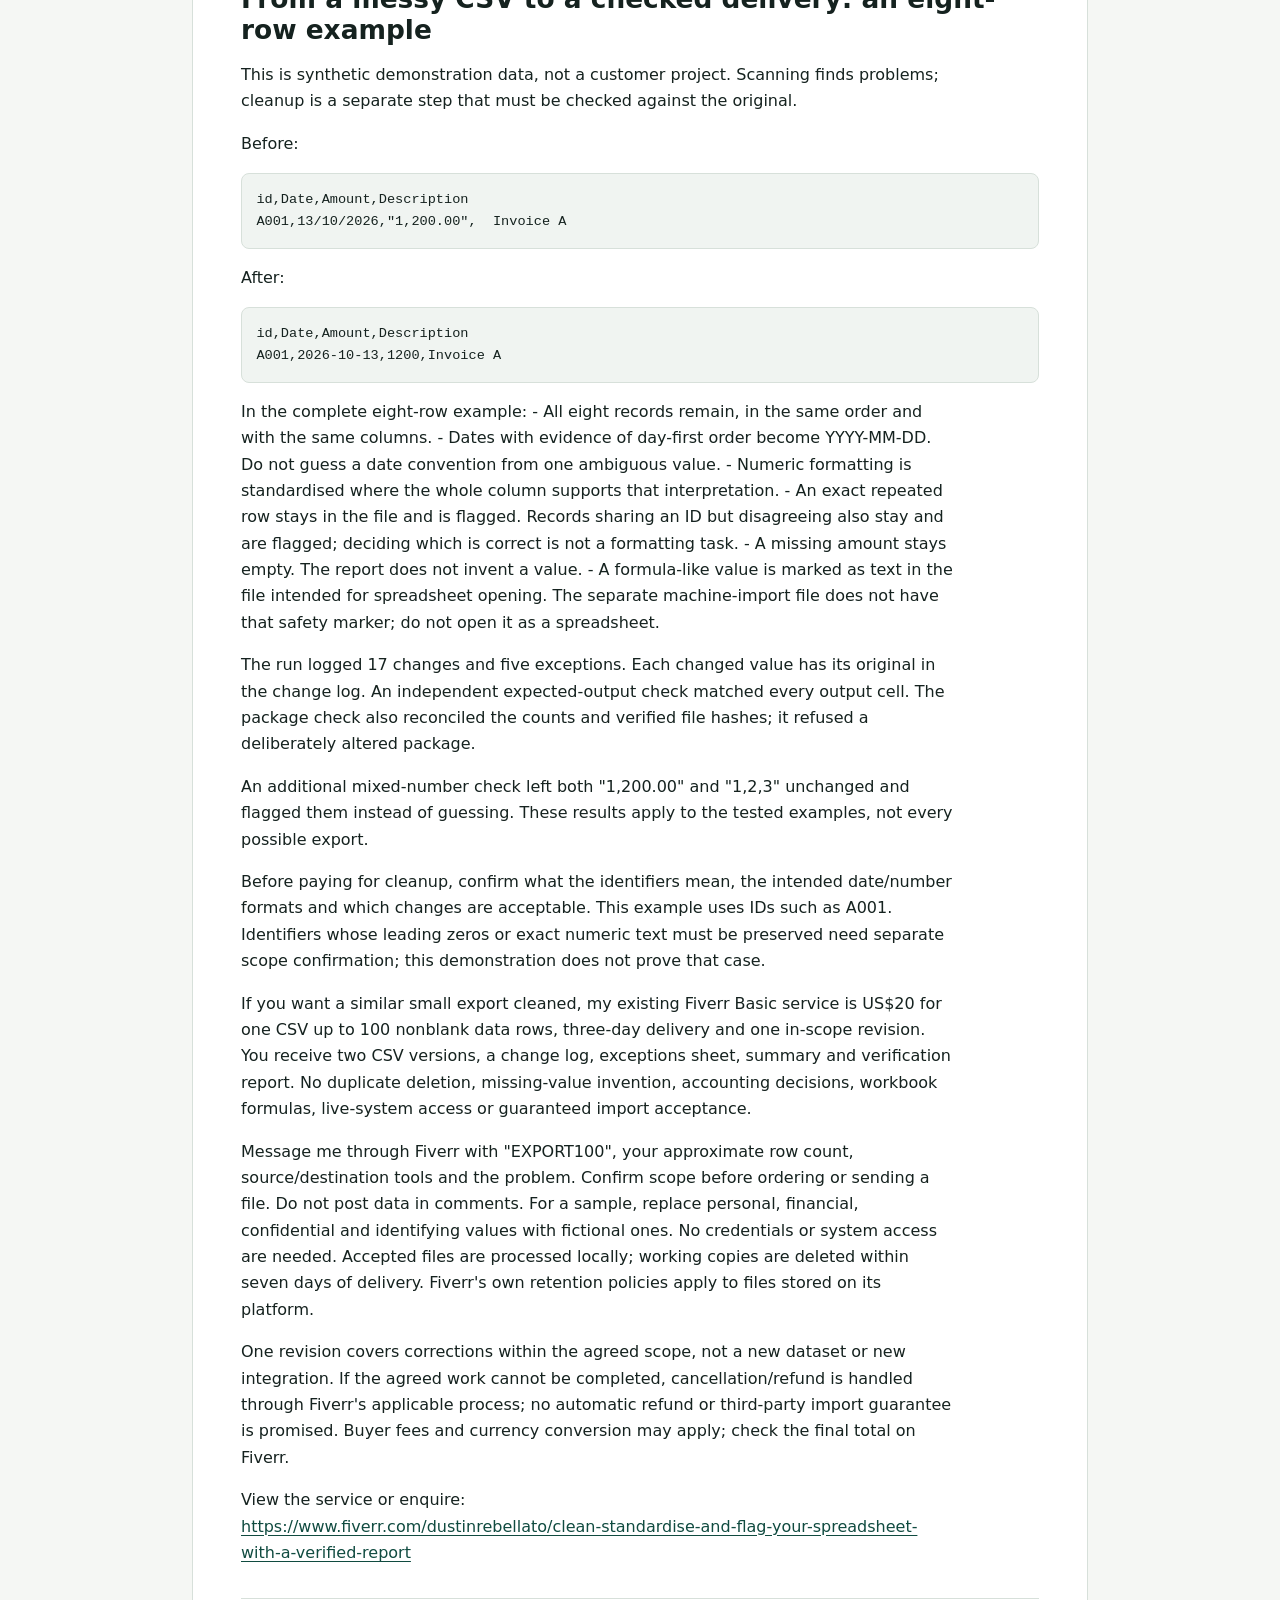
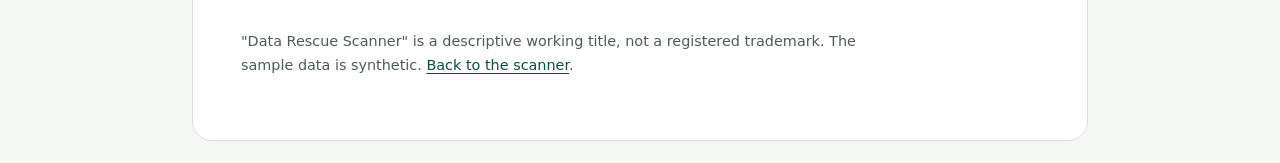
<file: scanner/csv-import-problems.html>
<!doctype html>
<html lang="en">
<head>
  <meta charset="utf-8">
  <meta name="viewport" content="width=device-width, initial-scale=1">
  <meta http-equiv="Content-Security-Policy" content="default-src 'none'; style-src 'unsafe-inline'; img-src data:; connect-src 'none'; form-action 'none'; base-uri 'none'; frame-src 'none'; object-src 'none'">
  <meta name="referrer" content="no-referrer">
  <meta name="description" content="A worked example of finding CSV import problems before upload: duplicate IDs, conflicting records, unreadable dates, formula risks and lost leading zeros, found by a free in-browser scanner on a synthetic product export.">
  <link rel="canonical" href="https://obsidianventuresystems.tech/scanner/csv-import-problems.html">
  <title>How to find CSV import problems before they break your upload - a worked example</title>
  <style>
:root { color-scheme: light; --ink: #15221f; --muted: #4c5c58; --paper: #f5f7f4; --card: #fff; --accent: #176b58; --accent-dark: #104b40; --line: #d7e0da; font-family: system-ui, -apple-system, "Segoe UI", sans-serif; }
* { box-sizing: border-box; }
body { margin: 0; background: var(--paper); color: var(--ink); line-height: 1.65; }
.page { width: min(100% - 1.5rem, 56rem); margin: clamp(.75rem, 4vw, 2.5rem) auto; padding: clamp(1rem, 4vw, 3rem); background: var(--card); border: 1px solid var(--line); border-radius: 1.25rem; }
h1 { color: var(--accent-dark); font-size: clamp(1.8rem, 6vw, 2.8rem); line-height: 1.15; margin: 0 0 .5rem; }
h2 { margin: 2.25rem 0 .75rem; font-size: clamp(1.3rem, 4vw, 1.65rem); line-height: 1.2; }
h3 { margin: 1.5rem 0 .4rem; font-size: 1.1rem; }
p, ul, ol { max-width: 70ch; }
a { color: var(--accent-dark); text-underline-offset: .18em; }
a:focus-visible { outline: 3px solid #d58c18; outline-offset: 3px; }
pre { background: #f0f4f1; border: 1px solid var(--line); border-radius: .5rem; padding: .9rem; overflow-x: auto; font-size: .85rem; }
code { font-family: ui-monospace, Consolas, monospace; overflow-wrap: anywhere; }
.table-wrap { overflow-x: auto; border: 1px solid var(--line); border-radius: .5rem; }
table { border-collapse: collapse; width: 100%; font-size: .92rem; }
th, td { text-align: left; padding: .45rem .6rem; border-bottom: 1px solid var(--line); vertical-align: top; }
th { background: #f0f4f1; }
.sev { display: inline-block; font-size: .75rem; font-weight: 700; padding: .05rem .5rem; border-radius: 999px; text-transform: uppercase; vertical-align: middle; }
.sev.high { color: #9b1c1c; background: #fdecec; }
.sev.medium { color: #8a4b00; background: #fff3df; }
.sev.low { color: #2f4f7a; background: #e9f0fa; }
.note { color: var(--muted); font-size: .92rem; }
.cta { display: inline-block; margin: .5rem .5rem .5rem 0; padding: .7rem 1.1rem; border-radius: .65rem; background: var(--accent); color: #fff; font-weight: 650; text-decoration: none; }
.cta:hover { background: var(--accent-dark); }
.offer { border: 2px solid var(--accent); border-radius: 1rem; padding: 1.25rem; margin: 2rem 0; background: #f8fbf9; }
footer { margin-top: 2rem; padding-top: 1rem; border-top: 1px solid var(--line); color: var(--muted); font-size: .9rem; }
  </style>
</head>
<body>
<main class="page">
  <h1>How to find CSV import problems before they break your upload</h1>
  <p>A product, customer or order export can look fine in a spreadsheet and still fail an import, or worse, import the wrong data. This worked example runs the free <a href="index.html">Data Rescue Scanner</a> on a small synthetic product export and explains every problem it reports. The file is invented for this example; the findings below are the scanner's real output for it.</p>
  <p><a class="cta" href="index.html">Scan your own CSV - free, in your browser</a></p>

  <h2>The sample file</h2>
  <p>A synthetic store export with 13 lines: a header, 11 product rows, and one note that spans two lines. Nothing in it describes a real business or person. <a href="sample-store-export.csv" download>Download the sample CSV</a> to scan it yourself.</p>
  <pre><code>product_id,title,price,stock,launch_date,barcode,notes
P-1001,Canvas tote bag,$24.00,12,03/04/2025,00123456,
P-1002,Ceramic mug ,18.5,40,15/04/2025,04012345,Gift box
P-1003,Linen napkins (set of 4),N/A,7,21/04/2025,012000,
P-1004,,32,,30/04/2025,05011111,Needs photo
P-1002,Ceramic mug,19.5,40,15/04/2025,04012345,Gift box
P-1005,Beeswax candle,12,25,2025-05-02,1234567890123456789,=SUM(A1:A9)
P-1006,Wool throw,89,3,31/13/2025,07000000,&quot;Ships in two
parcels&quot;
P-1007,Cotton apron,twenty,9,05/05/2025,08000000,@restock
P-1008,Recycled notebook,6.75,60,06/05/2025,09000000
P-1008,Recycled notebook,6.75,60,06/05/2025,09000000,
P-1009,Glass carafe,27,,07/05/2025,,</code></pre>

  <h2>What the scanner found</h2>
  <p>32 findings of 12 kinds across 11 data rows and 7 columns: 6 high priority, 23 medium and 3 low. The scanner treated <code>product_id</code> as the identifier column, because its name ends in <code>id</code>. Row numbers are spreadsheet rows, so row 1 is the header.</p>
  <div class="table-wrap"><table>
    <caption class="note" style="text-align:left;padding:.4rem .6rem">Findings by type for the sample file</caption>
    <thead><tr><th scope="col">Severity</th><th scope="col">Problem</th><th scope="col">Count</th><th scope="col">Rows</th></tr></thead>
    <tbody>
<tr><td><span class="sev high">high</span></td><td>Row with the wrong number of cells</td><td>1</td><td>10</td></tr>
<tr><td><span class="sev high">high</span></td><td>Spreadsheet formula risk</td><td>2</td><td>7, 9</td></tr>
<tr><td><span class="sev high">high</span></td><td>Same identifier, different details</td><td>2</td><td>3, 6</td></tr>
<tr><td><span class="sev high">high</span></td><td>Date that cannot be read</td><td>1</td><td>8</td></tr>
<tr><td><span class="sev medium">medium</span></td><td>Exact duplicate row</td><td>1</td><td>11</td></tr>
<tr><td><span class="sev medium">medium</span></td><td>Inconsistent value in a numeric column</td><td>3</td><td>2, 4, 9</td></tr>
<tr><td><span class="sev medium">medium</span></td><td>Leading zeros at risk</td><td>9</td><td>2, 3, 4, 5, 6, 8, 9, 10, 11</td></tr>
<tr><td><span class="sev medium">medium</span></td><td>Long number that spreadsheets round</td><td>1</td><td>7</td></tr>
<tr><td><span class="sev medium">medium</span></td><td>Missing value</td><td>9</td><td>2, 4, 5, 10, 11, 12</td></tr>
<tr><td><span class="sev low">low</span></td><td>Placeholder instead of an empty value</td><td>1</td><td>4</td></tr>
<tr><td><span class="sev low">low</span></td><td>Line break inside a cell</td><td>1</td><td>8</td></tr>
<tr><td><span class="sev low">low</span></td><td>Extra spaces</td><td>1</td><td>3</td></tr>
    </tbody>
  </table></div>

  <h2>What each problem means</h2>
<section class="problem"><h3>Row with the wrong number of cells <span class="sev high">high</span></h3><p><strong>Why it matters:</strong> Values shift into the wrong columns, usually because of a stray delimiter or quotation mark.</p><p><strong>What to do:</strong> Check the row for an extra or missing delimiter, or a value containing the delimiter that is not quoted.</p><p><strong>Found in the sample:</strong></p><ul><li>Row 10, (whole row): row has 6 cells where the header has 7; the missing cells were treated as blank</li></ul></section>
<section class="problem"><h3>Spreadsheet formula risk <span class="sev high">high</span></h3><p><strong>Why it matters:</strong> A cell starting with =, +, - or @ can run as a formula when the file is opened in a spreadsheet (CSV injection).</p><p><strong>What to do:</strong> Treat the file with care. Remove the leading character, or prefix the cell with an apostrophe before opening the file in a spreadsheet.</p><p><strong>Found in the sample:</strong></p><ul><li>Row 7, notes: starts with a character a spreadsheet would run as a formula (<code>=SUM(A1:A9)</code>)</li><li>Row 9, notes: starts with a character a spreadsheet would run as a formula (<code>@restock</code>)</li></ul></section>
<section class="problem"><h3>Same identifier, different details <span class="sev high">high</span></h3><p><strong>Why it matters:</strong> Two rows share an identifier but disagree on other fields, so an import may keep the wrong one or overwrite the right one.</p><p><strong>What to do:</strong> Decide which row is correct for each identifier before importing.</p><p><strong>Found in the sample:</strong></p><ul><li>Row 3, product_id: same product_id as row 6 but different values in: price (<code>P-1002</code>)</li><li>Row 6, product_id: same product_id as row 3 but different values in: price (<code>P-1002</code>)</li></ul></section>
<section class="problem"><h3>Date that cannot be read <span class="sev high">high</span></h3><p><strong>Why it matters:</strong> The value looks like a date but is not a real calendar date (for example month 13), so it may be rejected or misread.</p><p><strong>What to do:</strong> Correct the date in the source system and re-export.</p><p><strong>Found in the sample:</strong></p><ul><li>Row 8, launch_date: looks like a date but is not a valid day-first calendar date (<code>31/13/2025</code>)</li></ul></section>
<section class="problem"><h3>Exact duplicate row <span class="sev medium">medium</span></h3><p><strong>Why it matters:</strong> Importing both copies can double-count stock, orders or contacts.</p><p><strong>What to do:</strong> Remove the extra copy if it is not intentional.</p><p><strong>Found in the sample:</strong></p><ul><li>Row 11, (whole row): identical to row 10</li></ul></section>
<section class="problem"><h3>Inconsistent value in a numeric column <span class="sev medium">medium</span></h3><p><strong>Why it matters:</strong> Most values in the column are numbers, but this one is text or uses a different format, so an import may reject it or read it as zero.</p><p><strong>What to do:</strong> Make every value in the column a plain number, or leave the cell empty.</p><p><strong>Found in the sample:</strong></p><ul><li>Row 2, price: reads as 24, but uses currency, percent or thousands marks in a column that also holds non-numeric values (<code>$24.00</code>)</li><li>Row 4, price: not a number, but other values in this column are numbers (<code>N/A</code>)</li><li>Row 9, price: not a number, but other values in this column are numbers (<code>twenty</code>)</li></ul></section>
<section class="problem"><h3>Leading zeros at risk <span class="sev medium">medium</span></h3><p><strong>Why it matters:</strong> Spreadsheets and number conversions drop leading zeros, which breaks barcodes, postcodes, account numbers and SKUs.</p><p><strong>What to do:</strong> Keep the column as text when opening or importing the file.</p><p><strong>Found in the sample:</strong></p><ul><li>Row 2, barcode: starts with 0; a spreadsheet or number conversion would turn it into 123456 (<code>00123456</code>)</li><li>Row 3, barcode: starts with 0; a spreadsheet or number conversion would turn it into 4012345 (<code>04012345</code>)</li><li>Row 4, barcode: starts with 0; a spreadsheet or number conversion would turn it into 12000 (<code>012000</code>)</li><li>Row 5, barcode: starts with 0; a spreadsheet or number conversion would turn it into 5011111 (<code>05011111</code>)</li></ul><p class="note">and 5 more in the full report.</p></section>
<section class="problem"><h3>Long number that spreadsheets round <span class="sev medium">medium</span></h3><p><strong>Why it matters:</strong> Spreadsheets keep only 15 significant digits, so longer numbers are silently changed or shown in scientific notation.</p><p><strong>What to do:</strong> Keep the column as text when opening or importing the file.</p><p><strong>Found in the sample:</strong></p><ul><li>Row 7, barcode: 19 digits; spreadsheets keep only 15 significant digits (<code>1234567890123456789</code>)</li></ul></section>
<section class="problem"><h3>Missing value <span class="sev medium">medium</span></h3><p><strong>Why it matters:</strong> Required fields that are empty are a common reason for rejected or incomplete imports.</p><p><strong>What to do:</strong> Fill the values that your import requires; leave optional ones empty.</p><p><strong>Found in the sample:</strong></p><ul><li>Row 2, notes: no value in this field</li><li>Row 4, notes: no value in this field</li><li>Row 5, title: no value in this field</li><li>Row 5, stock: no value in this field</li></ul><p class="note">and 5 more in the full report.</p></section>
<section class="problem"><h3>Placeholder instead of an empty value <span class="sev low">low</span></h3><p><strong>Why it matters:</strong> Text such as N/A, null or a dash is imported as text, not as an empty value.</p><p><strong>What to do:</strong> Replace placeholders with empty cells if the target system expects blanks.</p><p><strong>Found in the sample:</strong></p><ul><li>Row 4, price: reads as an empty value (<code>N/A</code>)</li></ul></section>
<section class="problem"><h3>Line break inside a cell <span class="sev low">low</span></h3><p><strong>Why it matters:</strong> Quoted line breaks are valid CSV, but some import tools and scripts split the row at the line break.</p><p><strong>What to do:</strong> Check that your import tool accepts multi-line cells, or replace the line break with a space.</p><p><strong>Found in the sample:</strong></p><ul><li>Row 8, notes: the value contains a line break (<code>Ships in two ⏎ parcels</code>)</li></ul></section>
<section class="problem"><h3>Extra spaces <span class="sev low">low</span></h3><p><strong>Why it matters:</strong> Leading, trailing or doubled spaces make identical values look different, which breaks matching and de-duplication.</p><p><strong>What to do:</strong> Trim the spaces.</p><p><strong>Found in the sample:</strong></p><ul><li>Row 3, title: extra spaces at the start, end or middle of the value (<code>Ceramic mug </code>)</li></ul></section>

  <h2>What a scan cannot tell you</h2>
  <ul>
    <li>Whether a value is true. A price of 19.5 can be valid and still be the wrong price.</li>
    <li>Which of two conflicting rows is correct. That is a business decision.</li>
    <li>Whether a particular platform will accept the file. Each import template has its own required columns and rules.</li>
    <li>Near-duplicates such as "Ceramic Mug" and "ceramic mugs". The scanner reports exact matches only.</li>
  </ul>

  <h2>Fixing the problems yourself</h2>
  <ol>
    <li>Make a copy of the export and work on the copy.</li>
    <li>Fix the high-priority findings first: wrong cell counts, formula risks, conflicting identifiers and unreadable dates or numbers.</li>
    <li>When opening the file in a spreadsheet, import identifier, barcode and postcode columns as text so leading zeros and long numbers survive.</li>
    <li>Save as CSV UTF-8 and scan the result again before importing.</li>
  </ol>

  <section class="offer" aria-labelledby="repair-title">
    <h2 id="repair-title" style="margin-top:0">Prefer to have it repaired?</h2>
    <p>The scan is free. The existing Fiverr service fixes and verifies files like this one. Scope is confirmed before ordering, and no service can guarantee that another system will accept an import.</p>
    <ul>
      <li><strong>One CSV, from US$20 on Fiverr:</strong> up to 100 rows, 3-day delivery, 1 revision; larger packages US$100 (2,000 rows) and US$200 (10,000 rows). Cleaned CSV, change log, exceptions sheet, summary and verification report. Fiverr may show a converted price and buyer fees.</li>
    </ul>
    <p><a class="cta" href="https://www.fiverr.com/dustinrebellato/clean-standardise-and-flag-your-spreadsheet-with-a-verified-report" rel="noopener noreferrer" target="_blank">View the Fiverr service</a></p>
  </section>

  <section id="export100">
<h2>From a messy CSV to a checked delivery: an eight-row example</h2>
<p>This is synthetic demonstration data, not a customer project. Scanning finds problems; cleanup is a separate step that must be checked against the original.</p>
<p>Before:</p><pre>id,Date,Amount,Description
A001,13/10/2026,&quot;1,200.00&quot;,  Invoice A</pre>
<p>After:</p><pre>id,Date,Amount,Description
A001,2026-10-13,1200,Invoice A</pre>
<p>In the complete eight-row example:
- All eight records remain, in the same order and with the same columns.
- Dates with evidence of day-first order become YYYY-MM-DD. Do not guess a date convention from one ambiguous value.
- Numeric formatting is standardised where the whole column supports that interpretation.
- An exact repeated row stays in the file and is flagged. Records sharing an ID but disagreeing also stay and are flagged; deciding which is correct is not a formatting task.
- A missing amount stays empty. The report does not invent a value.
- A formula-like value is marked as text in the file intended for spreadsheet opening. The separate machine-import file does not have that safety marker; do not open it as a spreadsheet.</p>
<p>The run logged 17 changes and five exceptions. Each changed value has its original in the change log. An independent expected-output check matched every output cell. The package check also reconciled the counts and verified file hashes; it refused a deliberately altered package.</p>
<p>An additional mixed-number check left both &quot;1,200.00&quot; and &quot;1,2,3&quot; unchanged and flagged them instead of guessing. These results apply to the tested examples, not every possible export.</p>
<p>Before paying for cleanup, confirm what the identifiers mean, the intended date/number formats and which changes are acceptable. This example uses IDs such as A001. Identifiers whose leading zeros or exact numeric text must be preserved need separate scope confirmation; this demonstration does not prove that case.</p>
<p>If you want a similar small export cleaned, my existing Fiverr Basic service is US$20 for one CSV up to 100 nonblank data rows, three-day delivery and one in-scope revision. You receive two CSV versions, a change log, exceptions sheet, summary and verification report. No duplicate deletion, missing-value invention, accounting decisions, workbook formulas, live-system access or guaranteed import acceptance.</p>
<p>Message me through Fiverr with &quot;EXPORT100&quot;, your approximate row count, source/destination tools and the problem. Confirm scope before ordering or sending a file. Do not post data in comments. For a sample, replace personal, financial, confidential and identifying values with fictional ones. No credentials or system access are needed. Accepted files are processed locally; working copies are deleted within seven days of delivery. Fiverr&#x27;s own retention policies apply to files stored on its platform.</p>
<p>One revision covers corrections within the agreed scope, not a new dataset or new integration. If the agreed work cannot be completed, cancellation/refund is handled through Fiverr&#x27;s applicable process; no automatic refund or third-party import guarantee is promised. Buyer fees and currency conversion may apply; check the final total on Fiverr.</p>
<p>View the service or enquire:<br><a href="https://www.fiverr.com/dustinrebellato/clean-standardise-and-flag-your-spreadsheet-with-a-verified-report" rel="noopener noreferrer">https://www.fiverr.com/dustinrebellato/clean-standardise-and-flag-your-spreadsheet-with-a-verified-report</a></p>
</section>
<footer>
    <p>"Data Rescue Scanner" is a descriptive working title, not a registered trademark. The sample data is synthetic. <a href="index.html">Back to the scanner</a>.</p>
  </footer>
</main>
</body>
</html>
</file>
<file: style.css>
/* ==========================================================================
   OBSIDIAN Commercial Headquarters — Modern Professional Stylesheet
   Version: 1.0.0 (High-Performance, Pure CSS, Zero External Dependencies)
   ========================================================================== */

:root {
  /* Color Palette */
  --bg-dark: #0e1513;
  --surface-dark: #14201d;
  --surface-dark-card: #1b2c28;
  --border-dark: #243b35;

  --bg-light: #f7faf8;
  --bg-alt: #edf3f0;
  --surface-white: #ffffff;
  --border-light: #d6e0db;
  --border-subtle: #e5ece8;

  --text-main: #13201d;
  --text-muted: #4e635d;
  --text-light: #f1f5f3;
  --text-light-muted: #95aaa4;

  --primary: #15735d;
  --primary-hover: #0f5746;
  --primary-subtle: #e6f4f0;
  --accent: #22c55e;
  --accent-cyan: #06b6d4;
  --danger: #ef4444;
  --danger-subtle: #fef2f2;
  --warning: #f59e0b;
  --warning-subtle: #fffbeb;

  /* Typography */
  --font-sans: system-ui, -apple-system, BlinkMacSystemFont, "Segoe UI", Roboto, "Helvetica Neue", Arial, sans-serif;
  --font-mono: ui-monospace, "SFMono-Regular", Menlo, Monaco, Consolas, "Liberation Mono", "Courier New", monospace;

  /* Shadows */
  --shadow-sm: 0 1px 2px 0 rgb(0 0 0 / 0.05);
  --shadow-md: 0 4px 6px -1px rgb(0 0 0 / 0.08), 0 2px 4px -2px rgb(0 0 0 / 0.06);
  --shadow-lg: 0 10px 15px -3px rgb(0 0 0 / 0.08), 0 4px 6px -4px rgb(0 0 0 / 0.04);
  --shadow-xl: 0 20px 25px -5px rgb(0 0 0 / 0.1), 0 8px 10px -6px rgb(0 0 0 / 0.06);

  /* Layout */
  --container-max: 1200px;
  --radius-sm: 4px;
  --radius-md: 8px;
  --radius-lg: 12px;
  --radius-xl: 16px;
  --radius-full: 9999px;

  --transition-fast: 150ms ease;
  --transition-normal: 250ms ease;
}

/* Base & Reset */
*, *::before, *::after {
  box-sizing: border-box;
  margin: 0;
  padding: 0;
}

html {
  font-family: var(--font-sans);
  font-size: 16px;
  line-height: 1.6;
  color: var(--text-main);
  background-color: var(--bg-light);
  scroll-behavior: smooth;
  text-rendering: optimizeLegibility;
  -webkit-font-smoothing: antialiased;
}

body {
  overflow-x: hidden;
  display: flex;
  flex-direction: column;
  min-height: 100vh;
}

/* Accessibility Skip Link */
.skip-link {
  position: absolute;
  top: -100px;
  left: 1rem;
  background: var(--primary);
  color: #fff;
  padding: 0.75rem 1.25rem;
  font-weight: 600;
  border-radius: var(--radius-md);
  z-index: 1000;
  transition: top var(--transition-fast);
}

.skip-link:focus {
  top: 1rem;
}

/* Container */
.container {
  width: 100%;
  max-width: var(--container-max);
  margin-left: auto;
  margin-right: auto;
  padding-left: 1.5rem;
  padding-right: 1.5rem;
}

/* Announcement Bar */
.announcement-bar {
  background-color: var(--bg-dark);
  color: var(--text-light);
  font-size: 0.85rem;
  padding: 0.6rem 0;
  border-bottom: 1px solid var(--border-dark);
}

.announcement-inner {
  display: flex;
  align-items: center;
  justify-content: center;
  gap: 1rem;
  flex-wrap: wrap;
}

.announcement-bar .badge {
  background: rgba(34, 197, 94, 0.15);
  color: var(--accent);
  padding: 0.15rem 0.6rem;
  border-radius: var(--radius-full);
  font-size: 0.75rem;
  font-weight: 700;
  text-transform: uppercase;
  letter-spacing: 0.05em;
  border: 1px solid rgba(34, 197, 94, 0.3);
}

.announcement-link {
  color: var(--accent-cyan);
  text-decoration: none;
  font-weight: 600;
}

.announcement-link:hover {
  text-decoration: underline;
}

/* Site Header & Navigation */
.site-header {
  position: sticky;
  top: 0;
  z-index: 100;
  background-color: rgba(255, 255, 255, 0.95);
  backdrop-filter: blur(8px);
  border-bottom: 1px solid var(--border-subtle);
  transition: all var(--transition-normal);
}

.header-inner {
  display: flex;
  align-items: center;
  justify-content: space-between;
  height: 4.5rem;
}

.brand-link {
  display: flex;
  align-items: center;
  gap: 0.6rem;
  text-decoration: none;
  color: var(--text-main);
  font-weight: 800;
  font-size: 1.35rem;
  letter-spacing: -0.02em;
}

.brand-glyph {
  color: var(--primary);
  font-size: 1.25rem;
}

.site-nav {
  display: flex;
  align-items: center;
}

.nav-list {
  display: flex;
  align-items: center;
  list-style: none;
  gap: 1.75rem;
}

.nav-link {
  text-decoration: none;
  color: var(--text-muted);
  font-size: 0.95rem;
  font-weight: 500;
  transition: color var(--transition-fast);
  padding: 0.4rem 0;
}

.nav-link:hover, .nav-link.active {
  color: var(--primary);
  font-weight: 600;
}

.nav-toggle {
  display: none;
  background: none;
  border: none;
  cursor: pointer;
  padding: 0.5rem;
}

.hamburger {
  display: block;
  width: 1.5rem;
  height: 2px;
  background-color: var(--text-main);
  position: relative;
  transition: background-color var(--transition-fast);
}

.hamburger::before, .hamburger::after {
  content: '';
  position: absolute;
  width: 100%;
  height: 2px;
  background-color: var(--text-main);
  left: 0;
  transition: transform var(--transition-normal);
}

.hamburger::before { top: -6px; }
.hamburger::after { bottom: -6px; }

/* Buttons */
.btn {
  display: inline-flex;
  align-items: center;
  justify-content: center;
  padding: 0.75rem 1.5rem;
  font-size: 0.95rem;
  font-weight: 600;
  text-decoration: none;
  border-radius: var(--radius-md);
  cursor: pointer;
  border: 1px solid transparent;
  transition: all var(--transition-fast);
  line-height: 1.2;
}

.btn-sm {
  padding: 0.5rem 1rem;
  font-size: 0.85rem;
}

.btn-primary {
  background-color: var(--primary);
  color: #fff;
}

.btn-primary:hover {
  background-color: var(--primary-hover);
  box-shadow: var(--shadow-md);
}

.btn-secondary {
  background-color: var(--surface-white);
  color: var(--text-main);
  border-color: var(--border-light);
}

.btn-secondary:hover {
  background-color: var(--bg-alt);
  border-color: var(--text-muted);
}

.btn-outline {
  background: transparent;
  color: var(--primary);
  border-color: var(--primary);
}

.btn-outline:hover {
  background-color: var(--primary-subtle);
}

.btn-block {
  width: 100%;
}

/* Sections Global */
.section-padding {
  padding-top: 5rem;
  padding-bottom: 5rem;
}

.bg-alt {
  background-color: var(--bg-alt);
}

.section-header {
  max-width: 780px;
  margin: 0 auto 3.5rem;
}

.text-center {
  text-align: center;
}

.section-eyebrow {
  display: inline-block;
  font-size: 0.8rem;
  font-weight: 700;
  text-transform: uppercase;
  letter-spacing: 0.1em;
  color: var(--primary);
  margin-bottom: 0.75rem;
}

.section-title {
  font-size: 2.25rem;
  font-weight: 800;
  line-height: 1.2;
  letter-spacing: -0.03em;
  color: var(--text-main);
  margin-bottom: 1rem;
}

.section-lead {
  font-size: 1.15rem;
  color: var(--text-muted);
  line-height: 1.6;
}

/* Hero Section */
.hero-section {
  padding: 4.5rem 0 5rem;
  background: linear-gradient(180deg, #ffffff 0%, var(--bg-light) 100%);
  border-bottom: 1px solid var(--border-subtle);
}

.hero-grid {
  display: grid;
  grid-template-columns: 1.15fr 0.85fr;
  gap: 3rem;
  align-items: center;
}

.eyebrow-tag {
  display: inline-flex;
  align-items: center;
  gap: 0.5rem;
  background-color: var(--primary-subtle);
  color: var(--primary);
  padding: 0.35rem 0.85rem;
  border-radius: var(--radius-full);
  font-size: 0.85rem;
  font-weight: 700;
  margin-bottom: 1.5rem;
  border: 1px solid rgba(21, 115, 93, 0.2);
}

.pulse-dot {
  width: 8px;
  height: 8px;
  background-color: var(--accent);
  border-radius: 50%;
  display: inline-block;
  box-shadow: 0 0 0 2px rgba(34, 197, 94, 0.4);
}

.hero-title {
  font-size: 3.25rem;
  font-weight: 850;
  line-height: 1.1;
  letter-spacing: -0.04em;
  color: var(--text-main);
  margin-bottom: 1.5rem;
}

.text-accent {
  color: var(--primary);
}

.hero-lead {
  font-size: 1.2rem;
  color: var(--text-muted);
  line-height: 1.65;
  margin-bottom: 2rem;
  max-width: 580px;
}

.hero-cta-group {
  display: flex;
  gap: 1rem;
  flex-wrap: wrap;
  margin-bottom: 3rem;
}

.hero-proof-strip {
  display: flex;
  gap: 2rem;
  border-top: 1px solid var(--border-light);
  padding-top: 1.75rem;
}

.proof-item {
  display: flex;
  flex-direction: column;
}

.proof-number {
  font-size: 1.6rem;
  font-weight: 800;
  color: var(--text-main);
  line-height: 1.2;
}

.proof-label {
  font-size: 0.85rem;
  color: var(--text-muted);
}

/* Terminal Card in Hero */
.terminal-card {
  background-color: var(--bg-dark);
  border-radius: var(--radius-lg);
  border: 1px solid var(--border-dark);
  box-shadow: var(--shadow-xl);
  overflow: hidden;
  font-family: var(--font-mono);
}

.terminal-header {
  background-color: var(--surface-dark);
  padding: 0.75rem 1rem;
  display: flex;
  align-items: center;
  border-bottom: 1px solid var(--border-dark);
}

.window-buttons {
  display: flex;
  gap: 6px;
  margin-right: 1rem;
}

.dot {
  width: 10px;
  height: 10px;
  border-radius: 50%;
  display: inline-block;
}

.dot.red { background-color: #ff5f56; }
.dot.yellow { background-color: #ffbd2e; }
.dot.green { background-color: #27c93f; }

.terminal-title {
  color: var(--text-light-muted);
  font-size: 0.75rem;
}

.terminal-body {
  padding: 1.25rem 1.25rem;
  font-size: 0.85rem;
  line-height: 1.6;
  color: var(--text-light);
}

.cmd-prompt { color: var(--accent); margin-right: 0.5rem; }
.cmd-text { color: #fff; font-weight: 600; }
.code-output { margin-left: 1.25rem; font-size: 0.8rem; }
.cmd-cursor {
  animation: blink 1s step-end infinite;
  color: var(--accent);
}

@keyframes blink { 50% { opacity: 0; } }

.text-success { color: var(--accent); }
.text-danger { color: var(--danger); }
.text-warn { color: var(--warning); }
.text-muted { color: var(--text-muted); }

.terminal-footer {
  background-color: var(--surface-dark);
  padding: 0.5rem 1rem;
  border-top: 1px solid var(--border-dark);
  font-size: 0.75rem;
  color: var(--text-light-muted);
  display: flex;
  align-items: center;
  gap: 0.5rem;
}

.status-indicator {
  width: 7px;
  height: 7px;
  border-radius: 50%;
}
.status-indicator.online { background-color: var(--accent); box-shadow: 0 0 6px var(--accent); }

/* Services Grid */
.services-grid {
  display: grid;
  grid-template-columns: repeat(auto-fit, minmax(340px, 1fr));
  gap: 2rem;
  margin-bottom: 5rem;
}

.service-card {
  background: var(--surface-white);
  border: 1px solid var(--border-subtle);
  border-radius: var(--radius-lg);
  padding: 2.25rem;
  box-shadow: var(--shadow-sm);
  transition: transform var(--transition-fast), box-shadow var(--transition-fast);
}

.service-card:hover {
  transform: translateY(-4px);
  box-shadow: var(--shadow-lg);
  border-color: var(--primary);
}

.service-icon {
  font-size: 2rem;
  color: var(--primary);
  margin-bottom: 1.25rem;
  line-height: 1;
}

.service-title {
  font-size: 1.35rem;
  font-weight: 700;
  letter-spacing: -0.02em;
  margin-bottom: 0.85rem;
  color: var(--text-main);
}

.service-desc {
  color: var(--text-muted);
  font-size: 0.95rem;
  line-height: 1.6;
  margin-bottom: 1.5rem;
}

.service-features {
  list-style: none;
  border-top: 1px solid var(--border-subtle);
  padding-top: 1.25rem;
}

.service-features li {
  position: relative;
  padding-left: 1.25rem;
  font-size: 0.875rem;
  color: var(--text-main);
  margin-bottom: 0.5rem;
}

.service-features li::before {
  content: '✓';
  position: absolute;
  left: 0;
  color: var(--primary);
  font-weight: 700;
}

/* Staged Pricing Packages */
.packages-block {
  background: var(--surface-white);
  border: 1px solid var(--border-light);
  border-radius: var(--radius-xl);
  padding: 3.5rem 2.5rem;
  box-shadow: var(--shadow-md);
}

.packages-heading {
  font-size: 1.85rem;
  font-weight: 800;
  margin-bottom: 0.5rem;
}

.packages-sub {
  color: var(--text-muted);
  max-width: 650px;
  margin: 0 auto 2.5rem;
}

.packages-grid {
  display: grid;
  grid-template-columns: repeat(3, 1fr);
  gap: 2rem;
  align-items: stretch;
}

.package-card {
  border: 1px solid var(--border-light);
  border-radius: var(--radius-lg);
  padding: 2.25rem;
  display: flex;
  flex-direction: column;
  position: relative;
  background: var(--bg-light);
  transition: border-color var(--transition-fast);
}

.package-card.featured-package {
  background: var(--surface-white);
  border: 2px solid var(--primary);
  box-shadow: var(--shadow-xl);
  transform: scale(1.02);
}

.package-tag {
  display: inline-block;
  align-self: flex-start;
  font-size: 0.75rem;
  font-weight: 700;
  text-transform: uppercase;
  color: var(--text-muted);
  background: var(--border-subtle);
  padding: 0.2rem 0.6rem;
  border-radius: var(--radius-full);
  margin-bottom: 1rem;
}

.featured-tag {
  background: var(--primary);
  color: #fff;
}

.package-name {
  font-size: 1.35rem;
  font-weight: 700;
  margin-bottom: 0.75rem;
}

.package-price {
  font-size: 2.5rem;
  font-weight: 850;
  color: var(--text-main);
  line-height: 1;
  margin-bottom: 1rem;
}

.price-type {
  font-size: 0.95rem;
  font-weight: 500;
  color: var(--text-muted);
}

.package-desc {
  font-size: 0.9rem;
  color: var(--text-muted);
  margin-bottom: 1.75rem;
}

.package-checklist {
  list-style: none;
  margin-bottom: 2rem;
  flex-grow: 1;
}

.package-checklist li {
  position: relative;
  padding-left: 1.35rem;
  font-size: 0.875rem;
  margin-bottom: 0.75rem;
  color: var(--text-main);
}

.package-checklist li::before {
  content: '✓';
  position: absolute;
  left: 0;
  color: var(--primary);
  font-weight: 700;
}

.packages-disclaimer {
  font-size: 0.8rem;
  color: var(--text-muted);
  margin-top: 2rem;
  max-width: 800px;
  margin-left: auto;
  margin-right: auto;
}

/* Technology Section */
.technology-grid {
  display: grid;
  grid-template-columns: 1.1fr 0.9fr;
  gap: 3.5rem;
  align-items: center;
}

.tech-points {
  margin-top: 2rem;
  display: flex;
  flex-direction: column;
  gap: 1.5rem;
}

.tech-point {
  display: flex;
  gap: 1rem;
  align-items: flex-start;
}

.tech-point-icon {
  background-color: var(--primary-subtle);
  color: var(--primary);
  width: 2rem;
  height: 2rem;
  border-radius: 50%;
  display: flex;
  align-items: center;
  justify-content: center;
  font-weight: 800;
  flex-shrink: 0;
  margin-top: 0.15rem;
}

.tech-point-body h4 {
  font-size: 1.1rem;
  font-weight: 700;
  margin-bottom: 0.35rem;
}

.tech-point-body p {
  font-size: 0.9rem;
  color: var(--text-muted);
  line-height: 1.5;
}

.outputs-card {
  background: var(--surface-white);
  border: 1px solid var(--border-light);
  border-radius: var(--radius-xl);
  padding: 2.5rem;
  box-shadow: var(--shadow-lg);
}

.outputs-title {
  font-size: 1.4rem;
  font-weight: 800;
  margin-bottom: 0.5rem;
}

.outputs-sub {
  color: var(--text-muted);
  font-size: 0.9rem;
  margin-bottom: 1.75rem;
}

.output-item {
  display: flex;
  gap: 1.25rem;
  align-items: flex-start;
  padding: 1rem 0;
  border-top: 1px solid var(--border-subtle);
}

.output-file-badge {
  background: var(--bg-alt);
  color: var(--primary);
  font-family: var(--font-mono);
  font-weight: 700;
  font-size: 0.9rem;
  padding: 0.4rem 0.65rem;
  border-radius: var(--radius-sm);
  border: 1px solid var(--border-light);
}

.output-file-info strong {
  display: block;
  font-size: 0.95rem;
  margin-bottom: 0.2rem;
}

.output-file-info span {
  font-size: 0.85rem;
  color: var(--text-muted);
}

/* Demonstrations Section */
.synthetic-notice-banner {
  background: var(--warning-subtle);
  border: 1px solid rgba(245, 158, 11, 0.3);
  border-radius: var(--radius-md);
  padding: 0.85rem 1.25rem;
  margin-bottom: 2rem;
  display: flex;
  align-items: center;
  gap: 0.75rem;
  font-size: 0.85rem;
  color: #78350f;
}

.notice-icon {
  font-size: 1.2rem;
}

.demo-wrapper {
  background: var(--surface-white);
  border: 1px solid var(--border-light);
  border-radius: var(--radius-xl);
  box-shadow: var(--shadow-md);
  overflow: hidden;
}

.demo-tabs {
  display: flex;
  background: var(--bg-alt);
  border-bottom: 1px solid var(--border-light);
  overflow-x: auto;
}

.demo-tab {
  background: none;
  border: none;
  padding: 1rem 1.5rem;
  font-size: 0.9rem;
  font-weight: 600;
  color: var(--text-muted);
  cursor: pointer;
  white-space: nowrap;
  border-bottom: 2px solid transparent;
  transition: all var(--transition-fast);
}

.demo-tab:hover {
  color: var(--primary);
}

.demo-tab.active {
  color: var(--primary);
  background: var(--surface-white);
  border-bottom-color: var(--primary);
}

.demo-panel {
  padding: 2rem;
}

.table-responsive {
  width: 100%;
  overflow-x: auto;
}

.data-table {
  width: 100%;
  border-collapse: collapse;
  font-size: 0.875rem;
  text-align: left;
}

.data-table th, .data-table td {
  padding: 0.75rem 1rem;
  border-bottom: 1px solid var(--border-subtle);
}

.data-table th {
  background: var(--bg-alt);
  font-weight: 700;
  color: var(--text-main);
}

.data-table code {
  font-family: var(--font-mono);
  background: var(--bg-alt);
  padding: 0.15rem 0.35rem;
  border-radius: var(--radius-sm);
  font-size: 0.85rem;
}

.highlight-warn { background-color: rgba(245, 158, 11, 0.08); }
.highlight-danger { background-color: rgba(239, 68, 68, 0.08); }
.highlight-success { background-color: rgba(34, 197, 94, 0.08); }

.table-caption {
  font-size: 0.85rem;
  margin-top: 1rem;
}

.summary-metrics-grid {
  display: grid;
  grid-template-columns: repeat(auto-fit, minmax(140px, 1fr));
  gap: 1.5rem;
}

.summary-metric-card {
  background: var(--bg-light);
  border: 1px solid var(--border-light);
  border-radius: var(--radius-lg);
  padding: 1.5rem 1rem;
  text-align: center;
}

.summary-metric-card.highlight-metric {
  border-color: var(--accent);
  background: var(--primary-subtle);
}

.metric-title {
  display: block;
  font-size: 0.8rem;
  font-weight: 600;
  color: var(--text-muted);
  text-transform: uppercase;
  letter-spacing: 0.05em;
  margin-bottom: 0.5rem;
}

.metric-value {
  font-size: 2.25rem;
  font-weight: 850;
  color: var(--text-main);
  line-height: 1;
}

/* 30-Second Comparison Card */
.comparison-card {
  background: var(--surface-white);
  border: 1px solid var(--border-light);
  border-radius: var(--radius-xl);
  padding: 2.5rem;
  box-shadow: var(--shadow-sm);
}

.comparison-header h3 {
  font-size: 1.4rem;
  font-weight: 800;
  margin-bottom: 1.5rem;
  text-align: center;
}

.comparison-grid {
  display: grid;
  grid-template-columns: 1fr 1fr;
  gap: 2rem;
}

.comparison-col {
  padding: 1.75rem;
  border-radius: var(--radius-lg);
}

.danger-border {
  background: var(--danger-subtle);
  border: 1px solid rgba(239, 68, 68, 0.25);
}

.success-border {
  background: var(--primary-subtle);
  border: 1px solid rgba(21, 115, 93, 0.25);
}

.comparison-col h4 {
  font-size: 1.15rem;
  font-weight: 700;
  margin-bottom: 0.5rem;
}

.comparison-col ul {
  list-style: disc;
  margin-top: 1rem;
  padding-left: 1.25rem;
  font-size: 0.9rem;
  line-height: 1.6;
}

/* About the Founder */
.about-grid {
  display: grid;
  grid-template-columns: 0.75fr 1.25fr;
  gap: 3.5rem;
  align-items: start;
}

.founder-badge-card {
  background: var(--surface-white);
  border: 1px solid var(--border-light);
  border-radius: var(--radius-xl);
  padding: 2.5rem 2rem;
  box-shadow: var(--shadow-md);
  text-align: center;
}

.founder-avatar-placeholder {
  width: 90px;
  height: 90px;
  background: var(--primary);
  color: #fff;
  border-radius: 50%;
  display: flex;
  align-items: center;
  justify-content: center;
  font-size: 2rem;
  font-weight: 800;
  margin: 0 auto 1.25rem;
  border: 3px solid var(--border-light);
}

.founder-name {
  font-size: 1.5rem;
  font-weight: 800;
  margin-bottom: 0.25rem;
}

.founder-role {
  color: var(--primary);
  font-weight: 600;
  font-size: 0.95rem;
  margin-bottom: 0.25rem;
}

.founder-location {
  font-size: 0.85rem;
  color: var(--text-muted);
  margin-bottom: 1.75rem;
}

.founder-stats {
  border-top: 1px solid var(--border-subtle);
  padding-top: 1.25rem;
  display: flex;
  flex-direction: column;
  gap: 0.75rem;
  text-align: left;
  font-size: 0.85rem;
}

.stat-row {
  display: flex;
  justify-content: space-between;
}

.about-body p {
  font-size: 1.05rem;
  color: var(--text-muted);
  line-height: 1.7;
  margin-bottom: 1.25rem;
}

.founder-quote {
  border-left: 3px solid var(--primary);
  padding-left: 1.5rem;
  margin: 1.75rem 0;
  font-style: italic;
  color: var(--text-main);
  font-size: 1.15rem;
  line-height: 1.6;
}

/* Contact & Inquiry Section */
.contact-grid {
  display: grid;
  grid-template-columns: 1.2fr 0.8fr;
  gap: 3rem;
  align-items: start;
}

.contact-form-card {
  background: var(--surface-white);
  border: 1px solid var(--border-light);
  border-radius: var(--radius-xl);
  padding: 2.5rem;
  box-shadow: var(--shadow-lg);
}

.form-row {
  display: grid;
  grid-template-columns: 1fr 1fr;
  gap: 1.25rem;
  margin-bottom: 1.25rem;
}

.form-group {
  margin-bottom: 1.25rem;
}

.form-group label {
  display: block;
  font-size: 0.875rem;
  font-weight: 600;
  color: var(--text-main);
  margin-bottom: 0.4rem;
}

.required {
  color: var(--danger);
}

.form-control {
  width: 100%;
  padding: 0.75rem 1rem;
  font-size: 0.95rem;
  font-family: inherit;
  color: var(--text-main);
  background-color: var(--bg-light);
  border: 1px solid var(--border-light);
  border-radius: var(--radius-md);
  transition: border-color var(--transition-fast), box-shadow var(--transition-fast);
}

.form-control:focus {
  outline: none;
  border-color: var(--primary);
  box-shadow: 0 0 0 3px rgba(21, 115, 93, 0.15);
  background-color: var(--surface-white);
}

.form-check {
  display: flex;
  gap: 0.75rem;
  align-items: flex-start;
  margin: 1.5rem 0;
}

.form-check-input {
  margin-top: 0.25rem;
  width: 1.1rem;
  height: 1.1rem;
  accent-color: var(--primary);
}

.form-check-label {
  font-size: 0.85rem;
  color: var(--text-muted);
  line-height: 1.5;
}

.form-status {
  margin-top: 1rem;
  font-size: 0.9rem;
  font-weight: 600;
  text-align: center;
}

/* Staged Inquiry Draft Box */
.inquiry-draft-box {
  margin-top: 2rem;
  padding: 1.5rem;
  background: var(--bg-alt);
  border: 1px solid var(--primary);
  border-radius: var(--radius-lg);
}

.draft-header {
  display: flex;
  justify-content: space-between;
  align-items: center;
  margin-bottom: 0.5rem;
  font-size: 1rem;
  color: var(--primary);
}

.btn-close {
  background: none;
  border: none;
  font-size: 1.5rem;
  cursor: pointer;
  line-height: 1;
}

.draft-notice {
  font-size: 0.85rem;
  color: var(--text-muted);
  margin-bottom: 1rem;
}

.draft-textarea {
  background: var(--surface-white);
  font-family: var(--font-mono);
  font-size: 0.8rem;
  resize: vertical;
}

.draft-actions {
  display: flex;
  gap: 0.75rem;
  margin-top: 1rem;
}

/* Contact Info Card */
.contact-info-card {
  display: flex;
  flex-direction: column;
  gap: 1.75rem;
}

.info-card-title {
  font-size: 1.35rem;
  font-weight: 800;
}

.info-block {
  background: var(--surface-white);
  border: 1px solid var(--border-light);
  border-radius: var(--radius-lg);
  padding: 1.75rem;
  box-shadow: var(--shadow-sm);
}

.info-block h4 {
  font-size: 1.05rem;
  font-weight: 700;
  margin-bottom: 0.5rem;
}

.info-block p {
  font-size: 0.9rem;
  color: var(--text-muted);
  margin-bottom: 0.5rem;
}

.contact-email code {
  font-family: var(--font-mono);
  background: var(--bg-alt);
  padding: 0.25rem 0.5rem;
  border-radius: var(--radius-sm);
  color: var(--primary);
  font-weight: 600;
  font-size: 0.9rem;
}

.text-xs { font-size: 0.75rem; }

.marketplace-links {
  list-style: none;
  margin-top: 0.75rem;
  display: flex;
  flex-direction: column;
  gap: 0.75rem;
}

.channel-link {
  display: block;
  padding: 0.85rem 1rem;
  background: var(--bg-light);
  border: 1px solid var(--border-light);
  border-radius: var(--radius-md);
  text-decoration: none;
  color: var(--text-main);
  transition: all var(--transition-fast);
}

.channel-link:hover {
  border-color: var(--primary);
  background: var(--primary-subtle);
}

.channel-link strong {
  display: block;
  font-size: 0.9rem;
}

.channel-link span {
  font-size: 0.8rem;
  color: var(--text-muted);
}

.privacy-guarantee {
  background: var(--primary-subtle);
  border-color: rgba(21, 115, 93, 0.2);
}

.privacy-guarantee ul {
  list-style: disc;
  padding-left: 1.25rem;
  font-size: 0.85rem;
  color: var(--text-main);
  line-height: 1.6;
}

/* Site Footer */
.site-footer {
  background: var(--bg-dark);
  color: var(--text-light);
  padding-top: 4.5rem;
  padding-bottom: 2.5rem;
  margin-top: auto;
  border-top: 1px solid var(--border-dark);
}

.footer-grid {
  display: grid;
  grid-template-columns: 1.2fr 2fr;
  gap: 3.5rem;
  margin-bottom: 3.5rem;
}

.footer-brand .brand-link {
  color: #fff;
  margin-bottom: 0.75rem;
}

.footer-tagline {
  color: var(--accent);
  font-size: 0.95rem;
  font-weight: 600;
  margin-bottom: 0.5rem;
}

.footer-sub {
  color: var(--text-light-muted);
  font-size: 0.85rem;
  line-height: 1.6;
  max-width: 380px;
}

.footer-links {
  display: grid;
  grid-template-columns: repeat(3, 1fr);
  gap: 2rem;
}

.footer-col h4 {
  font-size: 0.9rem;
  text-transform: uppercase;
  letter-spacing: 0.08em;
  color: #fff;
  margin-bottom: 1.25rem;
}

.footer-col ul {
  list-style: none;
  display: flex;
  flex-direction: column;
  gap: 0.6rem;
}

.footer-col a {
  color: var(--text-light-muted);
  text-decoration: none;
  font-size: 0.85rem;
  transition: color var(--transition-fast);
}

.footer-col a:hover {
  color: #fff;
}

.footer-col li {
  color: var(--text-light-muted);
  font-size: 0.85rem;
}

.footer-bottom {
  border-top: 1px solid var(--border-dark);
  padding-top: 2rem;
  display: flex;
  flex-direction: column;
  gap: 0.75rem;
  font-size: 0.8rem;
  color: var(--text-light-muted);
}

.legal-notice {
  font-size: 0.75rem;
  color: #718580;
  line-height: 1.6;
}

/* Local Service & Spacing Utilities */
.local-service-card {
  background: var(--bg-alt);
  border: 1px solid var(--border-light);
  border-radius: var(--radius-lg);
  padding: 2rem;
  box-shadow: var(--shadow-sm);
}

.local-service-inner {
  display: flex;
  justify-content: space-between;
  align-items: center;
  gap: 2rem;
  flex-wrap: wrap;
}

.local-service-content {
  flex: 1 1 500px;
}

.local-service-content h3 {
  font-size: 1.3rem;
  font-weight: 700;
  margin: 0.5rem 0;
}

.local-service-content p {
  font-size: 0.95rem;
  color: var(--text-muted);
  line-height: 1.5;
}

.badge-local {
  display: inline-block;
  background: rgba(21, 115, 93, 0.15);
  color: var(--primary);
  font-size: 0.75rem;
  font-weight: 700;
  text-transform: uppercase;
  padding: 0.2rem 0.6rem;
  border-radius: var(--radius-full);
}

.local-service-action {
  display: flex;
  flex-direction: column;
  gap: 0.5rem;
  align-items: flex-start;
}

.local-payment-note {
  font-size: 0.75rem;
  color: var(--text-muted);
}

.form-intro-note {
  background: var(--bg-alt);
  border: 1px solid var(--border-light);
  border-radius: var(--radius-md);
  padding: 1rem 1.25rem;
  margin-bottom: 1.5rem;
}

.form-intro-note strong {
  display: block;
  font-size: 0.85rem;
  margin-bottom: 0.25rem;
}

.mt-2 { margin-top: 0.5rem; }
.mt-3 { margin-top: 1rem; }
.mt-4 { margin-top: 2rem; }
.mt-5 { margin-top: 3rem; }

/* Stripe Services Block */
.stripe-services-block {
  background: var(--surface-white);
  border: 1px solid var(--border-light);
  border-radius: var(--radius-xl);
  padding: 2.5rem;
  box-shadow: var(--shadow-sm);
}

.stripe-header h3 {
  font-size: 1.5rem;
  font-weight: 800;
  margin: 0.5rem 0 0.25rem;
}

.stripe-grid {
  display: grid;
  grid-template-columns: repeat(3, 1fr);
  gap: 1.5rem;
}

.stripe-card {
  background: var(--bg-light);
  border: 1px solid var(--border-light);
  border-radius: var(--radius-lg);
  padding: 1.75rem;
  display: flex;
  flex-direction: column;
}

.stripe-tier {
  font-size: 0.75rem;
  font-weight: 700;
  text-transform: uppercase;
  color: var(--primary);
  margin-bottom: 0.25rem;
}

.stripe-card h4 {
  font-size: 1.15rem;
  font-weight: 700;
  margin-bottom: 0.5rem;
}

.stripe-price {
  font-size: 1.75rem;
  font-weight: 800;
  color: var(--text-main);
  margin-bottom: 0.75rem;
}

.stripe-card p {
  font-size: 0.85rem;
  color: var(--text-muted);
  line-height: 1.5;
  margin-bottom: 1.5rem;
  flex-grow: 1;
}

/* Tools Banner Card */
.tools-banner-card {
  background: linear-gradient(135deg, var(--surface-white) 0%, var(--bg-alt) 100%);
  border: 1px solid var(--border-light);
  border-radius: var(--radius-xl);
  padding: 2.5rem;
  box-shadow: var(--shadow-md);
}

.tools-banner-grid {
  display: grid;
  grid-template-columns: 1fr 1fr;
  gap: 2.5rem;
}

.tools-banner-col h3 {
  font-size: 1.35rem;
  font-weight: 800;
  margin: 0.5rem 0 0.5rem;
}

.tools-banner-col p {
  font-size: 0.9rem;
  color: var(--text-muted);
  line-height: 1.6;
  margin-bottom: 1.25rem;
}

.tools-links {
  display: flex;
  align-items: center;
  gap: 1rem;
  flex-wrap: wrap;
}

.link-subtle {
  font-size: 0.85rem;
  color: var(--primary);
  text-decoration: none;
  font-weight: 600;
}

.link-subtle:hover {
  text-decoration: underline;
}

/* Responsive Breakpoints */
@media (max-width: 992px) {
  .hero-grid {
    grid-template-columns: 1fr;
    gap: 2.5rem;
  }
  .packages-grid {
    grid-template-columns: 1fr;
  }
  .stripe-grid {
    grid-template-columns: 1fr;
  }
  .tools-banner-grid {
    grid-template-columns: 1fr;
  }
  .package-card.featured-package {
    transform: none;
  }
  .technology-grid {
    grid-template-columns: 1fr;
  }
  .about-grid {
    grid-template-columns: 1fr;
  }
  .contact-grid {
    grid-template-columns: 1fr;
  }
  .footer-grid {
    grid-template-columns: 1fr;
  }
}

@media (max-width: 768px) {
  .hero-title {
    font-size: 2.5rem;
  }
  .form-row {
    grid-template-columns: 1fr;
  }
  .comparison-grid {
    grid-template-columns: 1fr;
  }
  .footer-links {
    grid-template-columns: 1fr 1fr;
  }

  .nav-toggle {
    display: block;
  }

  .site-nav {
    position: fixed;
    top: 4.5rem;
    left: 0;
    width: 100%;
    background: #fff;
    border-bottom: 1px solid var(--border-light);
    box-shadow: var(--shadow-lg);
    padding: 1.5rem;
    transform: translateY(-150%);
    transition: transform var(--transition-normal);
  }

  .site-nav.open {
    transform: translateY(0);
  }

  .nav-list {
    flex-direction: column;
    align-items: stretch;
    gap: 1rem;
  }

  .nav-list .btn {
    text-align: center;
    margin-top: 0.5rem;
  }
}

/* public-trust-repair-2026-11-10 */
@media (max-width: 1249px) {
  .nav-toggle { display: block; }
  .site-nav { position: fixed; top: 4.5rem; left: 0; width: 100%;
    background: #fff; border-bottom: 1px solid var(--border-light);
    box-shadow: var(--shadow-lg); padding: 1.5rem;
    transform: translateY(-150%); transition: transform var(--transition-normal); }
  .site-nav.open { transform: translateY(0); }
  .nav-list { flex-direction: column; align-items: stretch; gap: 1rem; }
  .nav-list .btn { text-align: center; margin-top: 0.5rem; }
}

@media (min-width: 1250px) {
  .nav-toggle { display: none; }
  .header-inner { gap: 1.5rem; }
  .brand-sub { white-space: nowrap; }
  .nav-list { gap: 1rem; }
  .nav-link { font-size: 0.875rem; white-space: nowrap; }
}

/* Grid children cannot shrink below their content, so the hero proof strip
   pushed the page past a phone viewport. */
.hero-content,
.hero-visual { min-width: 0; }
.hero-proof-strip { flex-wrap: wrap; }
</file>
